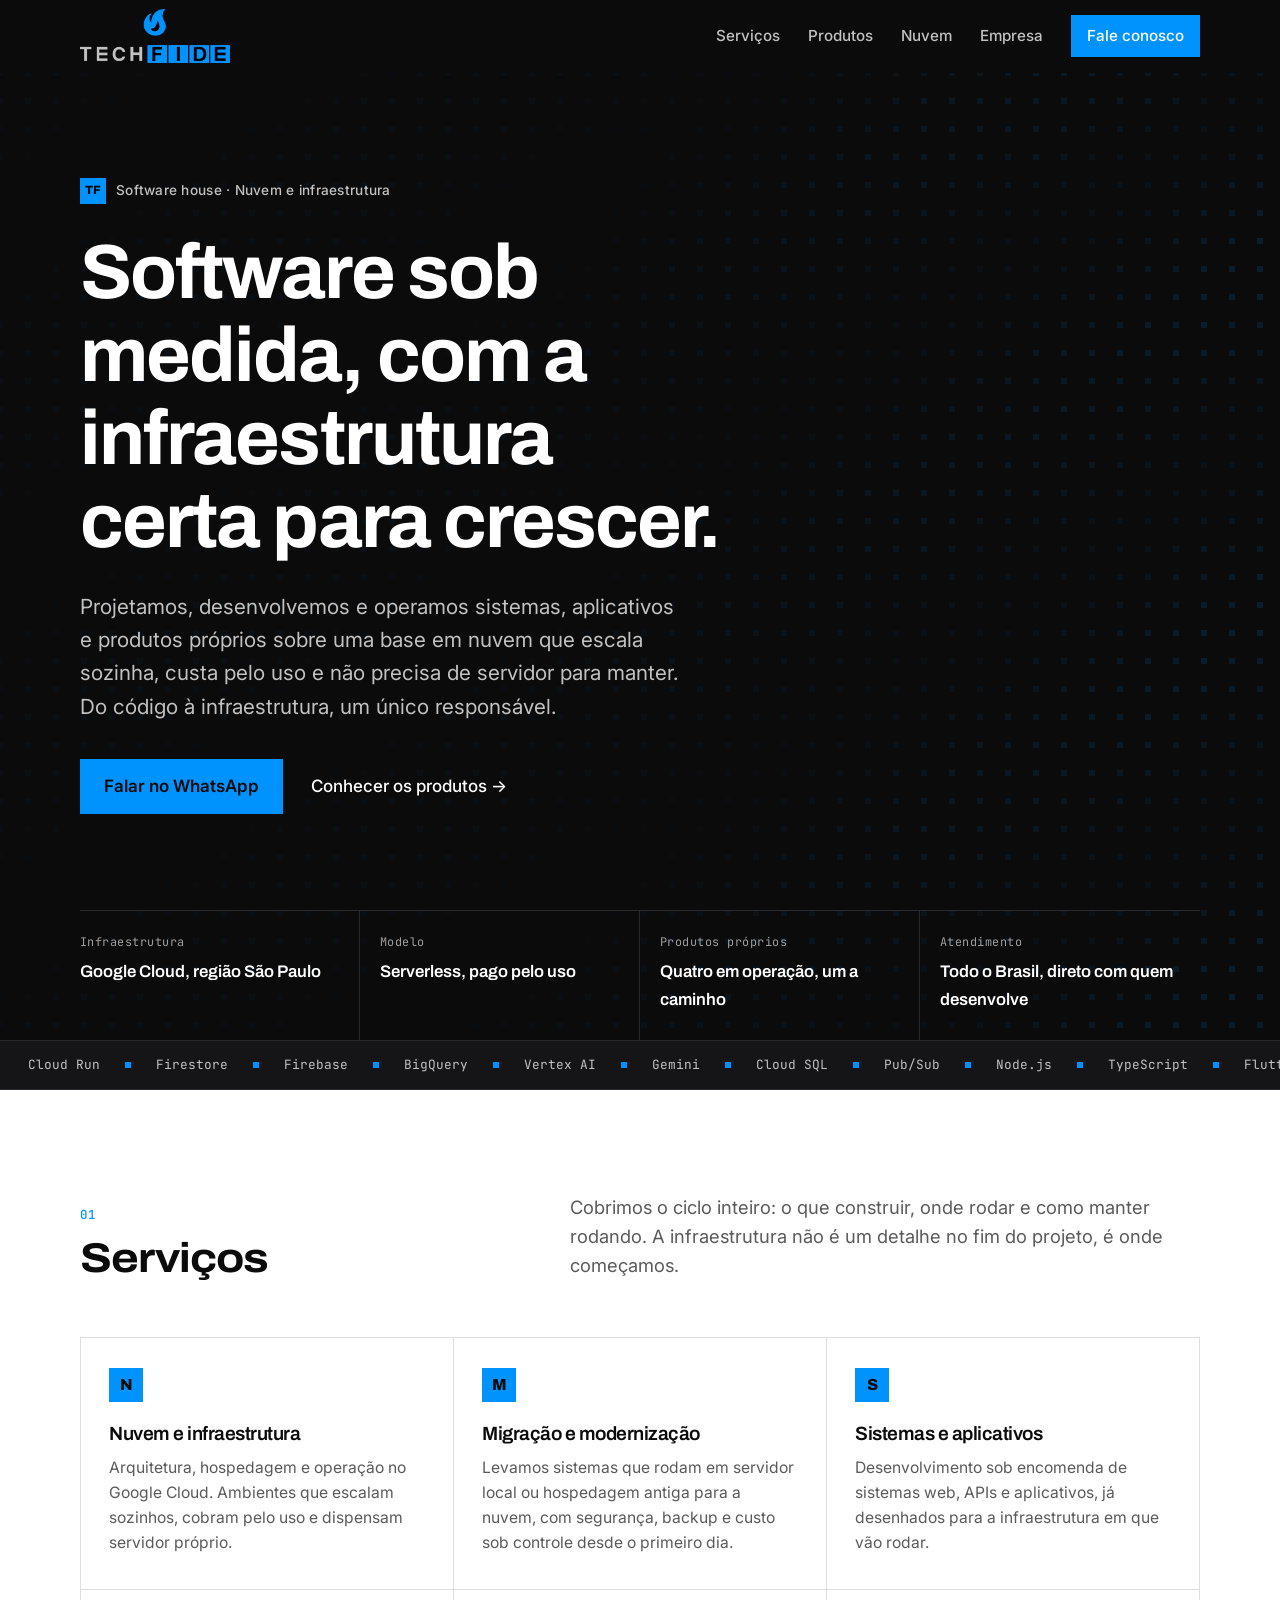
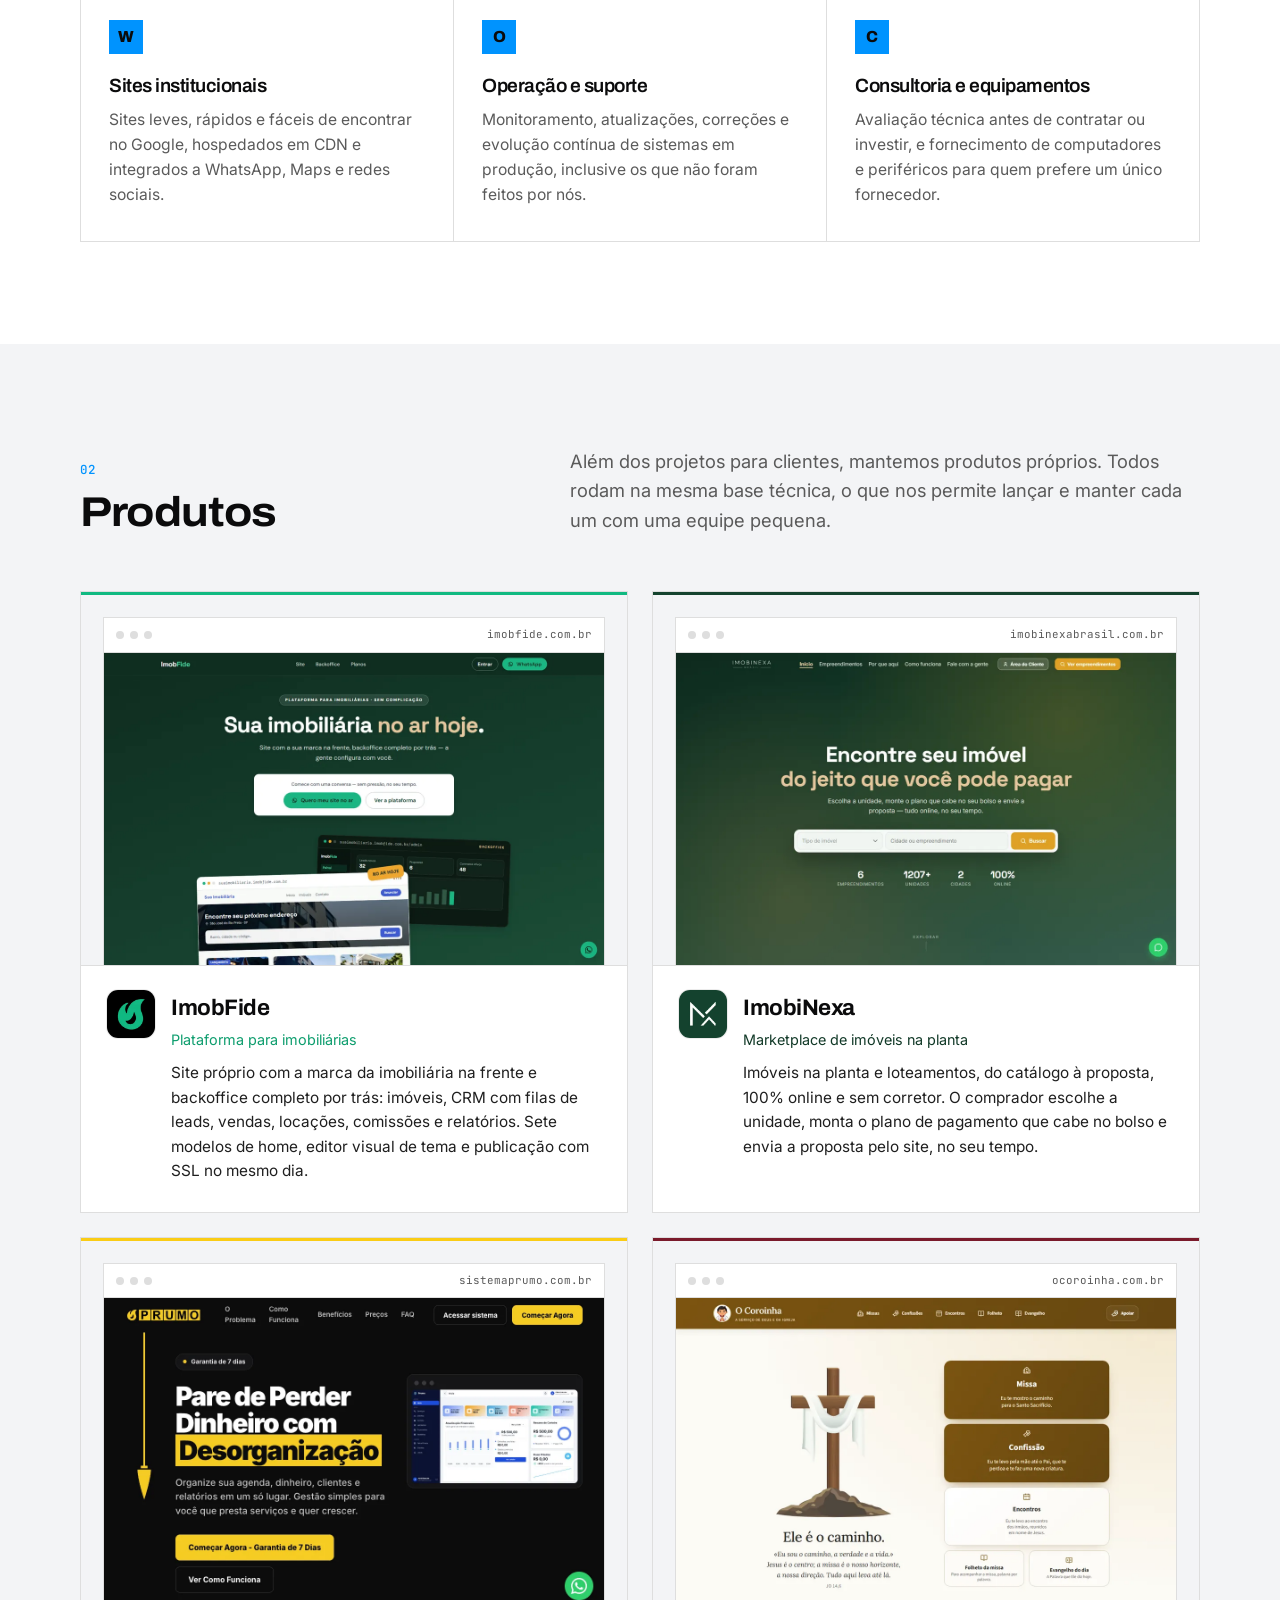
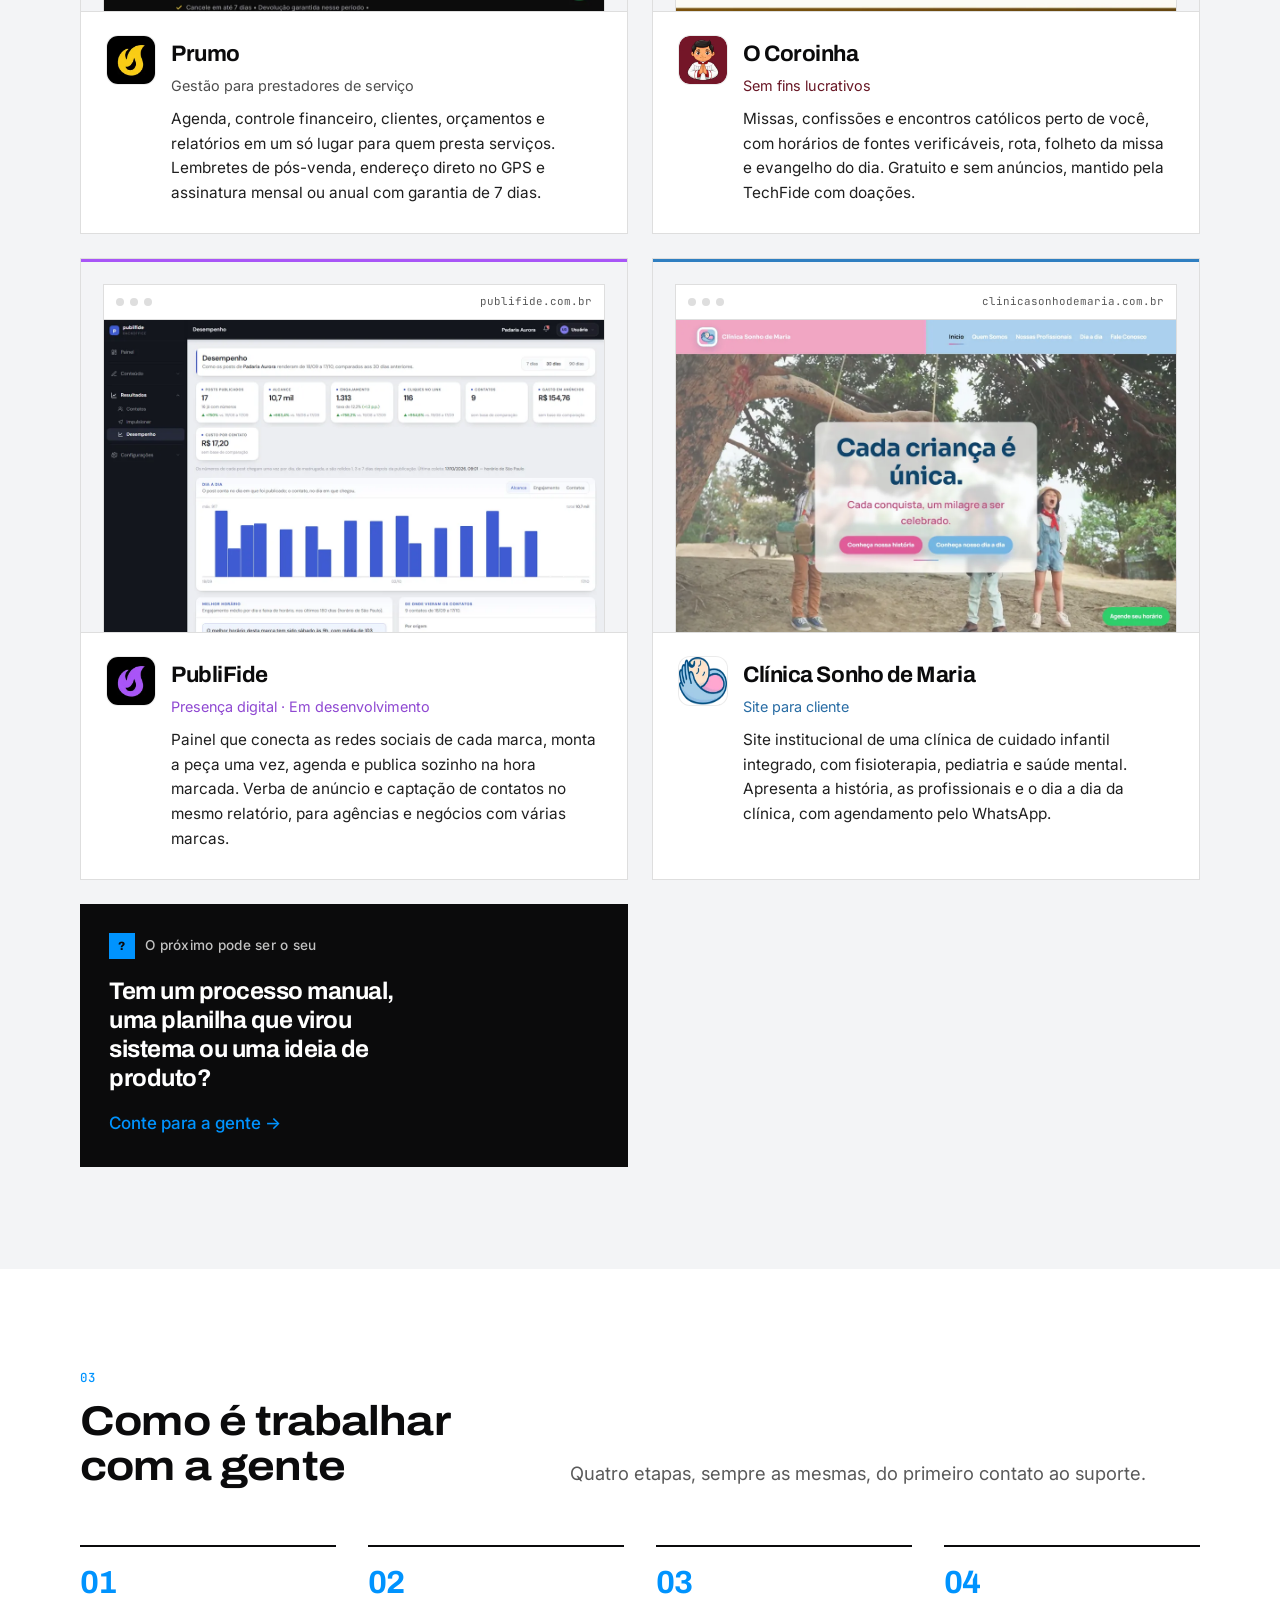
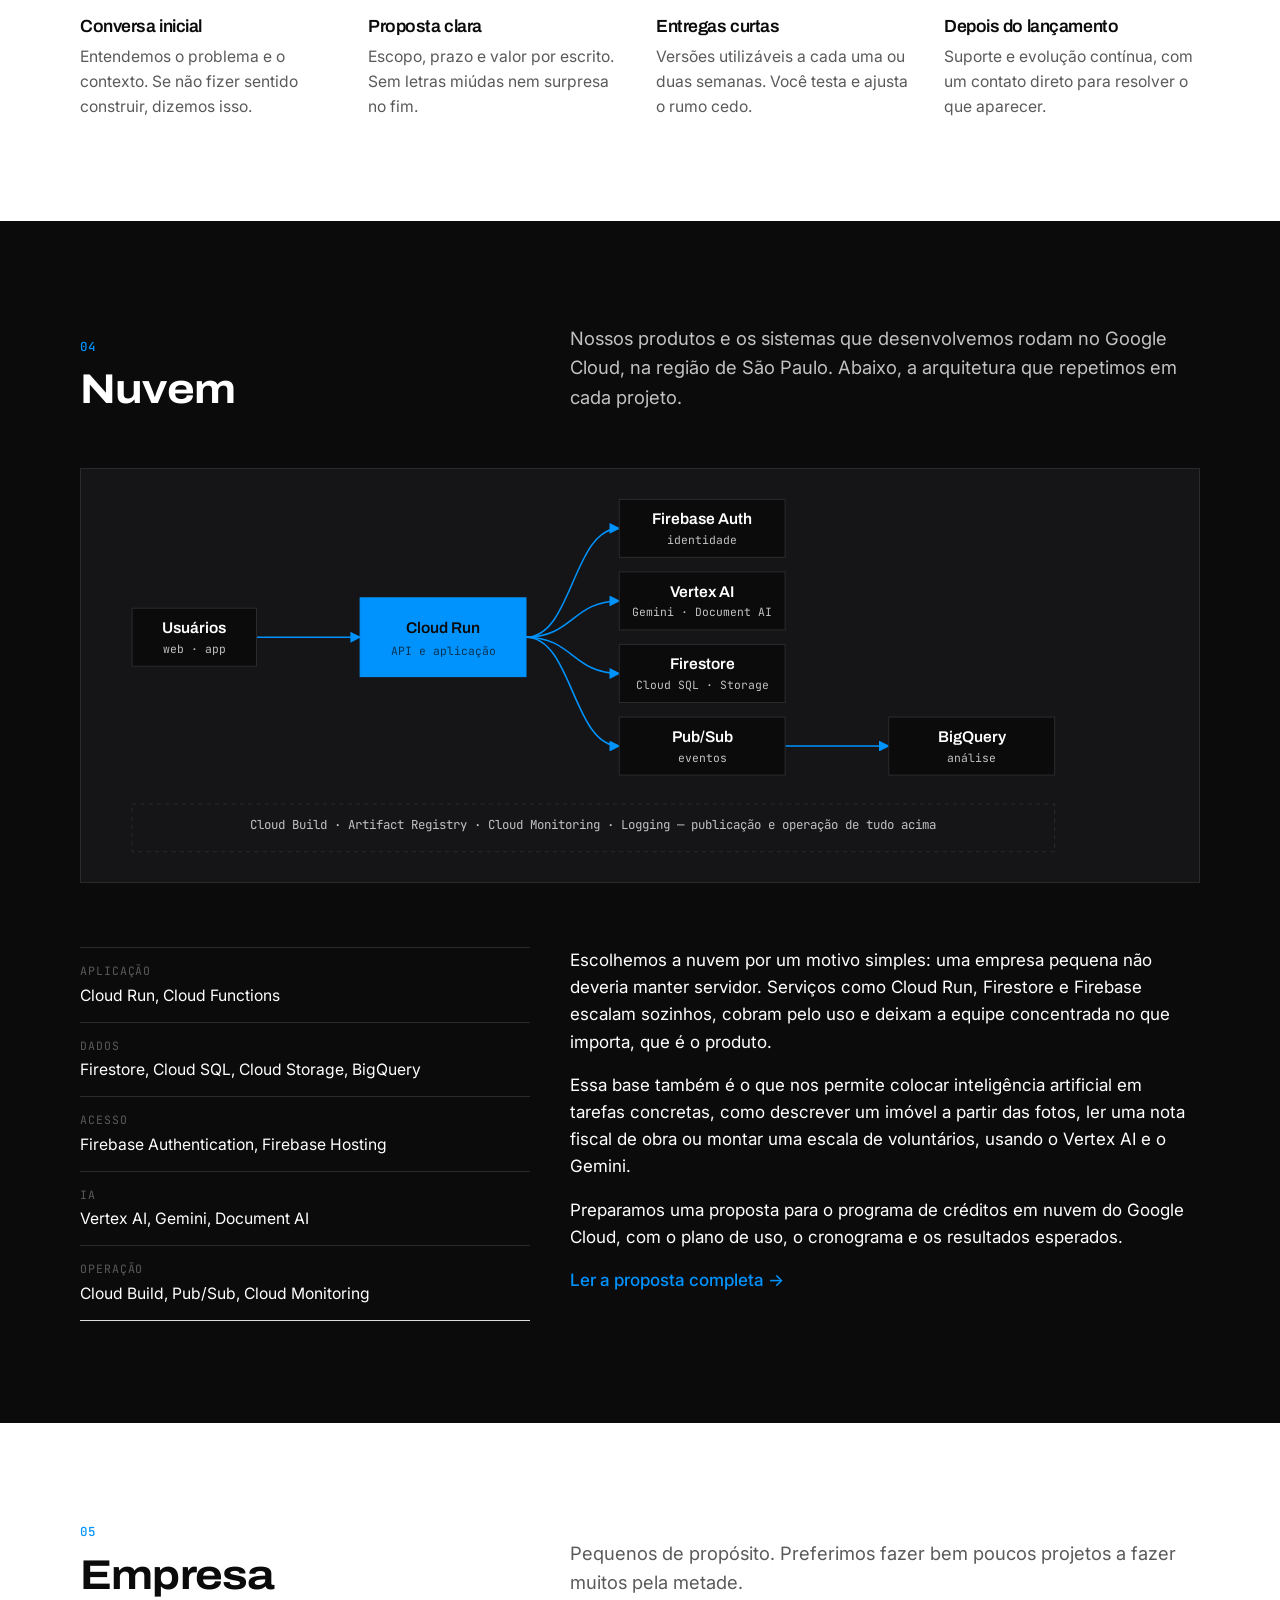
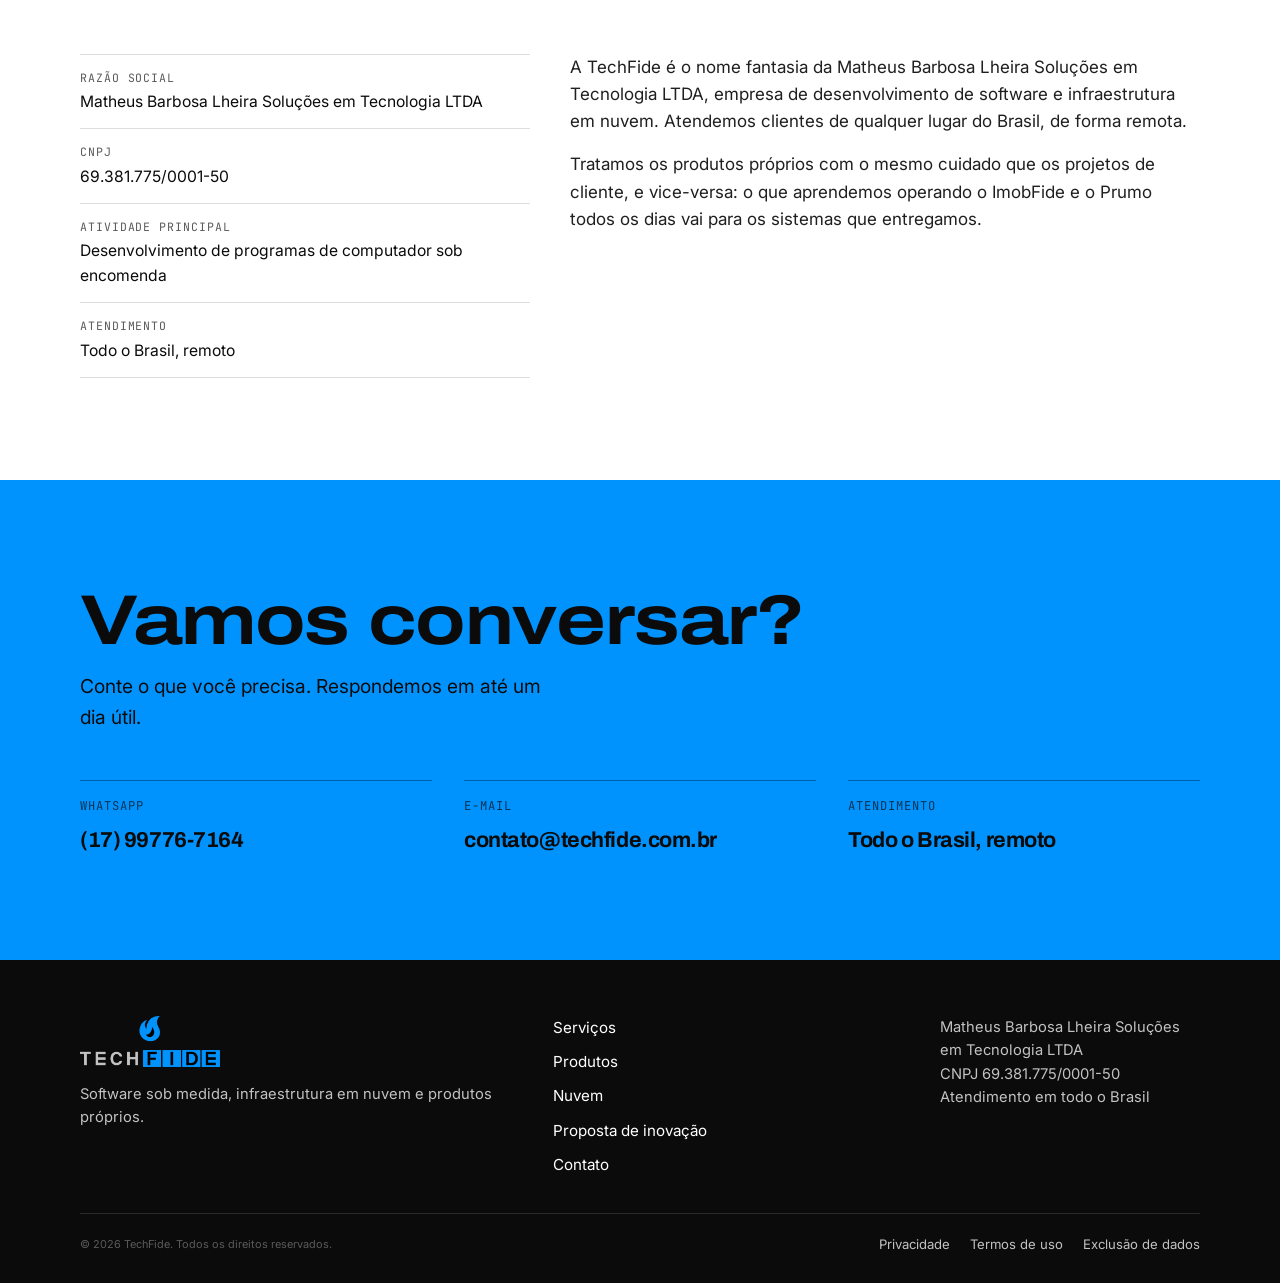
<file: index.html>
<!doctype html>
<html lang="pt-BR">
  <head>
    <meta charset="utf-8" />
    <meta name="viewport" content="width=device-width, initial-scale=1" />
    <title>TechFide — Software sob medida e infraestrutura em nuvem</title>
    <meta
      name="description"
      content="A TechFide projeta, desenvolve e opera sistemas, aplicativos e produtos próprios sobre infraestrutura em nuvem: escalável, paga pelo uso e sem servidor para manter."
    />
    <meta name="theme-color" content="#0b0b0c" />
    <meta name="robots" content="index, follow, max-image-preview:large" />
    <link rel="canonical" href="https://techfide.com.br/" />

    <meta property="og:type" content="website" />
    <meta property="og:locale" content="pt_BR" />
    <meta property="og:site_name" content="TechFide" />
    <meta property="og:title" content="TechFide — Software sob medida e infraestrutura em nuvem" />
    <meta
      property="og:description"
      content="Sistemas, aplicativos e produtos próprios sobre infraestrutura em nuvem que escala com o seu negócio."
    />
    <meta property="og:url" content="https://techfide.com.br/" />
    <meta property="og:image" content="https://techfide.com.br/assets/og-image.png" />
    <meta name="twitter:card" content="summary_large_image" />

    <link rel="icon" href="favicon.ico" sizes="any" />
    <link rel="icon" href="assets/favicon-192.png" type="image/png" sizes="192x192" />
    <link rel="apple-touch-icon" href="assets/apple-touch-icon.png" />

    <script type="application/ld+json">
      {
        "@context": "https://schema.org",
        "@type": "Organization",
        "name": "TechFide",
        "legalName": "Matheus Barbosa Lheira Soluções em Tecnologia LTDA",
        "taxID": "69.381.775/0001-50",
        "url": "https://techfide.com.br/",
        "logo": "https://techfide.com.br/assets/favicon-512.png",
        "email": "contato@techfide.com.br",
        "telephone": "+55 17 99776-7164",
        "areaServed": "BR"
      }
    </script>

    <link rel="preconnect" href="https://fonts.googleapis.com" />
    <link rel="preconnect" href="https://fonts.gstatic.com" crossorigin />
    <link
      href="https://fonts.googleapis.com/css2?family=Archivo:wdth,wght@62..125,400..800&family=Inter:wght@400;500;600&family=JetBrains+Mono:wght@400;500&display=swap"
      rel="stylesheet"
    />
    <link rel="stylesheet" href="styles.css" />
  </head>
  <body>
    <a class="skip-link" href="#conteudo">Pular para o conteúdo</a>

    <header class="topo">
      <div class="wrap topo-linha">
        <a class="marca" href="#inicio" aria-label="TechFide, início">
          <img src="assets/logo-full.webp" alt="TechFide" width="150" height="55" />
        </a>
        <button class="menu-botao" aria-expanded="false" aria-controls="menu" aria-label="Menu">Menu</button>
        <nav id="menu" class="menu" aria-label="Principal">
          <a href="#servicos">Serviços</a>
          <a href="#produtos">Produtos</a>
          <a href="#nuvem">Nuvem</a>
          <a href="#empresa">Empresa</a>
          <a class="menu-destaque" href="#contato">Fale conosco</a>
        </nav>
      </div>
    </header>

    <main id="conteudo">
      <!-- Abertura -->
      <section class="abertura" id="inicio">
        <canvas class="malha" aria-hidden="true"></canvas>
        <div class="wrap abertura-conteudo">
          <p class="rotulo rotulo-claro"><b>TF</b> Software house · Nuvem e infraestrutura</p>
          <h1>Software sob medida, com a infraestrutura certa para crescer.</h1>
          <p class="abertura-resumo">
            Projetamos, desenvolvemos e operamos sistemas, aplicativos e produtos próprios
            sobre uma base em nuvem que escala sozinha, custa pelo uso e não precisa de
            servidor para manter. Do código à infraestrutura, um único responsável.
          </p>
          <p class="abertura-links">
            <a class="botao" href="https://wa.me/5517997767164?text=Ol%C3%A1%2C%20TechFide.%20Quero%20conversar%20sobre%20um%20projeto." target="_blank" rel="noopener noreferrer">Falar no WhatsApp</a>
            <a class="seta seta-clara" href="#produtos">Conhecer os produtos</a>
          </p>
        </div>
        <div class="wrap fatos">
          <div><span>Infraestrutura</span><strong>Google Cloud, região São Paulo</strong></div>
          <div><span>Modelo</span><strong>Serverless, pago pelo uso</strong></div>
          <div><span>Produtos próprios</span><strong>Quatro em operação, um a caminho</strong></div>
          <div><span>Atendimento</span><strong>Todo o Brasil, direto com quem desenvolve</strong></div>
        </div>
      </section>

      <!-- Faixa de tecnologias -->
      <div class="faixa" aria-label="Tecnologias que usamos">
        <div class="faixa-trilho">
          <ul>
            <li>Cloud Run</li><li>Firestore</li><li>Firebase</li><li>BigQuery</li><li>Vertex AI</li>
            <li>Gemini</li><li>Cloud SQL</li><li>Pub/Sub</li><li>Node.js</li><li>TypeScript</li>
            <li>Flutter</li><li>PostgreSQL</li><li>Terraform</li><li>Cloud Build</li>
          </ul>
          <ul aria-hidden="true">
            <li>Cloud Run</li><li>Firestore</li><li>Firebase</li><li>BigQuery</li><li>Vertex AI</li>
            <li>Gemini</li><li>Cloud SQL</li><li>Pub/Sub</li><li>Node.js</li><li>TypeScript</li>
            <li>Flutter</li><li>PostgreSQL</li><li>Terraform</li><li>Cloud Build</li>
          </ul>
        </div>
      </div>

      <!-- Serviços -->
      <section class="bloco" id="servicos">
        <div class="wrap cabecalho surge">
          <h2><small>01</small>Serviços</h2>
          <p>
            Cobrimos o ciclo inteiro: o que construir, onde rodar e como manter rodando. A
            infraestrutura não é um detalhe no fim do projeto, é onde começamos.
          </p>
        </div>
        <div class="wrap">
          <ol class="servicos">
            <li class="surge">
              <span class="caixa">N</span>
              <h3>Nuvem e infraestrutura</h3>
              <p>
                Arquitetura, hospedagem e operação no Google Cloud. Ambientes que escalam
                sozinhos, cobram pelo uso e dispensam servidor próprio.
              </p>
            </li>
            <li class="surge">
              <span class="caixa">M</span>
              <h3>Migração e modernização</h3>
              <p>
                Levamos sistemas que rodam em servidor local ou hospedagem antiga para a nuvem,
                com segurança, backup e custo sob controle desde o primeiro dia.
              </p>
            </li>
            <li class="surge">
              <span class="caixa">S</span>
              <h3>Sistemas e aplicativos</h3>
              <p>
                Desenvolvimento sob encomenda de sistemas web, APIs e aplicativos, já desenhados
                para a infraestrutura em que vão rodar.
              </p>
            </li>
            <li class="surge">
              <span class="caixa">W</span>
              <h3>Sites institucionais</h3>
              <p>
                Sites leves, rápidos e fáceis de encontrar no Google, hospedados em CDN e
                integrados a WhatsApp, Maps e redes sociais.
              </p>
            </li>
            <li class="surge">
              <span class="caixa">O</span>
              <h3>Operação e suporte</h3>
              <p>
                Monitoramento, atualizações, correções e evolução contínua de sistemas em
                produção, inclusive os que não foram feitos por nós.
              </p>
            </li>
            <li class="surge">
              <span class="caixa">C</span>
              <h3>Consultoria e equipamentos</h3>
              <p>
                Avaliação técnica antes de contratar ou investir, e fornecimento de computadores
                e periféricos para quem prefere um único fornecedor.
              </p>
            </li>
          </ol>
        </div>
      </section>

      <!-- Produtos -->
      <section class="bloco bloco-cinza" id="produtos">
        <div class="wrap cabecalho surge">
          <h2><small>02</small>Produtos</h2>
          <p>
            Além dos projetos para clientes, mantemos produtos próprios. Todos rodam na mesma base
            técnica, o que nos permite lançar e manter cada um com uma equipe pequena.
          </p>
        </div>
        <div class="wrap">
          <ul class="produtos">
            <!-- ImobFide -->
            <li class="produto surge" id="imobfide" style="--cor: #10B981; --cor-texto: #10B981">
              <a href="https://imobfide.com.br" target="_blank" rel="noopener noreferrer">
                <div class="tela" aria-hidden="true">
                  <div class="tela-barra"><i></i><i></i><i></i><span>imobfide.com.br</span></div>
                  <img class="print" src="assets/produtos/imobfide.webp" width="1120" height="700" alt="" loading="lazy" decoding="async">
                </div>
                <div class="produto-texto">
                  <img class="marca" src="assets/produtos/icones/imobfide.webp" width="48" height="48" alt="Logo ImobFide" loading="lazy" decoding="async">
                  <div>
                    <strong>ImobFide</strong>
                    <em>Plataforma para imobiliárias</em>
                    <p>Site próprio com a marca da imobiliária na frente e backoffice completo por trás: imóveis, CRM com filas de leads, vendas, locações, comissões e relatórios. Sete modelos de home, editor visual de tema e publicação com SSL no mesmo dia.</p>
                  </div>
                </div>
              </a>
            </li>

            <!-- ImobiNexa -->
            <li class="produto surge" id="imobinexa" style="--cor: #14432E; --cor-texto: #14432E">
              <a href="https://imobinexabrasil.com.br" target="_blank" rel="noopener noreferrer">
                <div class="tela" aria-hidden="true">
                  <div class="tela-barra"><i></i><i></i><i></i><span>imobinexabrasil.com.br</span></div>
                  <img class="print" src="assets/produtos/imobinexa.webp" width="1120" height="700" alt="" loading="lazy" decoding="async">
                </div>
                <div class="produto-texto">
                  <img class="marca" src="assets/produtos/icones/imobinexa.webp" width="48" height="48" alt="Logo ImobiNexa" loading="lazy" decoding="async">
                  <div>
                    <strong>ImobiNexa</strong>
                    <em>Marketplace de imóveis na planta</em>
                    <p>Imóveis na planta e loteamentos, do catálogo à proposta, 100% online e sem corretor. O comprador escolhe a unidade, monta o plano de pagamento que cabe no bolso e envia a proposta pelo site, no seu tempo.</p>
                  </div>
                </div>
              </a>
            </li>

            <!-- Prumo -->
            <li class="produto surge" id="prumo" style="--cor: #FACC15">
              <a href="https://sistemaprumo.com.br" target="_blank" rel="noopener noreferrer">
                <div class="tela" aria-hidden="true">
                  <div class="tela-barra"><i></i><i></i><i></i><span>sistemaprumo.com.br</span></div>
                  <img class="print" src="assets/produtos/prumo.webp" width="1120" height="700" alt="" loading="lazy" decoding="async">
                </div>
                <div class="produto-texto">
                  <img class="marca" src="assets/produtos/icones/prumo.webp" width="48" height="48" alt="Logo Prumo" loading="lazy" decoding="async">
                  <div>
                    <strong>Prumo</strong>
                    <em>Gestão para prestadores de serviço</em>
                    <p>Agenda, controle financeiro, clientes, orçamentos e relatórios em um só lugar para quem presta serviços. Lembretes de pós-venda, endereço direto no GPS e assinatura mensal ou anual com garantia de 7 dias.</p>
                  </div>
                </div>
              </a>
            </li>

            <!-- O Coroinha -->
            <li class="produto surge social" id="ocoroinha" style="--cor: #7A1A2B; --cor-texto: #7A1A2B">
              <a href="https://ocoroinha.com.br" target="_blank" rel="noopener noreferrer">
                <div class="tela" aria-hidden="true">
                  <div class="tela-barra"><i></i><i></i><i></i><span>ocoroinha.com.br</span></div>
                  <img class="print" src="assets/produtos/ocoroinha.webp" width="1120" height="700" alt="" loading="lazy" decoding="async">
                </div>
                <div class="produto-texto">
                  <img class="marca" src="assets/produtos/icones/ocoroinha.webp" width="48" height="48" alt="Logo O Coroinha" loading="lazy" decoding="async">
                  <div>
                    <strong>O Coroinha</strong>
                    <em>Sem fins lucrativos</em>
                    <p>Missas, confissões e encontros católicos perto de você, com horários de fontes verificáveis, rota, folheto da missa e evangelho do dia. Gratuito e sem anúncios, mantido pela TechFide com doações.</p>
                  </div>
                </div>
              </a>
            </li>

            <!-- PubliFide -->
            <li class="produto surge" id="publifide" style="--cor: #A855F7; --cor-texto: #A855F7">
              <a href="https://publifide.com.br" target="_blank" rel="noopener noreferrer">
                <div class="tela" aria-hidden="true">
                  <div class="tela-barra"><i></i><i></i><i></i><span>publifide.com.br</span></div>
                  <img class="print" src="assets/produtos/publifide.webp" width="1120" height="700" alt="" loading="lazy" decoding="async">
                </div>
                <div class="produto-texto">
                  <img class="marca" src="assets/produtos/icones/publifide.webp" width="48" height="48" alt="Logo PubliFide" loading="lazy" decoding="async">
                  <div>
                    <strong>PubliFide</strong>
                    <em>Presença digital · Em desenvolvimento</em>
                    <p>Painel que conecta as redes sociais de cada marca, monta a peça uma vez, agenda e publica sozinho na hora marcada. Verba de anúncio e captação de contatos no mesmo relatório, para agências e negócios com várias marcas.</p>
                  </div>
                </div>
              </a>
            </li>

            <!-- Clínica Sonho de Maria -->
            <li class="produto surge" id="sonhodemaria" style="--cor: #2F7FC1; --cor-texto: #2F7FC1">
              <a href="https://clinicasonhodemaria.com.br/" target="_blank" rel="noopener noreferrer">
                <div class="tela" aria-hidden="true">
                  <div class="tela-barra"><i></i><i></i><i></i><span>clinicasonhodemaria.com.br</span></div>
                  <img class="print" src="assets/produtos/sonhodemaria.webp" width="1120" height="700" alt="" loading="lazy" decoding="async">
                </div>
                <div class="produto-texto">
                  <img class="marca" src="assets/produtos/icones/sonhodemaria.webp" width="48" height="48" alt="Logo Clínica Sonho de Maria" loading="lazy" decoding="async">
                  <div>
                    <strong>Clínica Sonho de Maria</strong>
                    <em>Site para cliente</em>
                    <p>Site institucional de uma clínica de cuidado infantil integrado, com fisioterapia, pediatria e saúde mental. Apresenta a história, as profissionais e o dia a dia da clínica, com agendamento pelo WhatsApp.</p>
                  </div>
                </div>
              </a>
            </li>

            <!-- Seu projeto -->
            <li class="produto produto-convite surge">
              <a href="#contato">
                <div class="convite">
                  <p class="rotulo"><b>?</b> O próximo pode ser o seu</p>
                  <strong>Tem um processo manual, uma planilha que virou sistema ou uma ideia de produto?</strong>
                  <span class="seta">Conte para a gente</span>
                </div>
              </a>
            </li>
          </ul>
        </div>
      </section>

      <!-- Método -->
      <section class="bloco" id="metodo">
        <div class="wrap cabecalho surge">
          <h2><small>03</small>Como é trabalhar com a gente</h2>
          <p>Quatro etapas, sempre as mesmas, do primeiro contato ao suporte.</p>
        </div>
        <div class="wrap">
          <ol class="etapas">
            <li class="surge">
              <h3>Conversa inicial</h3>
              <p>Entendemos o problema e o contexto. Se não fizer sentido construir, dizemos isso.</p>
            </li>
            <li class="surge">
              <h3>Proposta clara</h3>
              <p>Escopo, prazo e valor por escrito. Sem letras miúdas nem surpresa no fim.</p>
            </li>
            <li class="surge">
              <h3>Entregas curtas</h3>
              <p>Versões utilizáveis a cada uma ou duas semanas. Você testa e ajusta o rumo cedo.</p>
            </li>
            <li class="surge">
              <h3>Depois do lançamento</h3>
              <p>Suporte e evolução contínua, com um contato direto para resolver o que aparecer.</p>
            </li>
          </ol>
        </div>
      </section>

      <!-- Nuvem -->
      <section class="bloco bloco-preto" id="nuvem">
        <div class="wrap cabecalho surge">
          <h2><small>04</small>Nuvem</h2>
          <p>
            Nossos produtos e os sistemas que desenvolvemos rodam no Google Cloud, na região de
            São Paulo. Abaixo, a arquitetura que repetimos em cada projeto.
          </p>
        </div>
        <div class="wrap">
          <figure class="arquitetura surge">
            <svg viewBox="0 0 1040 360" role="img" aria-labelledby="arq-titulo">
              <title id="arq-titulo">Arquitetura: usuários acessam a aplicação no Cloud Run, que usa Firebase Auth, Vertex AI, Firestore e Pub/Sub; eventos alimentam o BigQuery; Cloud Build e Cloud Monitoring cobrem publicação e operação.</title>
              <defs>
                <marker id="ponta" viewBox="0 0 10 10" refX="9" refY="5" markerWidth="7" markerHeight="7" orient="auto-start-reverse">
                  <path d="M0 0 L10 5 L0 10 z" fill="#0093fe" />
                </marker>
              </defs>
              <g class="fluxo" fill="none" stroke="#0093fe" stroke-width="1.5" marker-end="url(#ponta)">
                <path d="M150 143 H250" />
                <path d="M410 143 C 455 143, 455 38, 500 38" />
                <path d="M410 143 C 455 143, 455 108, 500 108" />
                <path d="M410 143 C 455 143, 455 178, 500 178" />
                <path d="M410 143 C 455 143, 455 248, 500 248" />
                <path d="M660 248 H760" />
              </g>
              <g class="no">
                <rect x="30" y="115" width="120" height="56" /><text x="90" y="139">Usuários</text><text x="90" y="158" class="sub">web · app</text>
              </g>
              <g class="no no-azul">
                <rect x="250" y="105" width="160" height="76" /><text x="330" y="139">Cloud Run</text><text x="330" y="160" class="sub">API e aplicação</text>
              </g>
              <g class="no">
                <rect x="500" y="10" width="160" height="56" /><text x="580" y="34">Firebase Auth</text><text x="580" y="53" class="sub">identidade</text>
              </g>
              <g class="no">
                <rect x="500" y="80" width="160" height="56" /><text x="580" y="104">Vertex AI</text><text x="580" y="123" class="sub">Gemini · Document AI</text>
              </g>
              <g class="no">
                <rect x="500" y="150" width="160" height="56" /><text x="580" y="174">Firestore</text><text x="580" y="193" class="sub">Cloud SQL · Storage</text>
              </g>
              <g class="no">
                <rect x="500" y="220" width="160" height="56" /><text x="580" y="244">Pub/Sub</text><text x="580" y="263" class="sub">eventos</text>
              </g>
              <g class="no">
                <rect x="760" y="220" width="160" height="56" /><text x="840" y="244">BigQuery</text><text x="840" y="263" class="sub">análise</text>
              </g>
              <g class="no no-trilho">
                <rect x="30" y="304" width="890" height="46" /><text x="475" y="328" class="sub">Cloud Build · Artifact Registry · Cloud Monitoring · Logging — publicação e operação de tudo acima</text>
              </g>
            </svg>
          </figure>
        </div>
        <div class="wrap colunas">
          <div class="prosa surge">
            <p>
              Escolhemos a nuvem por um motivo simples: uma empresa pequena não deveria manter
              servidor. Serviços como Cloud Run, Firestore e Firebase escalam sozinhos, cobram pelo
              uso e deixam a equipe concentrada no que importa, que é o produto.
            </p>
            <p>
              Essa base também é o que nos permite colocar inteligência artificial em tarefas
              concretas, como descrever um imóvel a partir das fotos, ler uma nota fiscal de obra ou
              montar uma escala de voluntários, usando o Vertex AI e o Gemini.
            </p>
            <p>
              Preparamos uma proposta para o programa de créditos em nuvem do Google Cloud, com o
              plano de uso, o cronograma e os resultados esperados.
            </p>
            <p><a class="seta" href="proposta-cloud.html">Ler a proposta completa</a></p>
          </div>
          <dl class="ficha surge">
            <div><dt>Aplicação</dt><dd>Cloud Run, Cloud Functions</dd></div>
            <div><dt>Dados</dt><dd>Firestore, Cloud SQL, Cloud Storage, BigQuery</dd></div>
            <div><dt>Acesso</dt><dd>Firebase Authentication, Firebase Hosting</dd></div>
            <div><dt>IA</dt><dd>Vertex AI, Gemini, Document AI</dd></div>
            <div><dt>Operação</dt><dd>Cloud Build, Pub/Sub, Cloud Monitoring</dd></div>
          </dl>
        </div>
      </section>

      <!-- Empresa -->
      <section class="bloco" id="empresa">
        <div class="wrap cabecalho surge">
          <h2><small>05</small>Empresa</h2>
          <p>Pequenos de propósito. Preferimos fazer bem poucos projetos a fazer muitos pela metade.</p>
        </div>
        <div class="wrap colunas">
          <div class="prosa surge">
            <p>
              A TechFide é o nome fantasia da Matheus Barbosa Lheira Soluções em Tecnologia LTDA,
              empresa de desenvolvimento de software e infraestrutura em nuvem. Atendemos
              clientes de qualquer lugar do Brasil, de forma remota.
            </p>
            <p>
              Tratamos os produtos próprios com o mesmo cuidado que os projetos de cliente, e
              vice-versa: o que aprendemos operando o ImobFide e o Prumo todos os dias vai para
              os sistemas que entregamos.
            </p>
          </div>
          <dl class="ficha surge">
            <div><dt>Razão social</dt><dd>Matheus Barbosa Lheira Soluções em Tecnologia LTDA</dd></div>
            <div><dt>CNPJ</dt><dd>69.381.775/0001-50</dd></div>
            <div><dt>Atividade principal</dt><dd>Desenvolvimento de programas de computador sob encomenda</dd></div>
            <div><dt>Atendimento</dt><dd>Todo o Brasil, remoto</dd></div>
          </dl>
        </div>
      </section>

      <!-- Contato -->
      <section class="bloco contato" id="contato">
        <div class="wrap">
          <h2 class="surge">Vamos conversar?</h2>
          <p class="contato-texto surge">Conte o que você precisa. Respondemos em até um dia útil.</p>
          <ul class="contato-lista">
            <li class="surge">
              <span>WhatsApp</span>
              <a href="https://wa.me/5517997767164?text=Ol%C3%A1%2C%20TechFide.%20Quero%20conversar%20sobre%20um%20projeto." target="_blank" rel="noopener noreferrer">(17) 99776-7164</a>
            </li>
            <li class="surge">
              <span>E-mail</span>
              <a href="mailto:contato@techfide.com.br">contato@techfide.com.br</a>
            </li>
            <li class="surge">
              <span>Atendimento</span>
              <strong>Todo o Brasil, remoto</strong>
            </li>
          </ul>
        </div>
      </section>
    </main>

    <footer class="rodape">
      <div class="wrap rodape-grade">
        <div>
          <img src="assets/logo-full.webp" alt="TechFide" width="140" height="51" loading="lazy" />
          <p>Software sob medida, infraestrutura em nuvem e produtos próprios.</p>
        </div>
        <nav aria-label="Rodapé">
          <a href="#servicos">Serviços</a>
          <a href="#produtos">Produtos</a>
          <a href="#nuvem">Nuvem</a>
          <a href="proposta-cloud.html">Proposta de inovação</a>
          <a href="#contato">Contato</a>
        </nav>
        <div class="rodape-empresa">
          <p>Matheus Barbosa Lheira Soluções em Tecnologia LTDA</p>
          <p>CNPJ 69.381.775/0001-50</p>
          <p>Atendimento em todo o Brasil</p>
        </div>
      </div>
      <div class="wrap rodape-base">
        <small>© <span id="ano">2026</span> TechFide. Todos os direitos reservados.</small>
        <nav class="rodape-legal" aria-label="Documentos legais">
          <a href="/privacidade/">Privacidade</a>
          <a href="/termos/">Termos de uso</a>
          <a href="/exclusao-de-dados/">Exclusão de dados</a>
        </nav>
      </div>
    </footer>

    <script src="script.js"></script>
  </body>
</html>
</file>
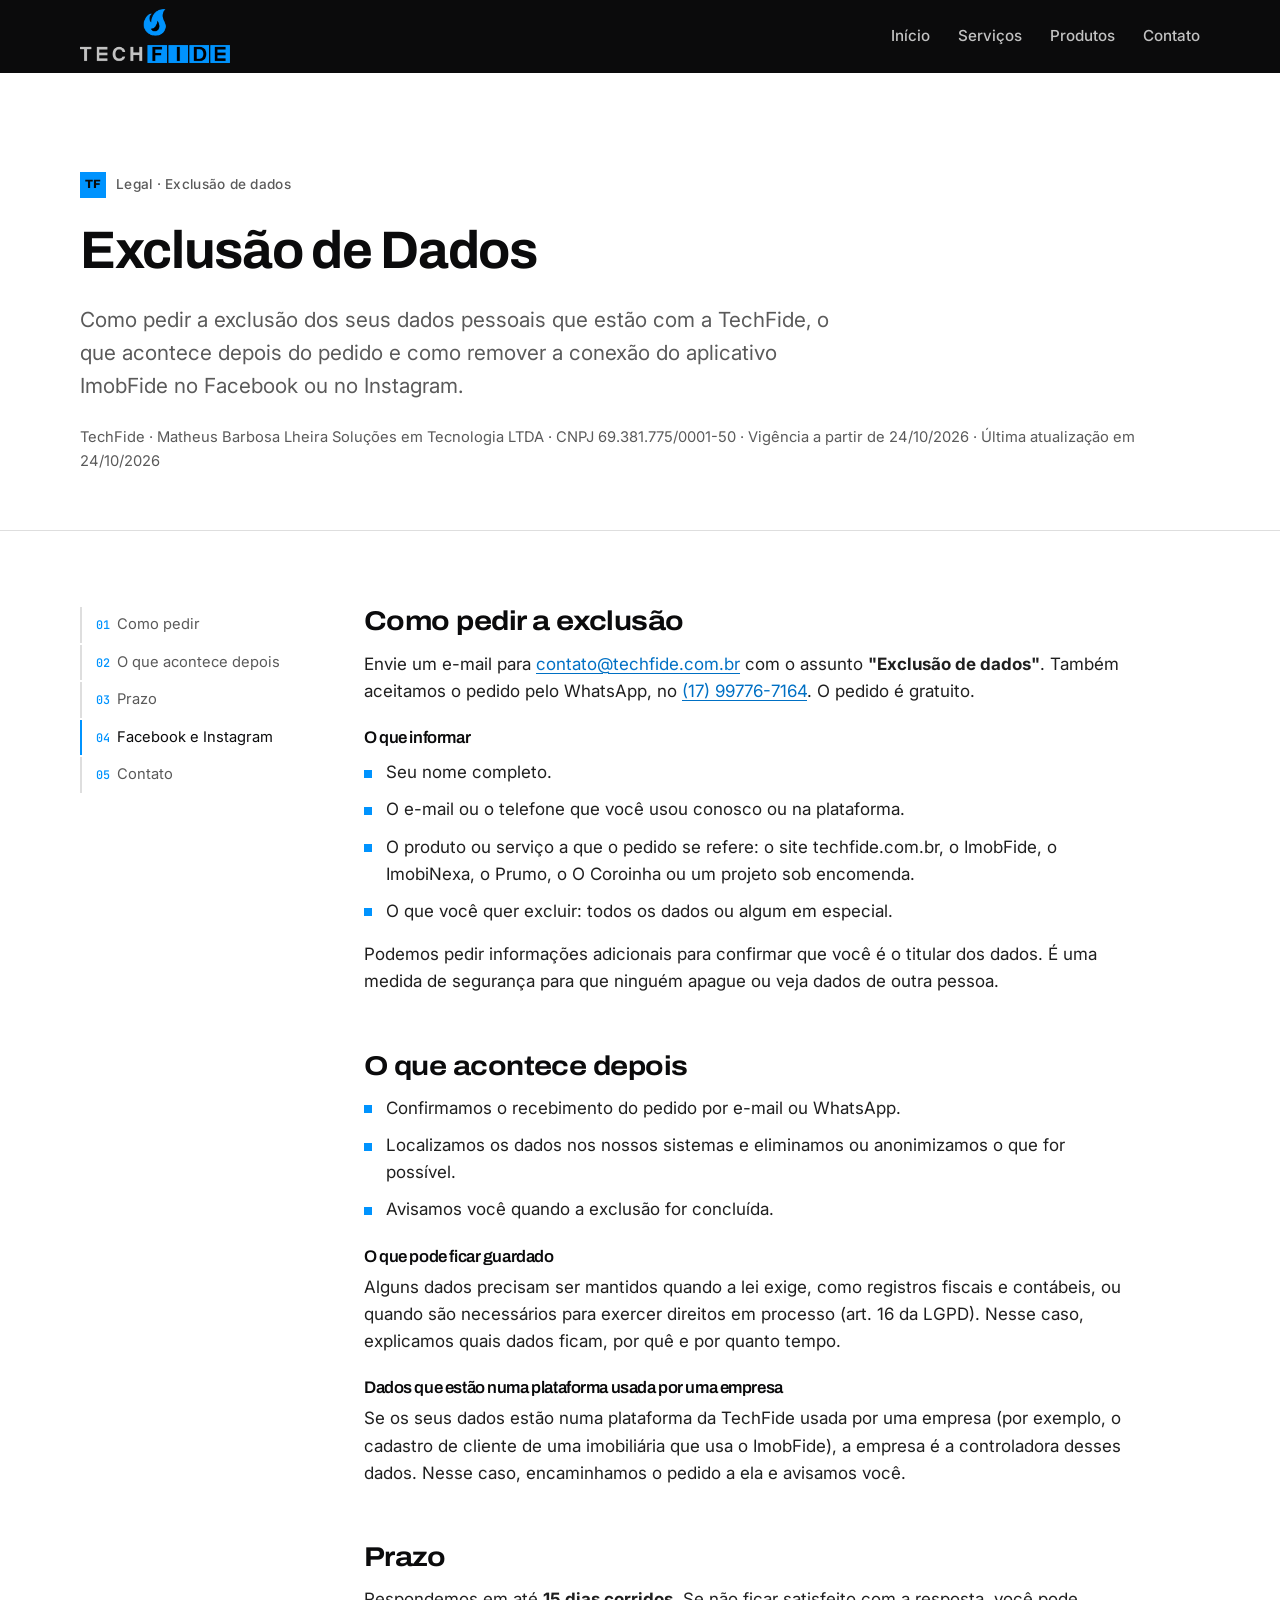
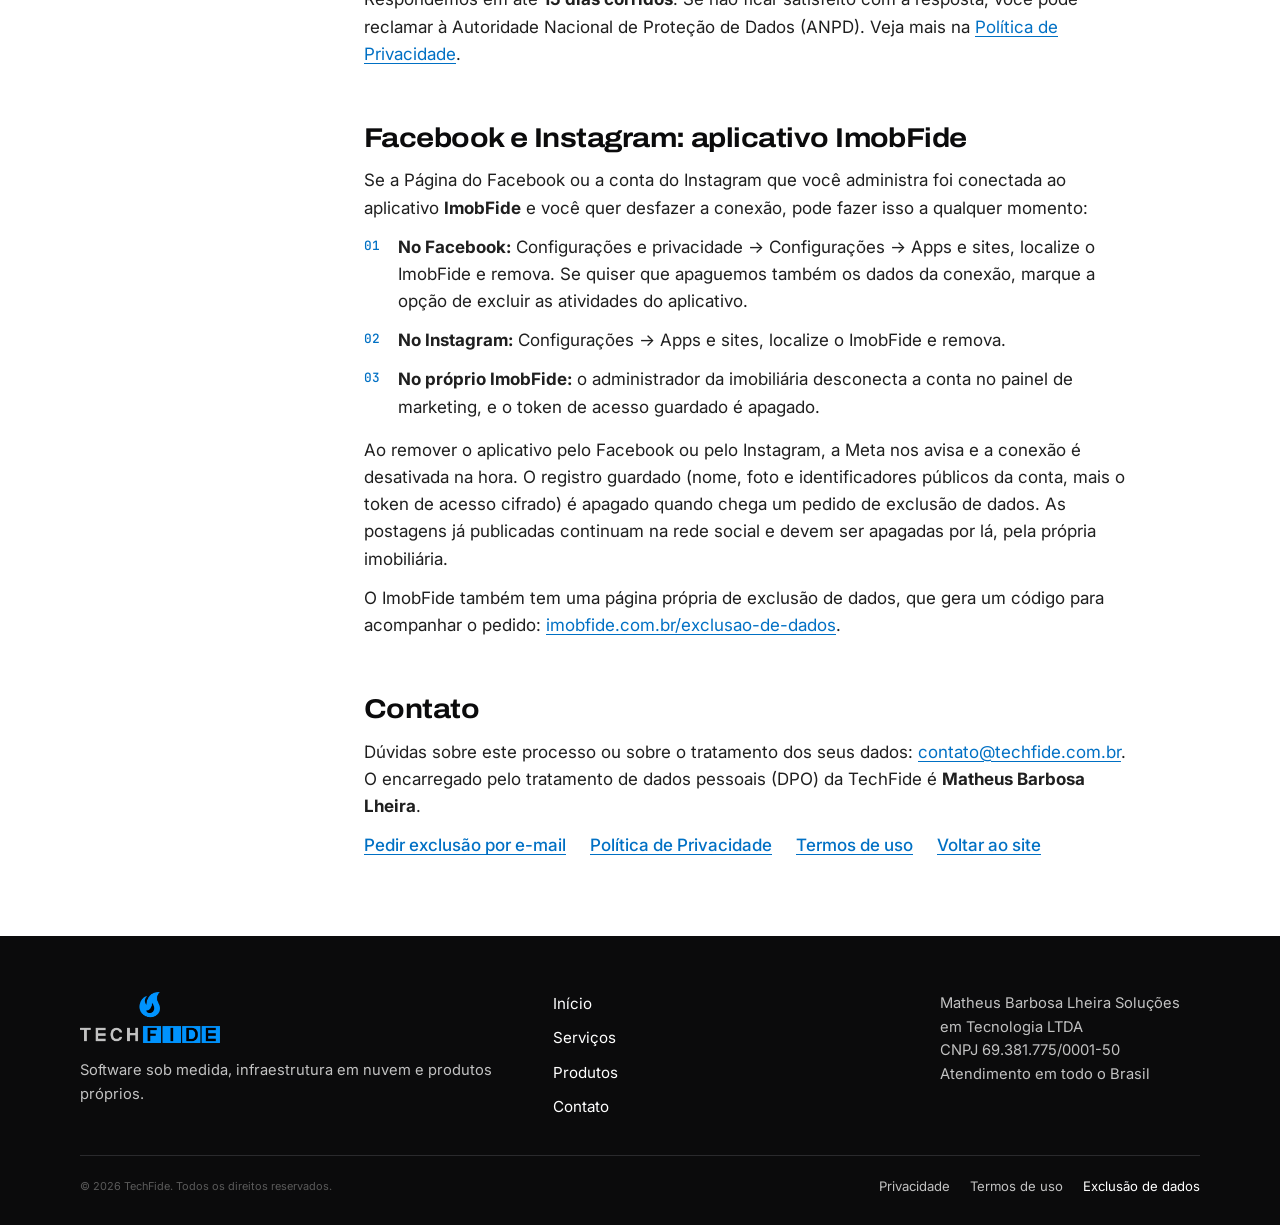
<file: exclusao-de-dados/index.html>
<!doctype html>
<html lang="pt-BR">
  <head>
    <meta charset="utf-8" />
    <meta name="viewport" content="width=device-width, initial-scale=1" />
    <title>Exclusão de Dados — TechFide</title>
    <meta
      name="description"
      content="Como pedir a exclusão dos seus dados pessoais que estão com a TechFide, o que acontece depois do pedido e como remover a conexão do aplicativo ImobFide no Facebook ou no Instagram."
    />
    <meta name="theme-color" content="#ffffff" />
    <meta name="robots" content="index, follow" />
    <link rel="canonical" href="https://techfide.com.br/exclusao-de-dados/" />
    <meta property="og:type" content="article" />
    <meta property="og:locale" content="pt_BR" />
    <meta property="og:site_name" content="TechFide" />
    <meta property="og:title" content="Exclusão de Dados — TechFide" />
    <meta property="og:url" content="https://techfide.com.br/exclusao-de-dados/" />
    <meta property="og:image" content="https://techfide.com.br/assets/og-image.png" />
    <link rel="icon" href="/favicon.ico" sizes="any" />
    <link rel="icon" href="/assets/favicon-192.png" type="image/png" sizes="192x192" />
    <link rel="apple-touch-icon" href="/assets/apple-touch-icon.png" />
    <link rel="preconnect" href="https://fonts.googleapis.com" />
    <link rel="preconnect" href="https://fonts.gstatic.com" crossorigin />
    <link
      href="https://fonts.googleapis.com/css2?family=Archivo:wdth,wght@62..125,400..800&family=Inter:wght@400;500;600&family=JetBrains+Mono:wght@400;500&display=swap"
      rel="stylesheet"
    />
    <link rel="stylesheet" href="/styles.css" />
  </head>
  <body>
    <a class="skip-link" href="#conteudo">Pular para o conteúdo</a>

    <header class="topo">
      <div class="wrap topo-linha">
        <a class="marca" href="/" aria-label="TechFide, página inicial">
          <img src="/assets/logo-full.webp" alt="TechFide" width="150" height="55" />
        </a>
        <button class="menu-botao" aria-expanded="false" aria-controls="menu" aria-label="Menu">Menu</button>
        <nav id="menu" class="menu" aria-label="Principal">
          <a href="/">Início</a>
          <a href="/#servicos">Serviços</a>
          <a href="/#produtos">Produtos</a>
          <a href="/#contato">Contato</a>
        </nav>
      </div>
    </header>

    <main id="conteudo">
      <section class="doc-cabecalho">
        <div class="wrap">
          <p class="rotulo"><b>TF</b> Legal · Exclusão de dados</p>
          <h1>Exclusão de Dados</h1>
          <p class="abertura-resumo">
            Como pedir a exclusão dos seus dados pessoais que estão com a TechFide, o que acontece
            depois do pedido e como remover a conexão do aplicativo ImobFide no Facebook ou no
            Instagram.
          </p>
          <p class="doc-meta">
            TechFide · Matheus Barbosa Lheira Soluções em Tecnologia LTDA · CNPJ 69.381.775/0001-50 ·
            Vigência a partir de 24/10/2026 · Última atualização em 24/10/2026
          </p>
        </div>
      </section>

      <div class="wrap doc">
        <nav class="doc-indice" aria-label="Seções">
          <a href="#como-pedir">Como pedir</a>
          <a href="#depois">O que acontece depois</a>
          <a href="#prazo">Prazo</a>
          <a href="#meta">Facebook e Instagram</a>
          <a href="#contato">Contato</a>
        </nav>

        <div class="doc-corpo">
          <section id="como-pedir">
            <h2>Como pedir a exclusão</h2>
            <p>
              Envie um e-mail para
              <a href="mailto:contato@techfide.com.br?subject=Exclus%C3%A3o%20de%20dados">contato@techfide.com.br</a>
              com o assunto <strong>"Exclusão de dados"</strong>. Também aceitamos o pedido pelo
              WhatsApp, no
              <a href="https://wa.me/5517997767164?text=Ol%C3%A1%2C%20quero%20pedir%20a%20exclus%C3%A3o%20dos%20meus%20dados." target="_blank" rel="noopener noreferrer">(17) 99776-7164</a>.
              O pedido é gratuito.
            </p>
            <h3>O que informar</h3>
            <ul>
              <li>Seu nome completo.</li>
              <li>O e-mail ou o telefone que você usou conosco ou na plataforma.</li>
              <li>O produto ou serviço a que o pedido se refere: o site techfide.com.br, o ImobFide, o ImobiNexa, o Prumo, o O Coroinha ou um projeto sob encomenda.</li>
              <li>O que você quer excluir: todos os dados ou algum em especial.</li>
            </ul>
            <p>
              Podemos pedir informações adicionais para confirmar que você é o titular dos dados. É
              uma medida de segurança para que ninguém apague ou veja dados de outra pessoa.
            </p>
          </section>

          <section id="depois">
            <h2>O que acontece depois</h2>
            <ul>
              <li>Confirmamos o recebimento do pedido por e-mail ou WhatsApp.</li>
              <li>Localizamos os dados nos nossos sistemas e eliminamos ou anonimizamos o que for possível.</li>
              <li>Avisamos você quando a exclusão for concluída.</li>
            </ul>
            <h3>O que pode ficar guardado</h3>
            <p>
              Alguns dados precisam ser mantidos quando a lei exige, como registros fiscais e
              contábeis, ou quando são necessários para exercer direitos em processo (art. 16 da
              LGPD). Nesse caso, explicamos quais dados ficam, por quê e por quanto tempo.
            </p>
            <h3>Dados que estão numa plataforma usada por uma empresa</h3>
            <p>
              Se os seus dados estão numa plataforma da TechFide usada por uma empresa (por
              exemplo, o cadastro de cliente de uma imobiliária que usa o ImobFide), a empresa é a
              controladora desses dados. Nesse caso, encaminhamos o pedido a ela e avisamos você.
            </p>
          </section>

          <section id="prazo">
            <h2>Prazo</h2>
            <p>
              Respondemos em até <strong>15 dias corridos</strong>. Se não ficar satisfeito com a
              resposta, você pode reclamar à Autoridade Nacional de Proteção de Dados (ANPD). Veja
              mais na <a href="/privacidade/">Política de Privacidade</a>.
            </p>
          </section>

          <section id="meta">
            <h2>Facebook e Instagram: aplicativo ImobFide</h2>
            <p>
              Se a Página do Facebook ou a conta do Instagram que você administra foi conectada ao
              aplicativo <strong>ImobFide</strong> e você quer desfazer a conexão, pode fazer isso a
              qualquer momento:
            </p>
            <ol>
              <li>
                <strong>No Facebook:</strong> Configurações e privacidade → Configurações → Apps e
                sites, localize o ImobFide e remova. Se quiser que apaguemos também os dados da
                conexão, marque a opção de excluir as atividades do aplicativo.
              </li>
              <li>
                <strong>No Instagram:</strong> Configurações → Apps e sites, localize o ImobFide e
                remova.
              </li>
              <li>
                <strong>No próprio ImobFide:</strong> o administrador da imobiliária desconecta a
                conta no painel de marketing, e o token de acesso guardado é apagado.
              </li>
            </ol>
            <p>
              Ao remover o aplicativo pelo Facebook ou pelo Instagram, a Meta nos avisa e a conexão é
              desativada na hora. O registro guardado (nome, foto e identificadores públicos da
              conta, mais o token de acesso cifrado) é apagado quando chega um pedido de exclusão de
              dados. As postagens já publicadas continuam na rede social e devem ser apagadas por
              lá, pela própria imobiliária.
            </p>
            <p>
              O ImobFide também tem uma página própria de exclusão de dados, que gera um código para
              acompanhar o pedido:
              <a href="https://imobfide.com.br/exclusao-de-dados" target="_blank" rel="noopener noreferrer">imobfide.com.br/exclusao-de-dados</a>.
            </p>
          </section>

          <section id="contato">
            <h2>Contato</h2>
            <p>
              Dúvidas sobre este processo ou sobre o tratamento dos seus dados:
              <a href="mailto:contato@techfide.com.br">contato@techfide.com.br</a>. O encarregado
              pelo tratamento de dados pessoais (DPO) da TechFide é
              <strong>Matheus Barbosa Lheira</strong>.
            </p>
            <p class="doc-acoes">
              <a href="mailto:contato@techfide.com.br?subject=Exclus%C3%A3o%20de%20dados">Pedir exclusão por e-mail</a>
              <a href="/privacidade/">Política de Privacidade</a>
              <a href="/termos/">Termos de uso</a>
              <a href="/">Voltar ao site</a>
            </p>
          </section>
        </div>
      </div>
    </main>

    <footer class="rodape">
      <div class="wrap rodape-grade">
        <div>
          <img src="/assets/logo-full.webp" alt="TechFide" width="140" height="51" loading="lazy" />
          <p>Software sob medida, infraestrutura em nuvem e produtos próprios.</p>
        </div>
        <nav aria-label="Rodapé">
          <a href="/">Início</a>
          <a href="/#servicos">Serviços</a>
          <a href="/#produtos">Produtos</a>
          <a href="/#contato">Contato</a>
        </nav>
        <div class="rodape-empresa">
          <p>Matheus Barbosa Lheira Soluções em Tecnologia LTDA</p>
          <p>CNPJ 69.381.775/0001-50</p>
          <p>Atendimento em todo o Brasil</p>
        </div>
      </div>
      <div class="wrap rodape-base">
        <small>© <span id="ano">2026</span> TechFide. Todos os direitos reservados.</small>
        <nav class="rodape-legal" aria-label="Documentos legais">
          <a href="/privacidade/">Privacidade</a>
          <a href="/termos/">Termos de uso</a>
          <a href="/exclusao-de-dados/" aria-current="page">Exclusão de dados</a>
        </nav>
      </div>
    </footer>

    <script src="/script.js"></script>
  </body>
</html>
</file>
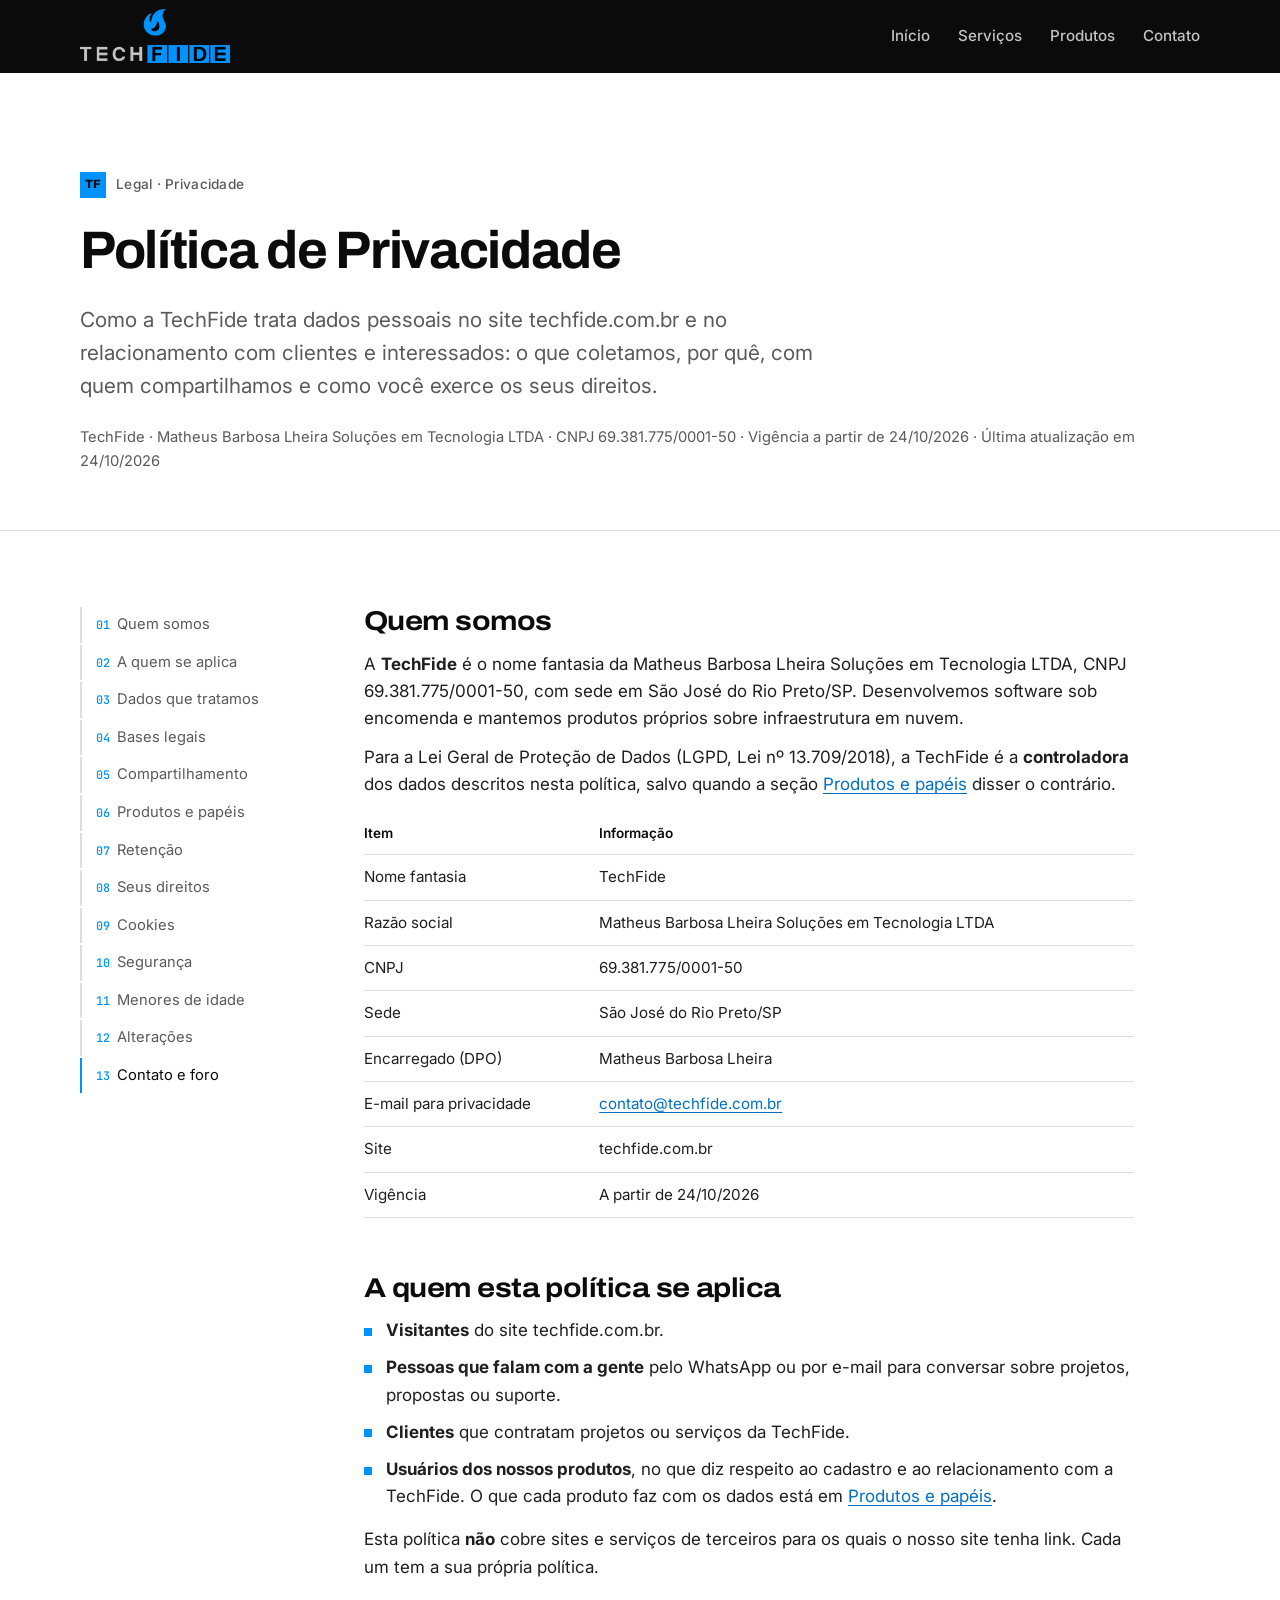
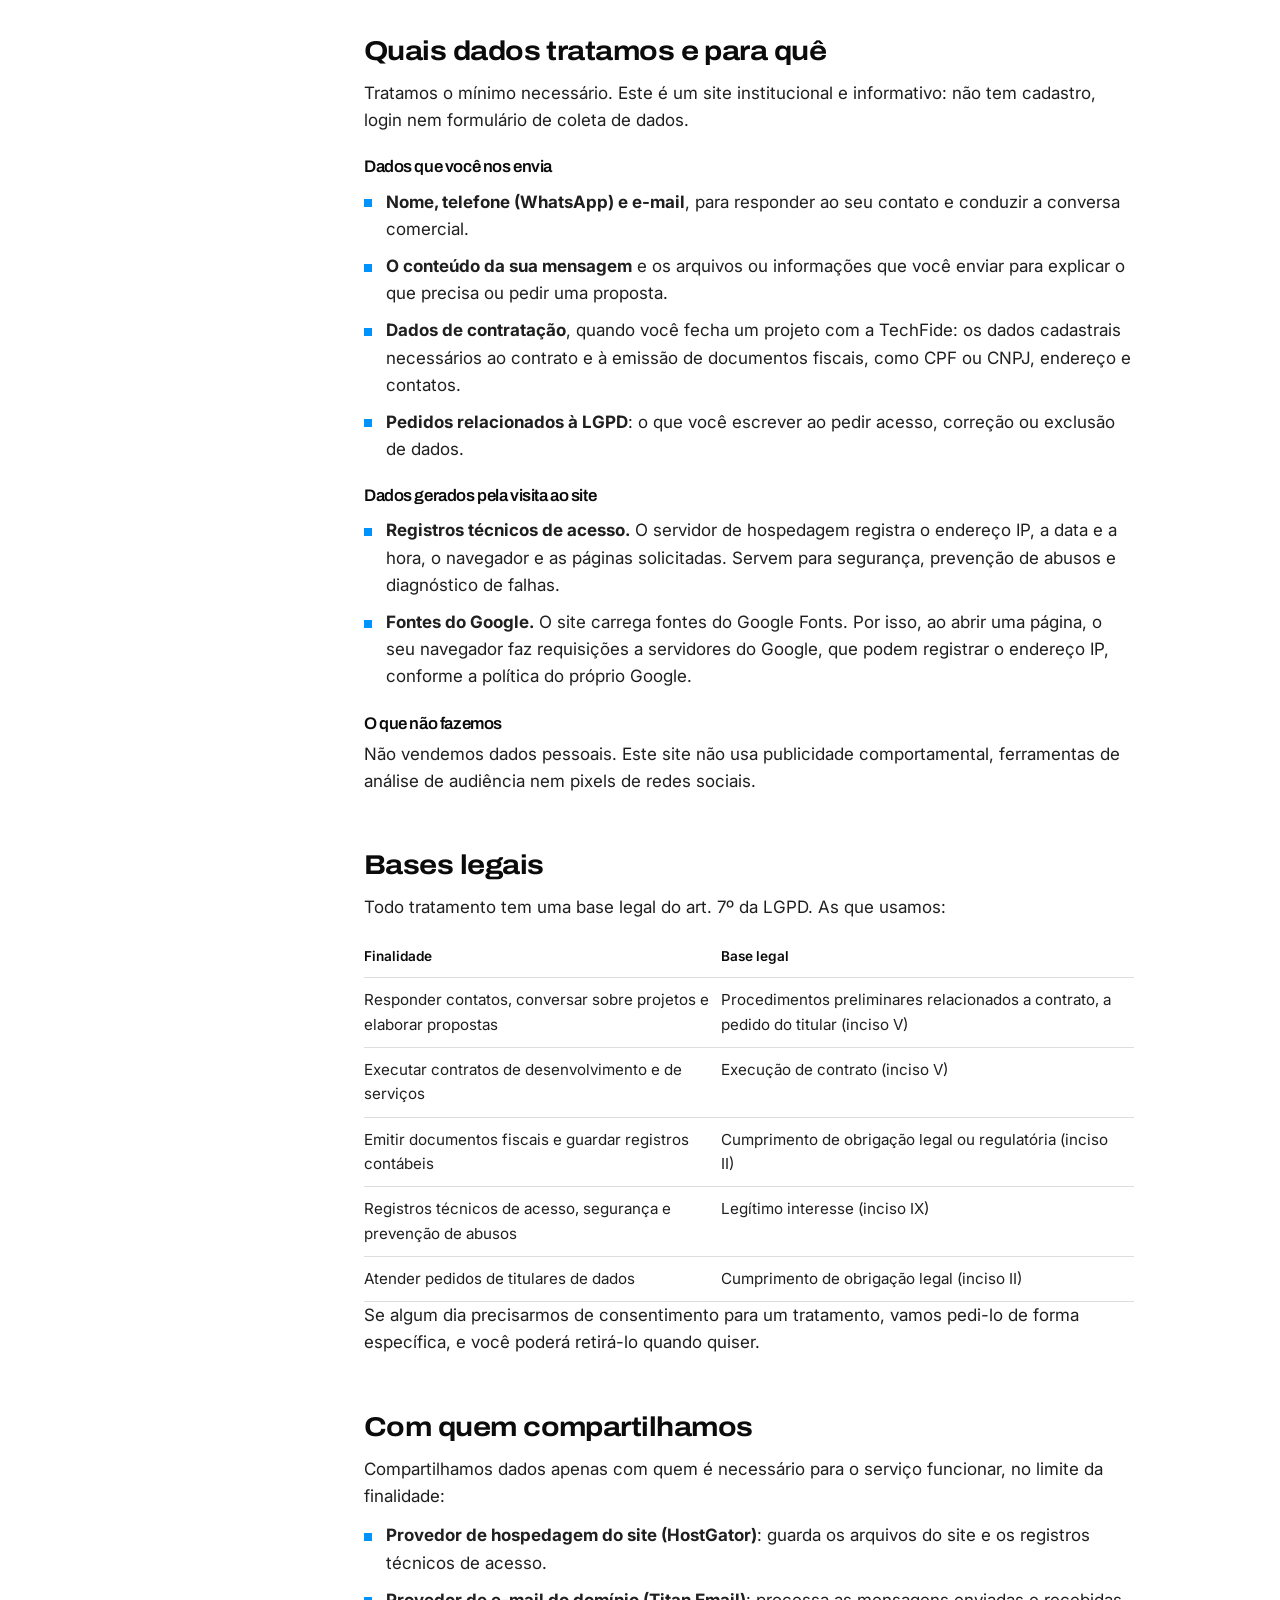
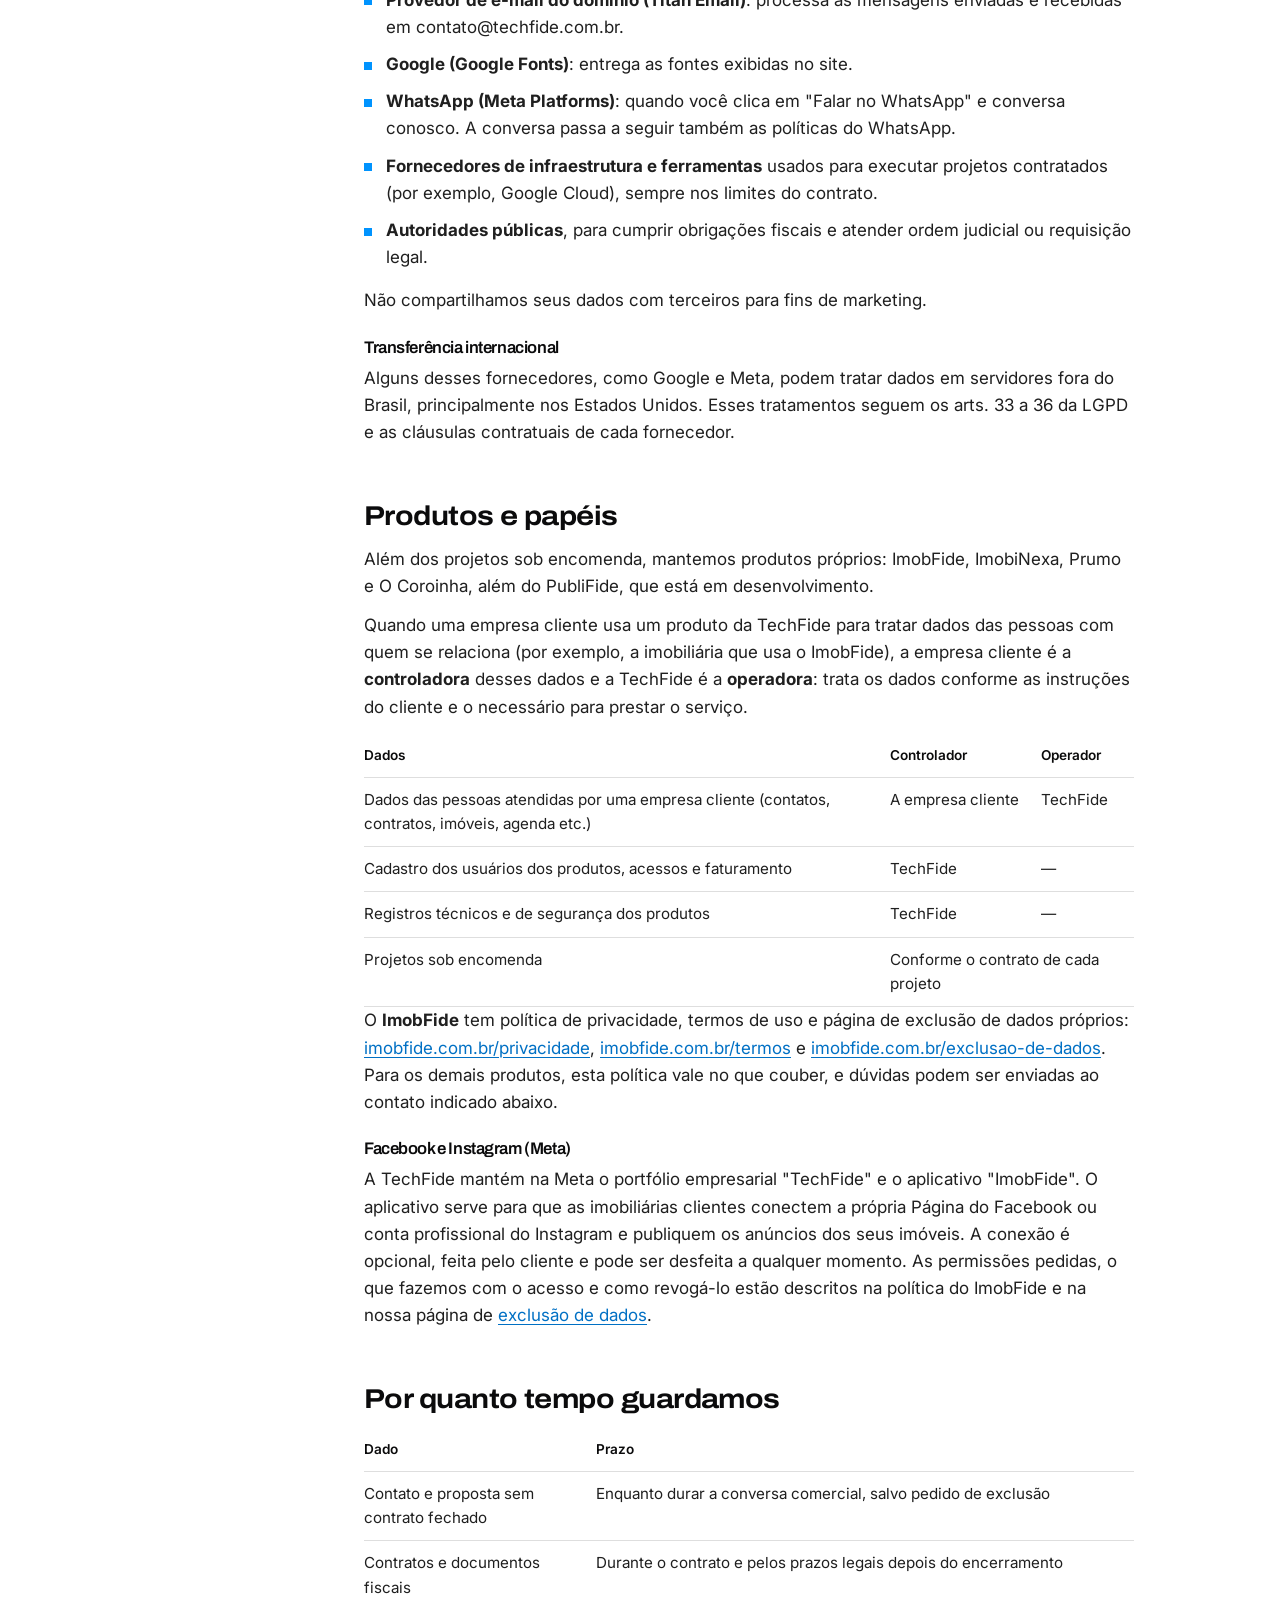
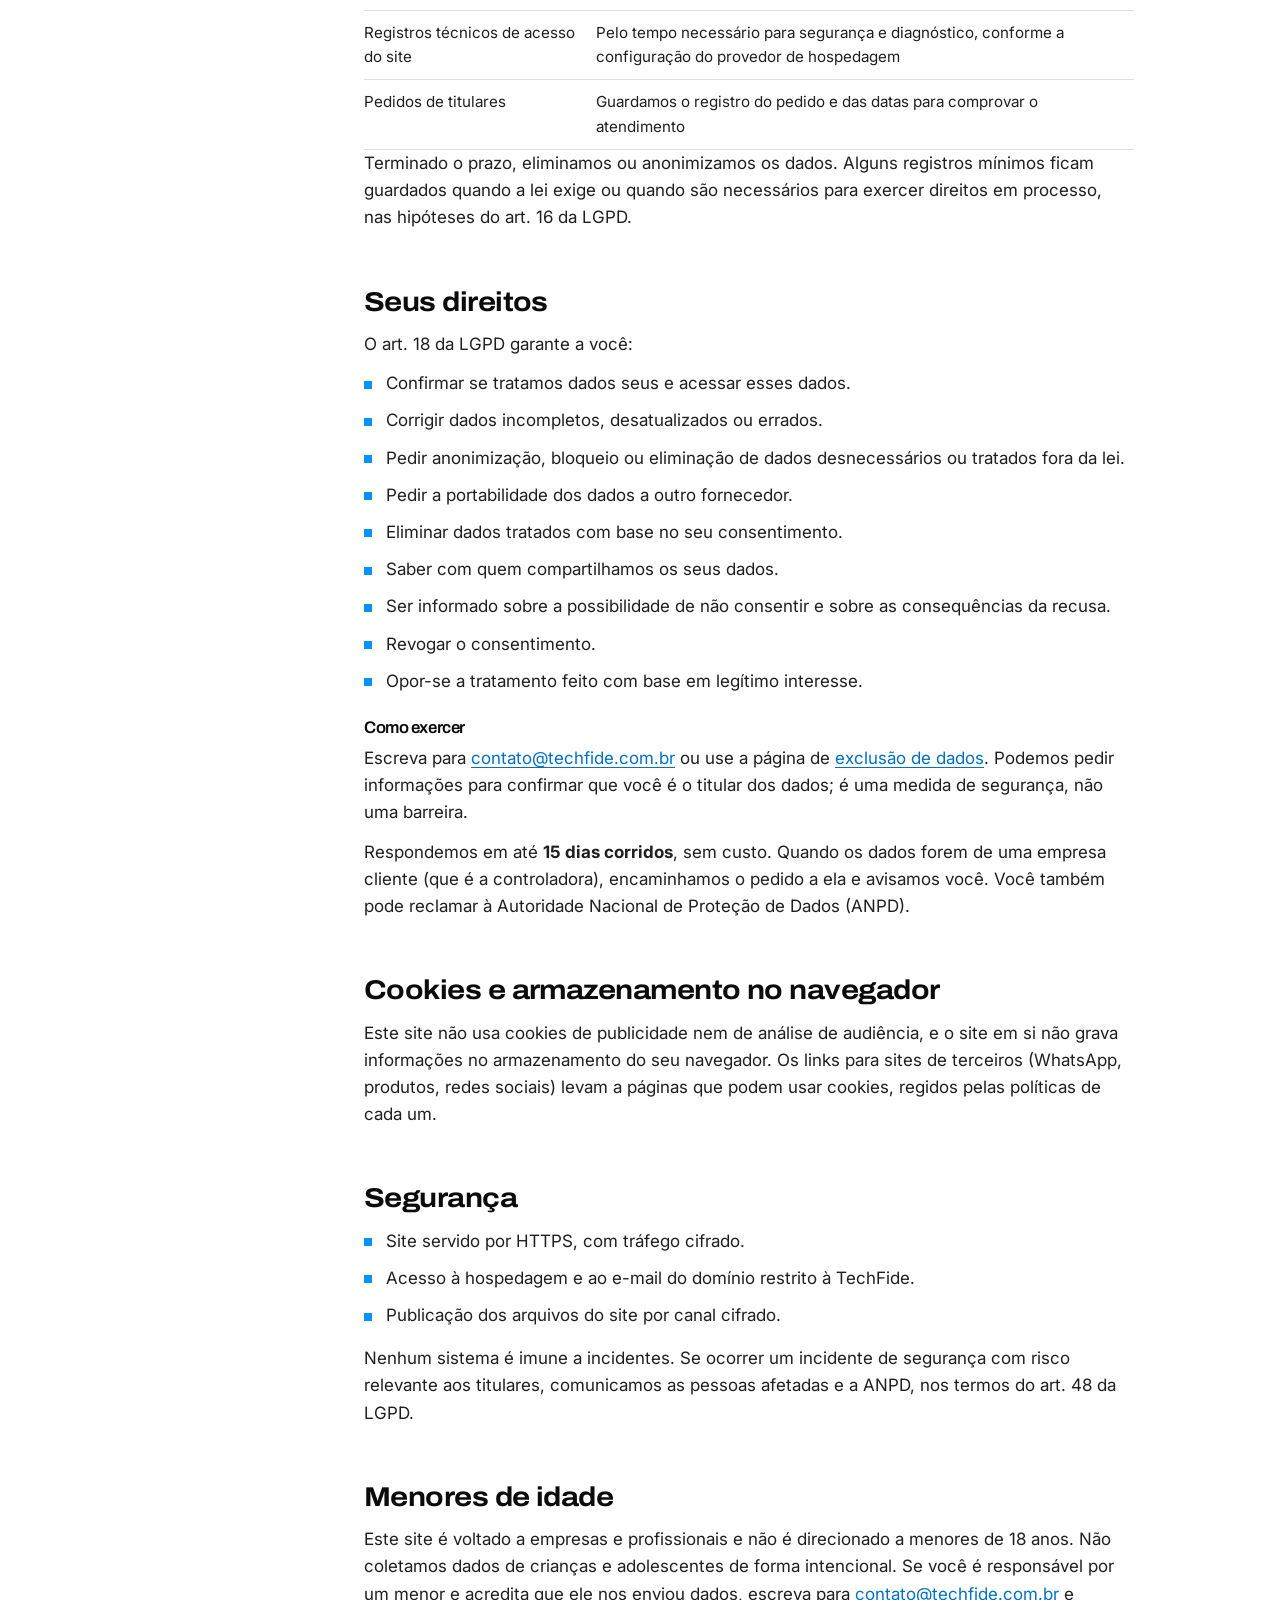
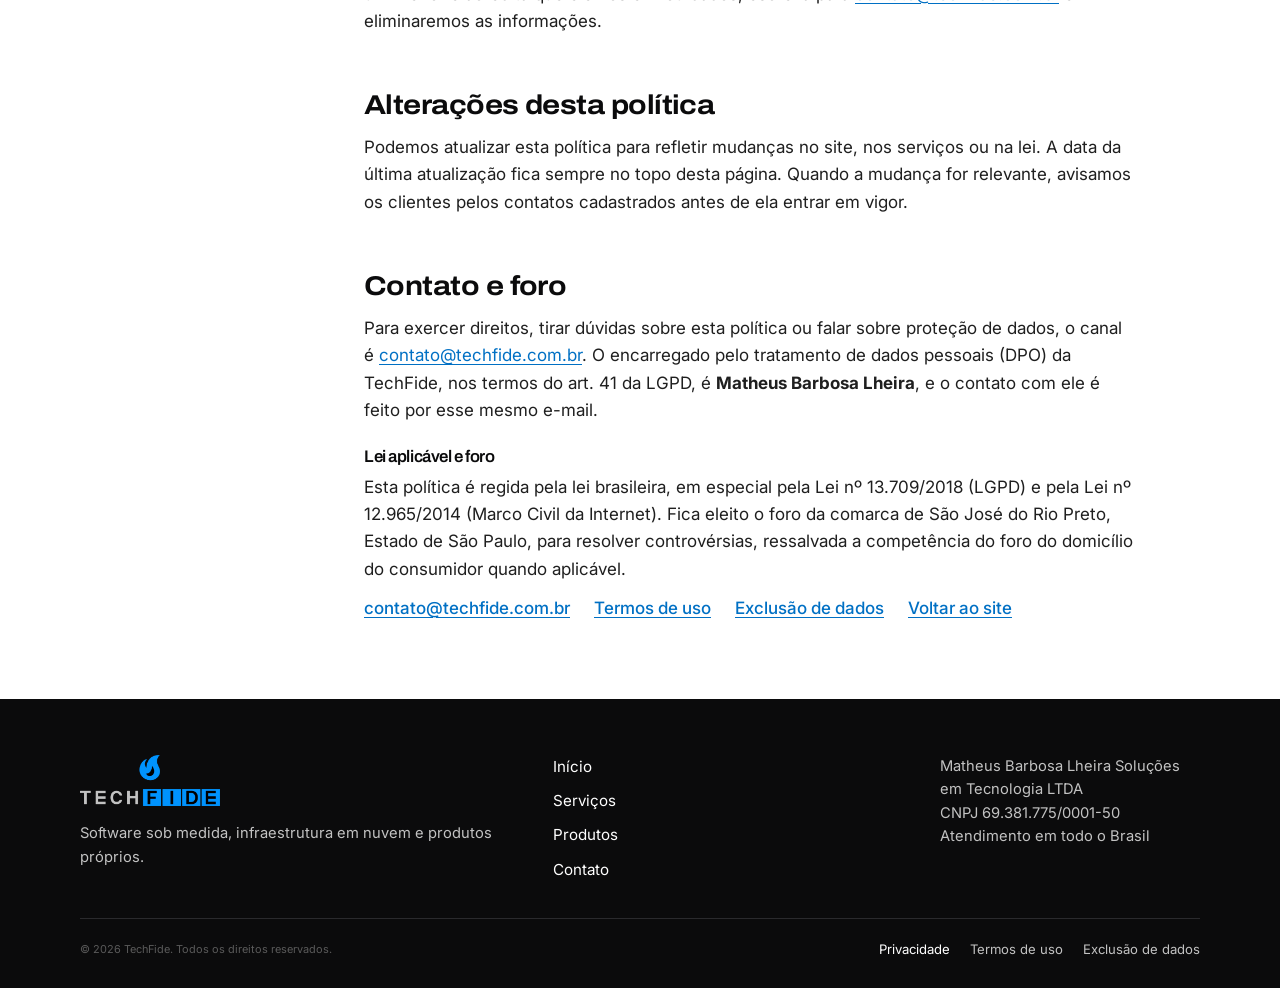
<file: privacidade/index.html>
<!doctype html>
<html lang="pt-BR">
  <head>
    <meta charset="utf-8" />
    <meta name="viewport" content="width=device-width, initial-scale=1" />
    <title>Política de Privacidade — TechFide</title>
    <meta
      name="description"
      content="Como a TechFide trata dados pessoais no site techfide.com.br e no relacionamento com clientes e interessados: o que coletamos, por quê, com quem compartilhamos e como exercer seus direitos."
    />
    <meta name="theme-color" content="#ffffff" />
    <meta name="robots" content="index, follow" />
    <link rel="canonical" href="https://techfide.com.br/privacidade/" />
    <meta property="og:type" content="article" />
    <meta property="og:locale" content="pt_BR" />
    <meta property="og:site_name" content="TechFide" />
    <meta property="og:title" content="Política de Privacidade — TechFide" />
    <meta property="og:url" content="https://techfide.com.br/privacidade/" />
    <meta property="og:image" content="https://techfide.com.br/assets/og-image.png" />
    <link rel="icon" href="/favicon.ico" sizes="any" />
    <link rel="icon" href="/assets/favicon-192.png" type="image/png" sizes="192x192" />
    <link rel="apple-touch-icon" href="/assets/apple-touch-icon.png" />
    <link rel="preconnect" href="https://fonts.googleapis.com" />
    <link rel="preconnect" href="https://fonts.gstatic.com" crossorigin />
    <link
      href="https://fonts.googleapis.com/css2?family=Archivo:wdth,wght@62..125,400..800&family=Inter:wght@400;500;600&family=JetBrains+Mono:wght@400;500&display=swap"
      rel="stylesheet"
    />
    <link rel="stylesheet" href="/styles.css" />
  </head>
  <body>
    <a class="skip-link" href="#conteudo">Pular para o conteúdo</a>

    <header class="topo">
      <div class="wrap topo-linha">
        <a class="marca" href="/" aria-label="TechFide, página inicial">
          <img src="/assets/logo-full.webp" alt="TechFide" width="150" height="55" />
        </a>
        <button class="menu-botao" aria-expanded="false" aria-controls="menu" aria-label="Menu">Menu</button>
        <nav id="menu" class="menu" aria-label="Principal">
          <a href="/">Início</a>
          <a href="/#servicos">Serviços</a>
          <a href="/#produtos">Produtos</a>
          <a href="/#contato">Contato</a>
        </nav>
      </div>
    </header>

    <main id="conteudo">
      <section class="doc-cabecalho">
        <div class="wrap">
          <p class="rotulo"><b>TF</b> Legal · Privacidade</p>
          <h1>Política de Privacidade</h1>
          <p class="abertura-resumo">
            Como a TechFide trata dados pessoais no site techfide.com.br e no relacionamento com
            clientes e interessados: o que coletamos, por quê, com quem compartilhamos e como você
            exerce os seus direitos.
          </p>
          <p class="doc-meta">
            TechFide · Matheus Barbosa Lheira Soluções em Tecnologia LTDA · CNPJ 69.381.775/0001-50 ·
            Vigência a partir de 24/10/2026 · Última atualização em 24/10/2026
          </p>
        </div>
      </section>

      <div class="wrap doc">
        <nav class="doc-indice" aria-label="Seções">
          <a href="#quem-somos">Quem somos</a>
          <a href="#alcance">A quem se aplica</a>
          <a href="#dados">Dados que tratamos</a>
          <a href="#bases">Bases legais</a>
          <a href="#compartilhamento">Compartilhamento</a>
          <a href="#produtos">Produtos e papéis</a>
          <a href="#retencao">Retenção</a>
          <a href="#direitos">Seus direitos</a>
          <a href="#cookies">Cookies</a>
          <a href="#seguranca">Segurança</a>
          <a href="#menores">Menores de idade</a>
          <a href="#alteracoes">Alterações</a>
          <a href="#contato">Contato e foro</a>
        </nav>

        <div class="doc-corpo">
          <section id="quem-somos">
            <h2>Quem somos</h2>
            <p>
              A <strong>TechFide</strong> é o nome fantasia da Matheus Barbosa Lheira Soluções em
              Tecnologia LTDA, CNPJ 69.381.775/0001-50, com sede em São José do Rio Preto/SP.
              Desenvolvemos software sob encomenda e mantemos produtos próprios sobre infraestrutura
              em nuvem.
            </p>
            <p>
              Para a Lei Geral de Proteção de Dados (LGPD, Lei nº 13.709/2018), a TechFide é a
              <strong>controladora</strong> dos dados descritos nesta política, salvo quando a seção
              <a href="#produtos">Produtos e papéis</a> disser o contrário.
            </p>
            <div class="tabela">
              <table>
                <caption class="so-leitor">Dados de contato da TechFide</caption>
                <thead>
                  <tr><th>Item</th><th>Informação</th></tr>
                </thead>
                <tbody>
                  <tr><td>Nome fantasia</td><td>TechFide</td></tr>
                  <tr><td>Razão social</td><td>Matheus Barbosa Lheira Soluções em Tecnologia LTDA</td></tr>
                  <tr><td>CNPJ</td><td>69.381.775/0001-50</td></tr>
                  <tr><td>Sede</td><td>São José do Rio Preto/SP</td></tr>
                  <tr><td>Encarregado (DPO)</td><td>Matheus Barbosa Lheira</td></tr>
                  <tr><td>E-mail para privacidade</td><td><a href="mailto:contato@techfide.com.br">contato@techfide.com.br</a></td></tr>
                  <tr><td>Site</td><td>techfide.com.br</td></tr>
                  <tr><td>Vigência</td><td>A partir de 24/10/2026</td></tr>
                </tbody>
              </table>
            </div>
          </section>

          <section id="alcance">
            <h2>A quem esta política se aplica</h2>
            <ul>
              <li><strong>Visitantes</strong> do site techfide.com.br.</li>
              <li><strong>Pessoas que falam com a gente</strong> pelo WhatsApp ou por e-mail para conversar sobre projetos, propostas ou suporte.</li>
              <li><strong>Clientes</strong> que contratam projetos ou serviços da TechFide.</li>
              <li><strong>Usuários dos nossos produtos</strong>, no que diz respeito ao cadastro e ao relacionamento com a TechFide. O que cada produto faz com os dados está em <a href="#produtos">Produtos e papéis</a>.</li>
            </ul>
            <p>
              Esta política <strong>não</strong> cobre sites e serviços de terceiros para os quais o
              nosso site tenha link. Cada um tem a sua própria política.
            </p>
          </section>

          <section id="dados">
            <h2>Quais dados tratamos e para quê</h2>
            <p>
              Tratamos o mínimo necessário. Este é um site institucional e informativo: não tem
              cadastro, login nem formulário de coleta de dados.
            </p>
            <h3>Dados que você nos envia</h3>
            <ul>
              <li><strong>Nome, telefone (WhatsApp) e e-mail</strong>, para responder ao seu contato e conduzir a conversa comercial.</li>
              <li><strong>O conteúdo da sua mensagem</strong> e os arquivos ou informações que você enviar para explicar o que precisa ou pedir uma proposta.</li>
              <li><strong>Dados de contratação</strong>, quando você fecha um projeto com a TechFide: os dados cadastrais necessários ao contrato e à emissão de documentos fiscais, como CPF ou CNPJ, endereço e contatos.</li>
              <li><strong>Pedidos relacionados à LGPD</strong>: o que você escrever ao pedir acesso, correção ou exclusão de dados.</li>
            </ul>
            <h3>Dados gerados pela visita ao site</h3>
            <ul>
              <li><strong>Registros técnicos de acesso.</strong> O servidor de hospedagem registra o endereço IP, a data e a hora, o navegador e as páginas solicitadas. Servem para segurança, prevenção de abusos e diagnóstico de falhas.</li>
              <li><strong>Fontes do Google.</strong> O site carrega fontes do Google Fonts. Por isso, ao abrir uma página, o seu navegador faz requisições a servidores do Google, que podem registrar o endereço IP, conforme a política do próprio Google.</li>
            </ul>
            <h3>O que não fazemos</h3>
            <p>
              Não vendemos dados pessoais. Este site não usa publicidade comportamental, ferramentas
              de análise de audiência nem pixels de redes sociais.
            </p>
          </section>

          <section id="bases">
            <h2>Bases legais</h2>
            <p>Todo tratamento tem uma base legal do art. 7º da LGPD. As que usamos:</p>
            <div class="tabela">
              <table>
                <caption class="so-leitor">Base legal por finalidade</caption>
                <thead>
                  <tr><th>Finalidade</th><th>Base legal</th></tr>
                </thead>
                <tbody>
                  <tr><td>Responder contatos, conversar sobre projetos e elaborar propostas</td><td>Procedimentos preliminares relacionados a contrato, a pedido do titular (inciso V)</td></tr>
                  <tr><td>Executar contratos de desenvolvimento e de serviços</td><td>Execução de contrato (inciso V)</td></tr>
                  <tr><td>Emitir documentos fiscais e guardar registros contábeis</td><td>Cumprimento de obrigação legal ou regulatória (inciso II)</td></tr>
                  <tr><td>Registros técnicos de acesso, segurança e prevenção de abusos</td><td>Legítimo interesse (inciso IX)</td></tr>
                  <tr><td>Atender pedidos de titulares de dados</td><td>Cumprimento de obrigação legal (inciso II)</td></tr>
                </tbody>
              </table>
            </div>
            <p>
              Se algum dia precisarmos de consentimento para um tratamento, vamos pedi-lo de forma
              específica, e você poderá retirá-lo quando quiser.
            </p>
          </section>

          <section id="compartilhamento">
            <h2>Com quem compartilhamos</h2>
            <p>
              Compartilhamos dados apenas com quem é necessário para o serviço funcionar, no limite
              da finalidade:
            </p>
            <ul>
              <li><strong>Provedor de hospedagem do site (HostGator)</strong>: guarda os arquivos do site e os registros técnicos de acesso.</li>
              <li><strong>Provedor de e-mail do domínio (Titan Email)</strong>: processa as mensagens enviadas e recebidas em contato@techfide.com.br.</li>
              <li><strong>Google (Google Fonts)</strong>: entrega as fontes exibidas no site.</li>
              <li><strong>WhatsApp (Meta Platforms)</strong>: quando você clica em "Falar no WhatsApp" e conversa conosco. A conversa passa a seguir também as políticas do WhatsApp.</li>
              <li><strong>Fornecedores de infraestrutura e ferramentas</strong> usados para executar projetos contratados (por exemplo, Google Cloud), sempre nos limites do contrato.</li>
              <li><strong>Autoridades públicas</strong>, para cumprir obrigações fiscais e atender ordem judicial ou requisição legal.</li>
            </ul>
            <p>Não compartilhamos seus dados com terceiros para fins de marketing.</p>
            <h3>Transferência internacional</h3>
            <p>
              Alguns desses fornecedores, como Google e Meta, podem tratar dados em servidores fora
              do Brasil, principalmente nos Estados Unidos. Esses tratamentos seguem os arts. 33 a 36
              da LGPD e as cláusulas contratuais de cada fornecedor.
            </p>
          </section>

          <section id="produtos">
            <h2>Produtos e papéis</h2>
            <p>
              Além dos projetos sob encomenda, mantemos produtos próprios: ImobFide, ImobiNexa,
              Prumo e O Coroinha, além do PubliFide, que está em desenvolvimento.
            </p>
            <p>
              Quando uma empresa cliente usa um produto da TechFide para tratar dados das pessoas
              com quem se relaciona (por exemplo, a imobiliária que usa o ImobFide), a empresa
              cliente é a <strong>controladora</strong> desses dados e a TechFide é a
              <strong>operadora</strong>: trata os dados conforme as instruções do cliente e o
              necessário para prestar o serviço.
            </p>
            <div class="tabela">
              <table>
                <caption class="so-leitor">Papéis na LGPD</caption>
                <thead>
                  <tr><th>Dados</th><th>Controlador</th><th>Operador</th></tr>
                </thead>
                <tbody>
                  <tr><td>Dados das pessoas atendidas por uma empresa cliente (contatos, contratos, imóveis, agenda etc.)</td><td>A empresa cliente</td><td>TechFide</td></tr>
                  <tr><td>Cadastro dos usuários dos produtos, acessos e faturamento</td><td>TechFide</td><td>—</td></tr>
                  <tr><td>Registros técnicos e de segurança dos produtos</td><td>TechFide</td><td>—</td></tr>
                  <tr><td>Projetos sob encomenda</td><td colspan="2">Conforme o contrato de cada projeto</td></tr>
                </tbody>
              </table>
            </div>
            <p>
              O <strong>ImobFide</strong> tem política de privacidade, termos de uso e página de
              exclusão de dados próprios:
              <a href="https://imobfide.com.br/privacidade" target="_blank" rel="noopener noreferrer">imobfide.com.br/privacidade</a>,
              <a href="https://imobfide.com.br/termos" target="_blank" rel="noopener noreferrer">imobfide.com.br/termos</a> e
              <a href="https://imobfide.com.br/exclusao-de-dados" target="_blank" rel="noopener noreferrer">imobfide.com.br/exclusao-de-dados</a>.
              Para os demais produtos, esta política vale no que couber, e dúvidas podem ser
              enviadas ao contato indicado abaixo.
            </p>
            <h3>Facebook e Instagram (Meta)</h3>
            <p>
              A TechFide mantém na Meta o portfólio empresarial "TechFide" e o aplicativo
              "ImobFide". O aplicativo serve para que as imobiliárias clientes conectem a própria
              Página do Facebook ou conta profissional do Instagram e publiquem os anúncios dos seus
              imóveis. A conexão é opcional, feita pelo cliente e pode ser desfeita a qualquer
              momento. As permissões pedidas, o que fazemos com o acesso e como revogá-lo estão
              descritos na política do ImobFide e na nossa página de
              <a href="/exclusao-de-dados/">exclusão de dados</a>.
            </p>
          </section>

          <section id="retencao">
            <h2>Por quanto tempo guardamos</h2>
            <div class="tabela">
              <table>
                <caption class="so-leitor">Prazos de retenção por tipo de dado</caption>
                <thead>
                  <tr><th>Dado</th><th>Prazo</th></tr>
                </thead>
                <tbody>
                  <tr><td>Contato e proposta sem contrato fechado</td><td>Enquanto durar a conversa comercial, salvo pedido de exclusão</td></tr>
                  <tr><td>Contratos e documentos fiscais</td><td>Durante o contrato e pelos prazos legais depois do encerramento</td></tr>
                  <tr><td>Registros técnicos de acesso do site</td><td>Pelo tempo necessário para segurança e diagnóstico, conforme a configuração do provedor de hospedagem</td></tr>
                  <tr><td>Pedidos de titulares</td><td>Guardamos o registro do pedido e das datas para comprovar o atendimento</td></tr>
                </tbody>
              </table>
            </div>
            <p>
              Terminado o prazo, eliminamos ou anonimizamos os dados. Alguns registros mínimos ficam
              guardados quando a lei exige ou quando são necessários para exercer direitos em
              processo, nas hipóteses do art. 16 da LGPD.
            </p>
          </section>

          <section id="direitos">
            <h2>Seus direitos</h2>
            <p>O art. 18 da LGPD garante a você:</p>
            <ul>
              <li>Confirmar se tratamos dados seus e acessar esses dados.</li>
              <li>Corrigir dados incompletos, desatualizados ou errados.</li>
              <li>Pedir anonimização, bloqueio ou eliminação de dados desnecessários ou tratados fora da lei.</li>
              <li>Pedir a portabilidade dos dados a outro fornecedor.</li>
              <li>Eliminar dados tratados com base no seu consentimento.</li>
              <li>Saber com quem compartilhamos os seus dados.</li>
              <li>Ser informado sobre a possibilidade de não consentir e sobre as consequências da recusa.</li>
              <li>Revogar o consentimento.</li>
              <li>Opor-se a tratamento feito com base em legítimo interesse.</li>
            </ul>
            <h3>Como exercer</h3>
            <p>
              Escreva para <a href="mailto:contato@techfide.com.br">contato@techfide.com.br</a> ou
              use a página de <a href="/exclusao-de-dados/">exclusão de dados</a>. Podemos pedir
              informações para confirmar que você é o titular dos dados; é uma medida de segurança,
              não uma barreira.
            </p>
            <p>
              Respondemos em até <strong>15 dias corridos</strong>, sem custo. Quando os dados forem
              de uma empresa cliente (que é a controladora), encaminhamos o pedido a ela e avisamos
              você. Você também pode reclamar à Autoridade Nacional de Proteção de Dados (ANPD).
            </p>
          </section>

          <section id="cookies">
            <h2>Cookies e armazenamento no navegador</h2>
            <p>
              Este site não usa cookies de publicidade nem de análise de audiência, e o site em si
              não grava informações no armazenamento do seu navegador. Os links para sites de
              terceiros (WhatsApp, produtos, redes sociais) levam a páginas que podem usar cookies,
              regidos pelas políticas de cada um.
            </p>
          </section>

          <section id="seguranca">
            <h2>Segurança</h2>
            <ul>
              <li>Site servido por HTTPS, com tráfego cifrado.</li>
              <li>Acesso à hospedagem e ao e-mail do domínio restrito à TechFide.</li>
              <li>Publicação dos arquivos do site por canal cifrado.</li>
            </ul>
            <p>
              Nenhum sistema é imune a incidentes. Se ocorrer um incidente de segurança com risco
              relevante aos titulares, comunicamos as pessoas afetadas e a ANPD, nos termos do
              art. 48 da LGPD.
            </p>
          </section>

          <section id="menores">
            <h2>Menores de idade</h2>
            <p>
              Este site é voltado a empresas e profissionais e não é direcionado a menores de 18
              anos. Não coletamos dados de crianças e adolescentes de forma intencional. Se você é
              responsável por um menor e acredita que ele nos enviou dados, escreva para
              <a href="mailto:contato@techfide.com.br">contato@techfide.com.br</a> e eliminaremos
              as informações.
            </p>
          </section>

          <section id="alteracoes">
            <h2>Alterações desta política</h2>
            <p>
              Podemos atualizar esta política para refletir mudanças no site, nos serviços ou na
              lei. A data da última atualização fica sempre no topo desta página. Quando a mudança
              for relevante, avisamos os clientes pelos contatos cadastrados antes de ela entrar em
              vigor.
            </p>
          </section>

          <section id="contato">
            <h2>Contato e foro</h2>
            <p>
              Para exercer direitos, tirar dúvidas sobre esta política ou falar sobre proteção de
              dados, o canal é
              <a href="mailto:contato@techfide.com.br">contato@techfide.com.br</a>. O encarregado
              pelo tratamento de dados pessoais (DPO) da TechFide, nos termos do art. 41 da LGPD, é
              <strong>Matheus Barbosa Lheira</strong>, e o contato com ele é feito por esse mesmo
              e-mail.
            </p>
            <h3>Lei aplicável e foro</h3>
            <p>
              Esta política é regida pela lei brasileira, em especial pela Lei nº 13.709/2018 (LGPD)
              e pela Lei nº 12.965/2014 (Marco Civil da Internet). Fica eleito o foro da comarca de
              São José do Rio Preto, Estado de São Paulo, para resolver controvérsias, ressalvada a
              competência do foro do domicílio do consumidor quando aplicável.
            </p>
            <p class="doc-acoes">
              <a href="mailto:contato@techfide.com.br">contato@techfide.com.br</a>
              <a href="/termos/">Termos de uso</a>
              <a href="/exclusao-de-dados/">Exclusão de dados</a>
              <a href="/">Voltar ao site</a>
            </p>
          </section>
        </div>
      </div>
    </main>

    <footer class="rodape">
      <div class="wrap rodape-grade">
        <div>
          <img src="/assets/logo-full.webp" alt="TechFide" width="140" height="51" loading="lazy" />
          <p>Software sob medida, infraestrutura em nuvem e produtos próprios.</p>
        </div>
        <nav aria-label="Rodapé">
          <a href="/">Início</a>
          <a href="/#servicos">Serviços</a>
          <a href="/#produtos">Produtos</a>
          <a href="/#contato">Contato</a>
        </nav>
        <div class="rodape-empresa">
          <p>Matheus Barbosa Lheira Soluções em Tecnologia LTDA</p>
          <p>CNPJ 69.381.775/0001-50</p>
          <p>Atendimento em todo o Brasil</p>
        </div>
      </div>
      <div class="wrap rodape-base">
        <small>© <span id="ano">2026</span> TechFide. Todos os direitos reservados.</small>
        <nav class="rodape-legal" aria-label="Documentos legais">
          <a href="/privacidade/" aria-current="page">Privacidade</a>
          <a href="/termos/">Termos de uso</a>
          <a href="/exclusao-de-dados/">Exclusão de dados</a>
        </nav>
      </div>
    </footer>

    <script src="/script.js"></script>
  </body>
</html>
</file>
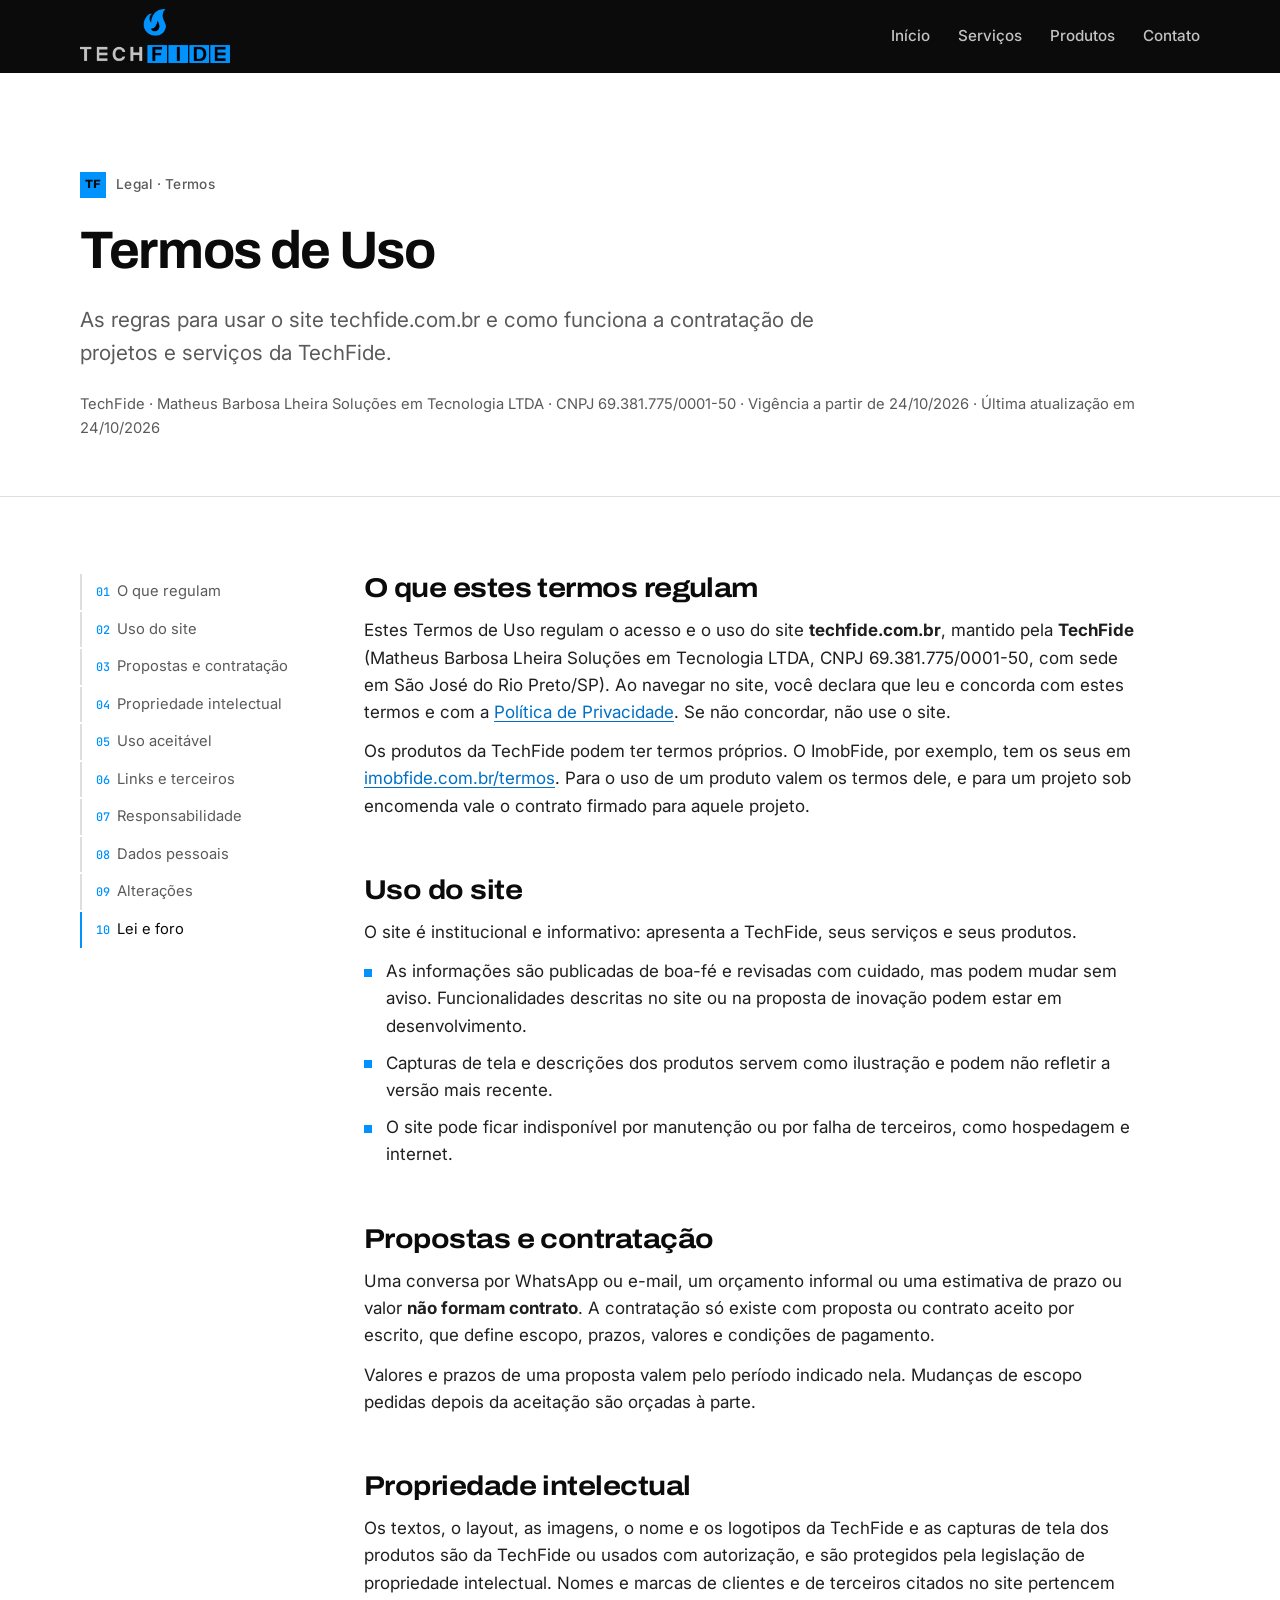
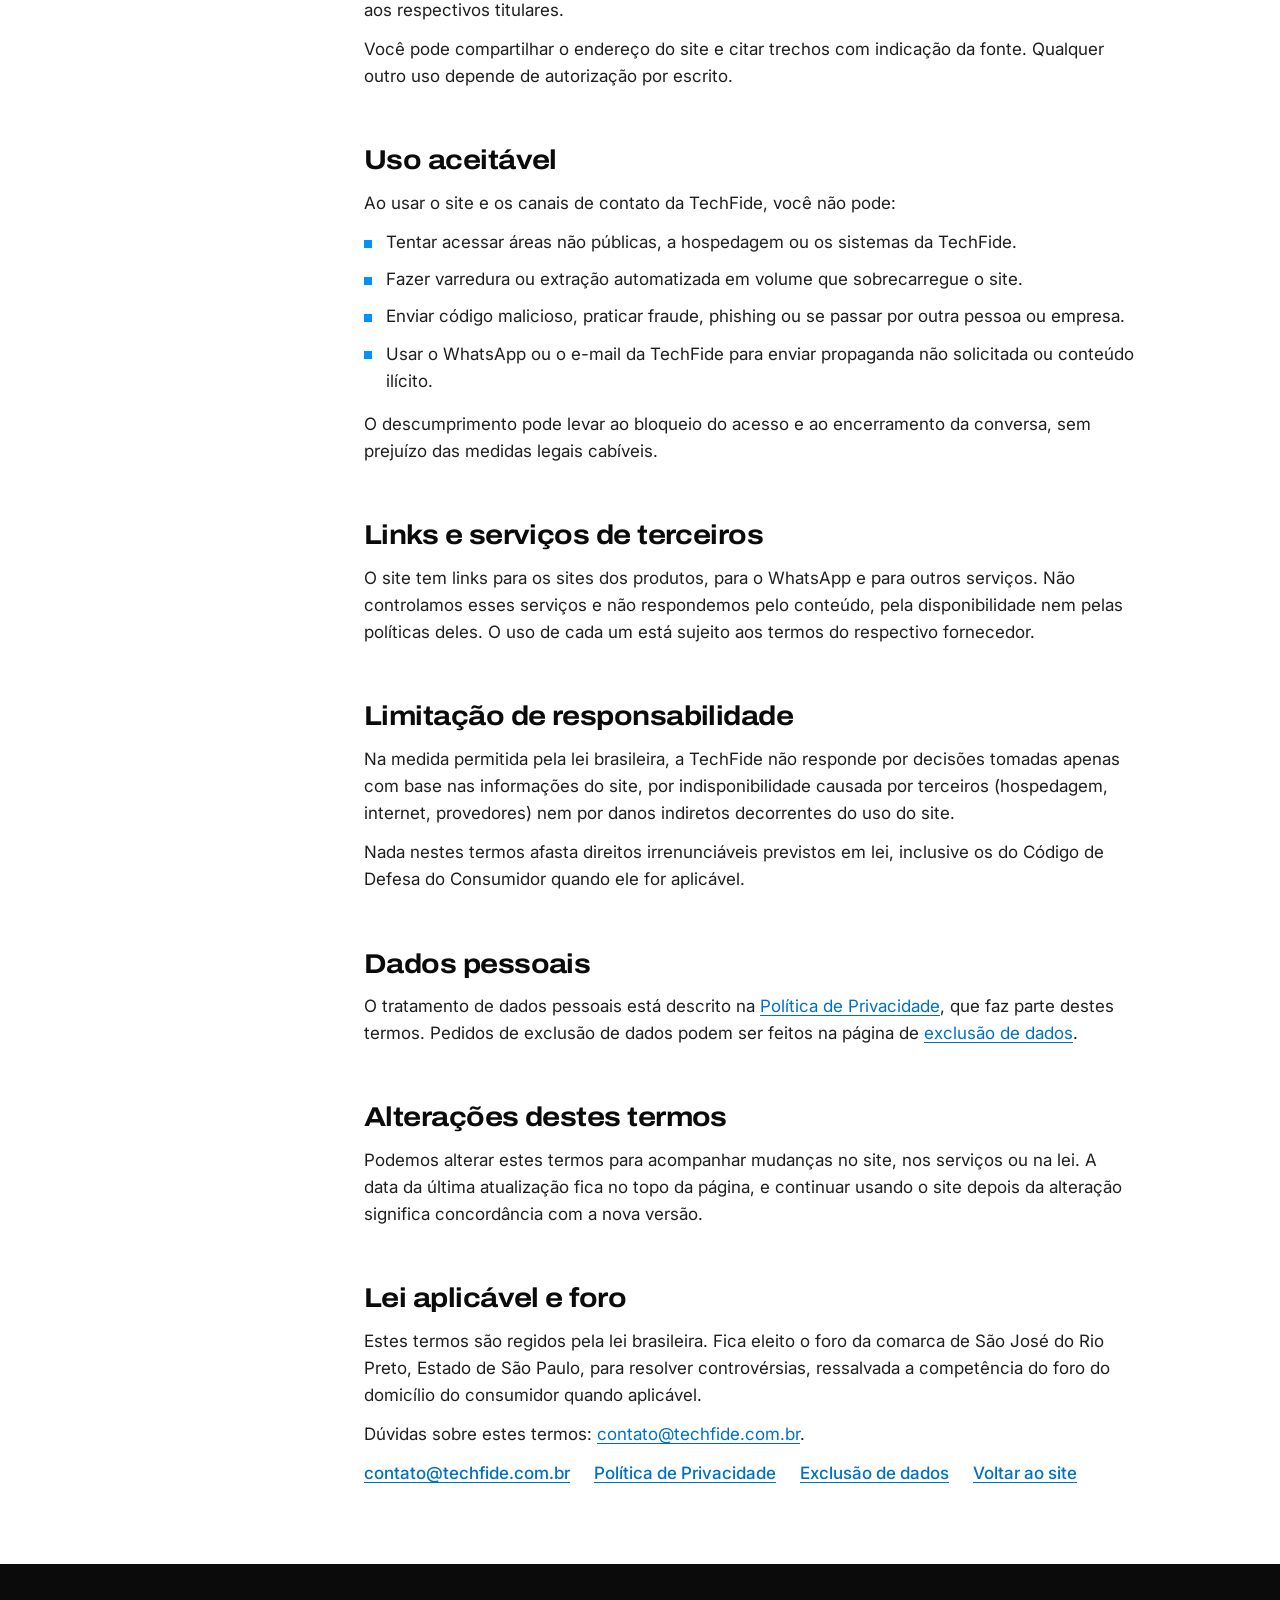
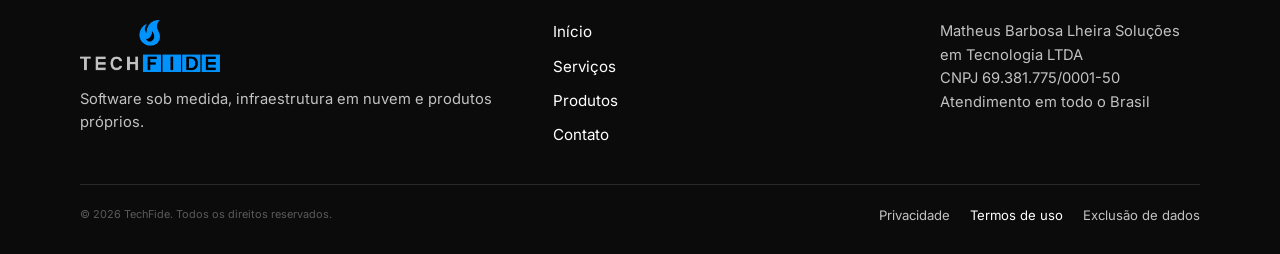
<file: termos/index.html>
<!doctype html>
<html lang="pt-BR">
  <head>
    <meta charset="utf-8" />
    <meta name="viewport" content="width=device-width, initial-scale=1" />
    <title>Termos de Uso — TechFide</title>
    <meta
      name="description"
      content="Regras para usar o site techfide.com.br e como funciona a contratação de projetos e serviços da TechFide."
    />
    <meta name="theme-color" content="#ffffff" />
    <meta name="robots" content="index, follow" />
    <link rel="canonical" href="https://techfide.com.br/termos/" />
    <meta property="og:type" content="article" />
    <meta property="og:locale" content="pt_BR" />
    <meta property="og:site_name" content="TechFide" />
    <meta property="og:title" content="Termos de Uso — TechFide" />
    <meta property="og:url" content="https://techfide.com.br/termos/" />
    <meta property="og:image" content="https://techfide.com.br/assets/og-image.png" />
    <link rel="icon" href="/favicon.ico" sizes="any" />
    <link rel="icon" href="/assets/favicon-192.png" type="image/png" sizes="192x192" />
    <link rel="apple-touch-icon" href="/assets/apple-touch-icon.png" />
    <link rel="preconnect" href="https://fonts.googleapis.com" />
    <link rel="preconnect" href="https://fonts.gstatic.com" crossorigin />
    <link
      href="https://fonts.googleapis.com/css2?family=Archivo:wdth,wght@62..125,400..800&family=Inter:wght@400;500;600&family=JetBrains+Mono:wght@400;500&display=swap"
      rel="stylesheet"
    />
    <link rel="stylesheet" href="/styles.css" />
  </head>
  <body>
    <a class="skip-link" href="#conteudo">Pular para o conteúdo</a>

    <header class="topo">
      <div class="wrap topo-linha">
        <a class="marca" href="/" aria-label="TechFide, página inicial">
          <img src="/assets/logo-full.webp" alt="TechFide" width="150" height="55" />
        </a>
        <button class="menu-botao" aria-expanded="false" aria-controls="menu" aria-label="Menu">Menu</button>
        <nav id="menu" class="menu" aria-label="Principal">
          <a href="/">Início</a>
          <a href="/#servicos">Serviços</a>
          <a href="/#produtos">Produtos</a>
          <a href="/#contato">Contato</a>
        </nav>
      </div>
    </header>

    <main id="conteudo">
      <section class="doc-cabecalho">
        <div class="wrap">
          <p class="rotulo"><b>TF</b> Legal · Termos</p>
          <h1>Termos de Uso</h1>
          <p class="abertura-resumo">
            As regras para usar o site techfide.com.br e como funciona a contratação de projetos e
            serviços da TechFide.
          </p>
          <p class="doc-meta">
            TechFide · Matheus Barbosa Lheira Soluções em Tecnologia LTDA · CNPJ 69.381.775/0001-50 ·
            Vigência a partir de 24/10/2026 · Última atualização em 24/10/2026
          </p>
        </div>
      </section>

      <div class="wrap doc">
        <nav class="doc-indice" aria-label="Seções">
          <a href="#objeto">O que regulam</a>
          <a href="#site">Uso do site</a>
          <a href="#propostas">Propostas e contratação</a>
          <a href="#propriedade">Propriedade intelectual</a>
          <a href="#aceitavel">Uso aceitável</a>
          <a href="#terceiros">Links e terceiros</a>
          <a href="#responsabilidade">Responsabilidade</a>
          <a href="#dados">Dados pessoais</a>
          <a href="#alteracoes">Alterações</a>
          <a href="#foro">Lei e foro</a>
        </nav>

        <div class="doc-corpo">
          <section id="objeto">
            <h2>O que estes termos regulam</h2>
            <p>
              Estes Termos de Uso regulam o acesso e o uso do site <strong>techfide.com.br</strong>,
              mantido pela <strong>TechFide</strong> (Matheus Barbosa Lheira Soluções em Tecnologia
              LTDA, CNPJ 69.381.775/0001-50, com sede em São José do Rio Preto/SP). Ao navegar no
              site, você declara que leu e concorda com estes termos e com a
              <a href="/privacidade/">Política de Privacidade</a>. Se não concordar, não use o site.
            </p>
            <p>
              Os produtos da TechFide podem ter termos próprios. O ImobFide, por exemplo, tem os
              seus em
              <a href="https://imobfide.com.br/termos" target="_blank" rel="noopener noreferrer">imobfide.com.br/termos</a>.
              Para o uso de um produto valem os termos dele, e para um projeto sob encomenda vale o
              contrato firmado para aquele projeto.
            </p>
          </section>

          <section id="site">
            <h2>Uso do site</h2>
            <p>
              O site é institucional e informativo: apresenta a TechFide, seus serviços e seus
              produtos.
            </p>
            <ul>
              <li>As informações são publicadas de boa-fé e revisadas com cuidado, mas podem mudar sem aviso. Funcionalidades descritas no site ou na proposta de inovação podem estar em desenvolvimento.</li>
              <li>Capturas de tela e descrições dos produtos servem como ilustração e podem não refletir a versão mais recente.</li>
              <li>O site pode ficar indisponível por manutenção ou por falha de terceiros, como hospedagem e internet.</li>
            </ul>
          </section>

          <section id="propostas">
            <h2>Propostas e contratação</h2>
            <p>
              Uma conversa por WhatsApp ou e-mail, um orçamento informal ou uma estimativa de prazo
              ou valor <strong>não formam contrato</strong>. A contratação só existe com proposta ou
              contrato aceito por escrito, que define escopo, prazos, valores e condições de
              pagamento.
            </p>
            <p>
              Valores e prazos de uma proposta valem pelo período indicado nela. Mudanças de escopo
              pedidas depois da aceitação são orçadas à parte.
            </p>
          </section>

          <section id="propriedade">
            <h2>Propriedade intelectual</h2>
            <p>
              Os textos, o layout, as imagens, o nome e os logotipos da TechFide e as capturas de
              tela dos produtos são da TechFide ou usados com autorização, e são protegidos pela
              legislação de propriedade intelectual. Nomes e marcas de clientes e de terceiros
              citados no site pertencem aos respectivos titulares.
            </p>
            <p>
              Você pode compartilhar o endereço do site e citar trechos com indicação da fonte.
              Qualquer outro uso depende de autorização por escrito.
            </p>
          </section>

          <section id="aceitavel">
            <h2>Uso aceitável</h2>
            <p>Ao usar o site e os canais de contato da TechFide, você não pode:</p>
            <ul>
              <li>Tentar acessar áreas não públicas, a hospedagem ou os sistemas da TechFide.</li>
              <li>Fazer varredura ou extração automatizada em volume que sobrecarregue o site.</li>
              <li>Enviar código malicioso, praticar fraude, phishing ou se passar por outra pessoa ou empresa.</li>
              <li>Usar o WhatsApp ou o e-mail da TechFide para enviar propaganda não solicitada ou conteúdo ilícito.</li>
            </ul>
            <p>
              O descumprimento pode levar ao bloqueio do acesso e ao encerramento da conversa, sem
              prejuízo das medidas legais cabíveis.
            </p>
          </section>

          <section id="terceiros">
            <h2>Links e serviços de terceiros</h2>
            <p>
              O site tem links para os sites dos produtos, para o WhatsApp e para outros serviços.
              Não controlamos esses serviços e não respondemos pelo conteúdo, pela disponibilidade
              nem pelas políticas deles. O uso de cada um está sujeito aos termos do respectivo
              fornecedor.
            </p>
          </section>

          <section id="responsabilidade">
            <h2>Limitação de responsabilidade</h2>
            <p>
              Na medida permitida pela lei brasileira, a TechFide não responde por decisões tomadas
              apenas com base nas informações do site, por indisponibilidade causada por terceiros
              (hospedagem, internet, provedores) nem por danos indiretos decorrentes do uso do site.
            </p>
            <p>
              Nada nestes termos afasta direitos irrenunciáveis previstos em lei, inclusive os do
              Código de Defesa do Consumidor quando ele for aplicável.
            </p>
          </section>

          <section id="dados">
            <h2>Dados pessoais</h2>
            <p>
              O tratamento de dados pessoais está descrito na
              <a href="/privacidade/">Política de Privacidade</a>, que faz parte destes termos.
              Pedidos de exclusão de dados podem ser feitos na página de
              <a href="/exclusao-de-dados/">exclusão de dados</a>.
            </p>
          </section>

          <section id="alteracoes">
            <h2>Alterações destes termos</h2>
            <p>
              Podemos alterar estes termos para acompanhar mudanças no site, nos serviços ou na lei.
              A data da última atualização fica no topo da página, e continuar usando o site depois
              da alteração significa concordância com a nova versão.
            </p>
          </section>

          <section id="foro">
            <h2>Lei aplicável e foro</h2>
            <p>
              Estes termos são regidos pela lei brasileira. Fica eleito o foro da comarca de São
              José do Rio Preto, Estado de São Paulo, para resolver controvérsias, ressalvada a
              competência do foro do domicílio do consumidor quando aplicável.
            </p>
            <p>
              Dúvidas sobre estes termos:
              <a href="mailto:contato@techfide.com.br">contato@techfide.com.br</a>.
            </p>
            <p class="doc-acoes">
              <a href="mailto:contato@techfide.com.br">contato@techfide.com.br</a>
              <a href="/privacidade/">Política de Privacidade</a>
              <a href="/exclusao-de-dados/">Exclusão de dados</a>
              <a href="/">Voltar ao site</a>
            </p>
          </section>
        </div>
      </div>
    </main>

    <footer class="rodape">
      <div class="wrap rodape-grade">
        <div>
          <img src="/assets/logo-full.webp" alt="TechFide" width="140" height="51" loading="lazy" />
          <p>Software sob medida, infraestrutura em nuvem e produtos próprios.</p>
        </div>
        <nav aria-label="Rodapé">
          <a href="/">Início</a>
          <a href="/#servicos">Serviços</a>
          <a href="/#produtos">Produtos</a>
          <a href="/#contato">Contato</a>
        </nav>
        <div class="rodape-empresa">
          <p>Matheus Barbosa Lheira Soluções em Tecnologia LTDA</p>
          <p>CNPJ 69.381.775/0001-50</p>
          <p>Atendimento em todo o Brasil</p>
        </div>
      </div>
      <div class="wrap rodape-base">
        <small>© <span id="ano">2026</span> TechFide. Todos os direitos reservados.</small>
        <nav class="rodape-legal" aria-label="Documentos legais">
          <a href="/privacidade/">Privacidade</a>
          <a href="/termos/" aria-current="page">Termos de uso</a>
          <a href="/exclusao-de-dados/">Exclusão de dados</a>
        </nav>
      </div>
    </footer>

    <script src="/script.js"></script>
  </body>
</html>
</file>
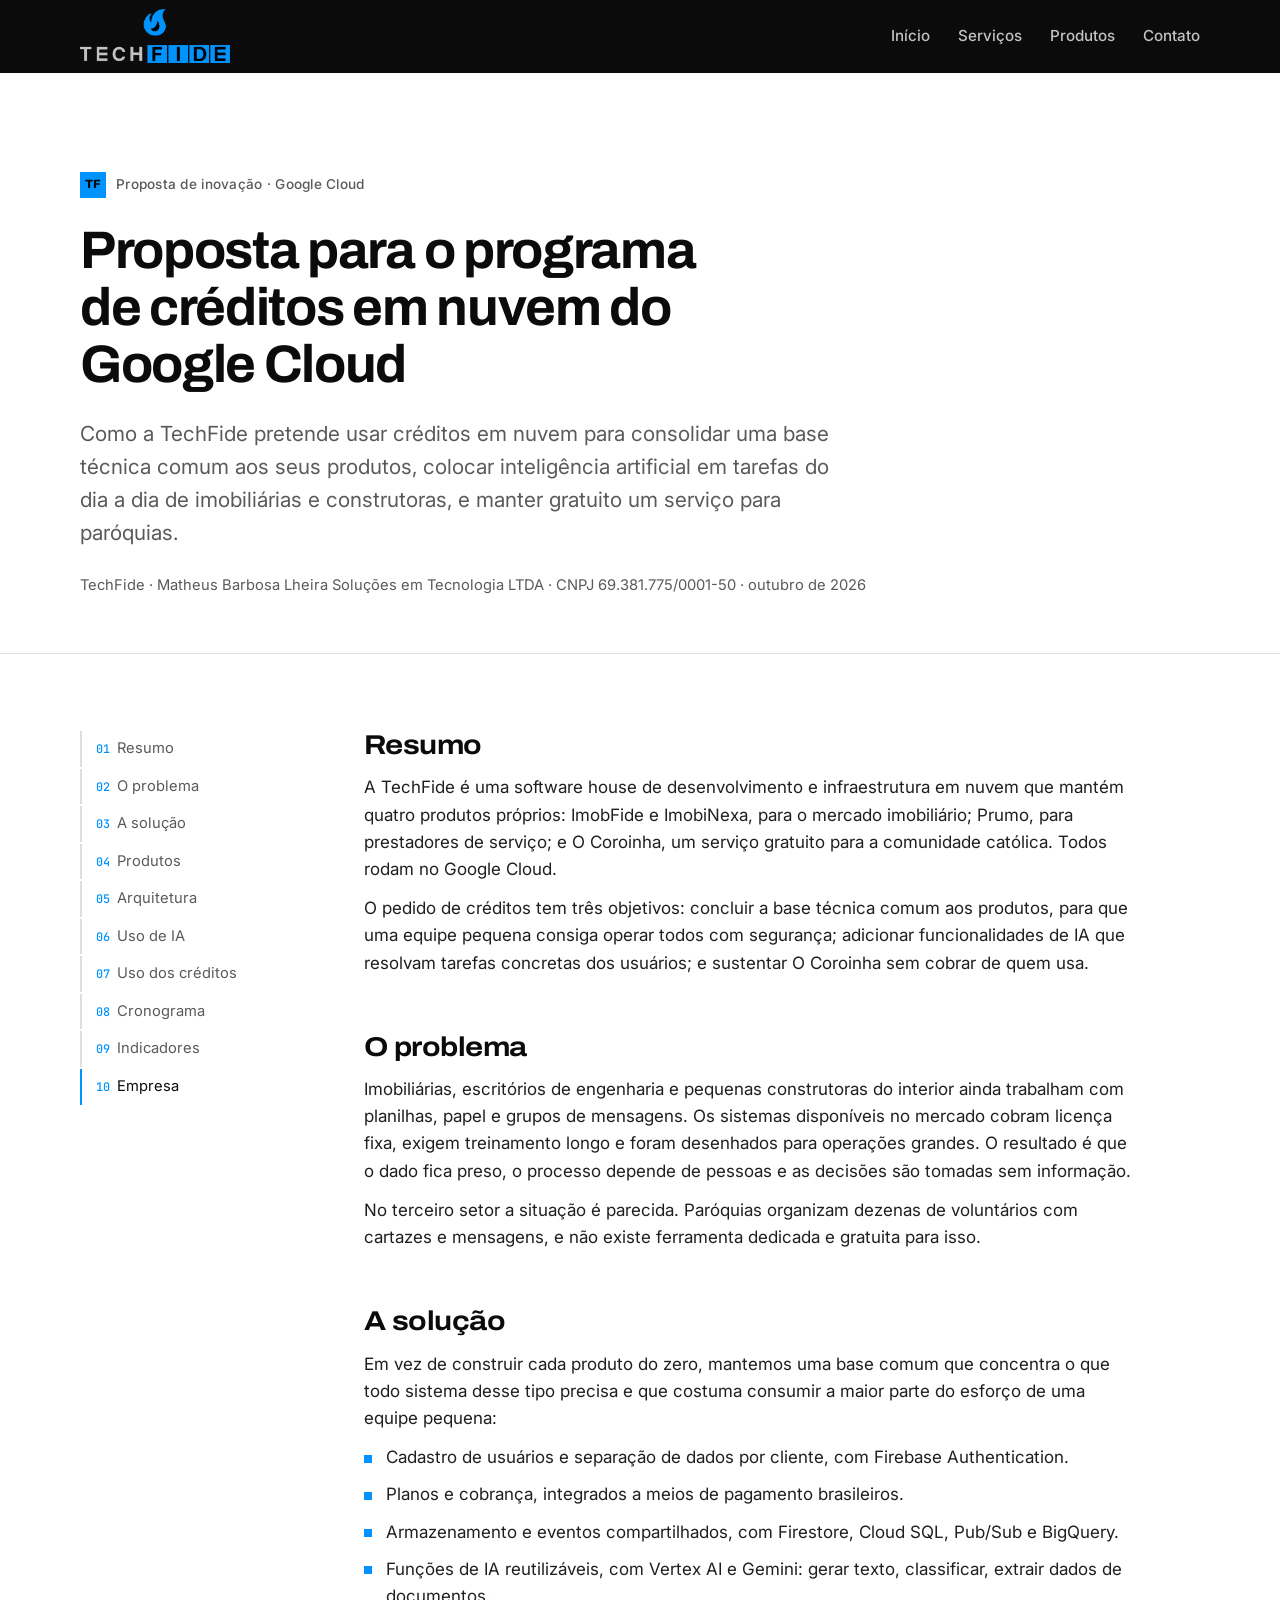
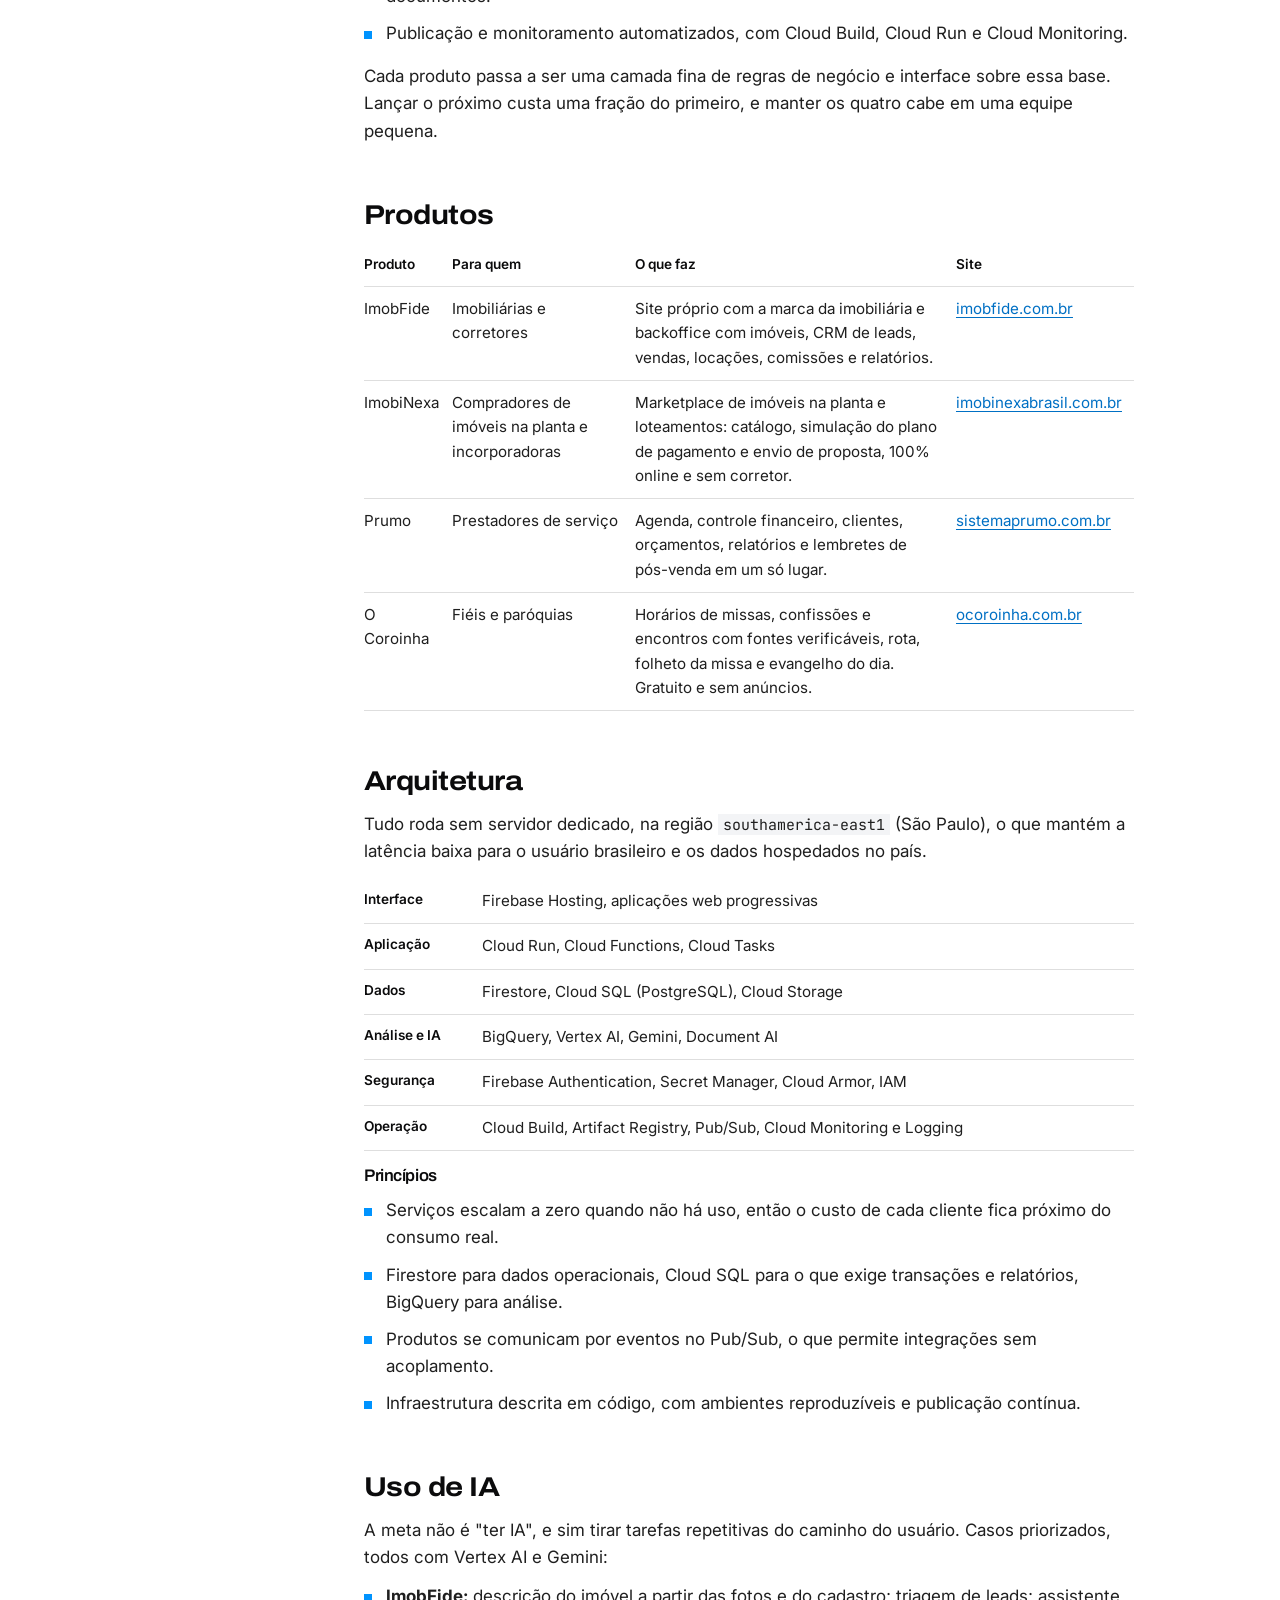
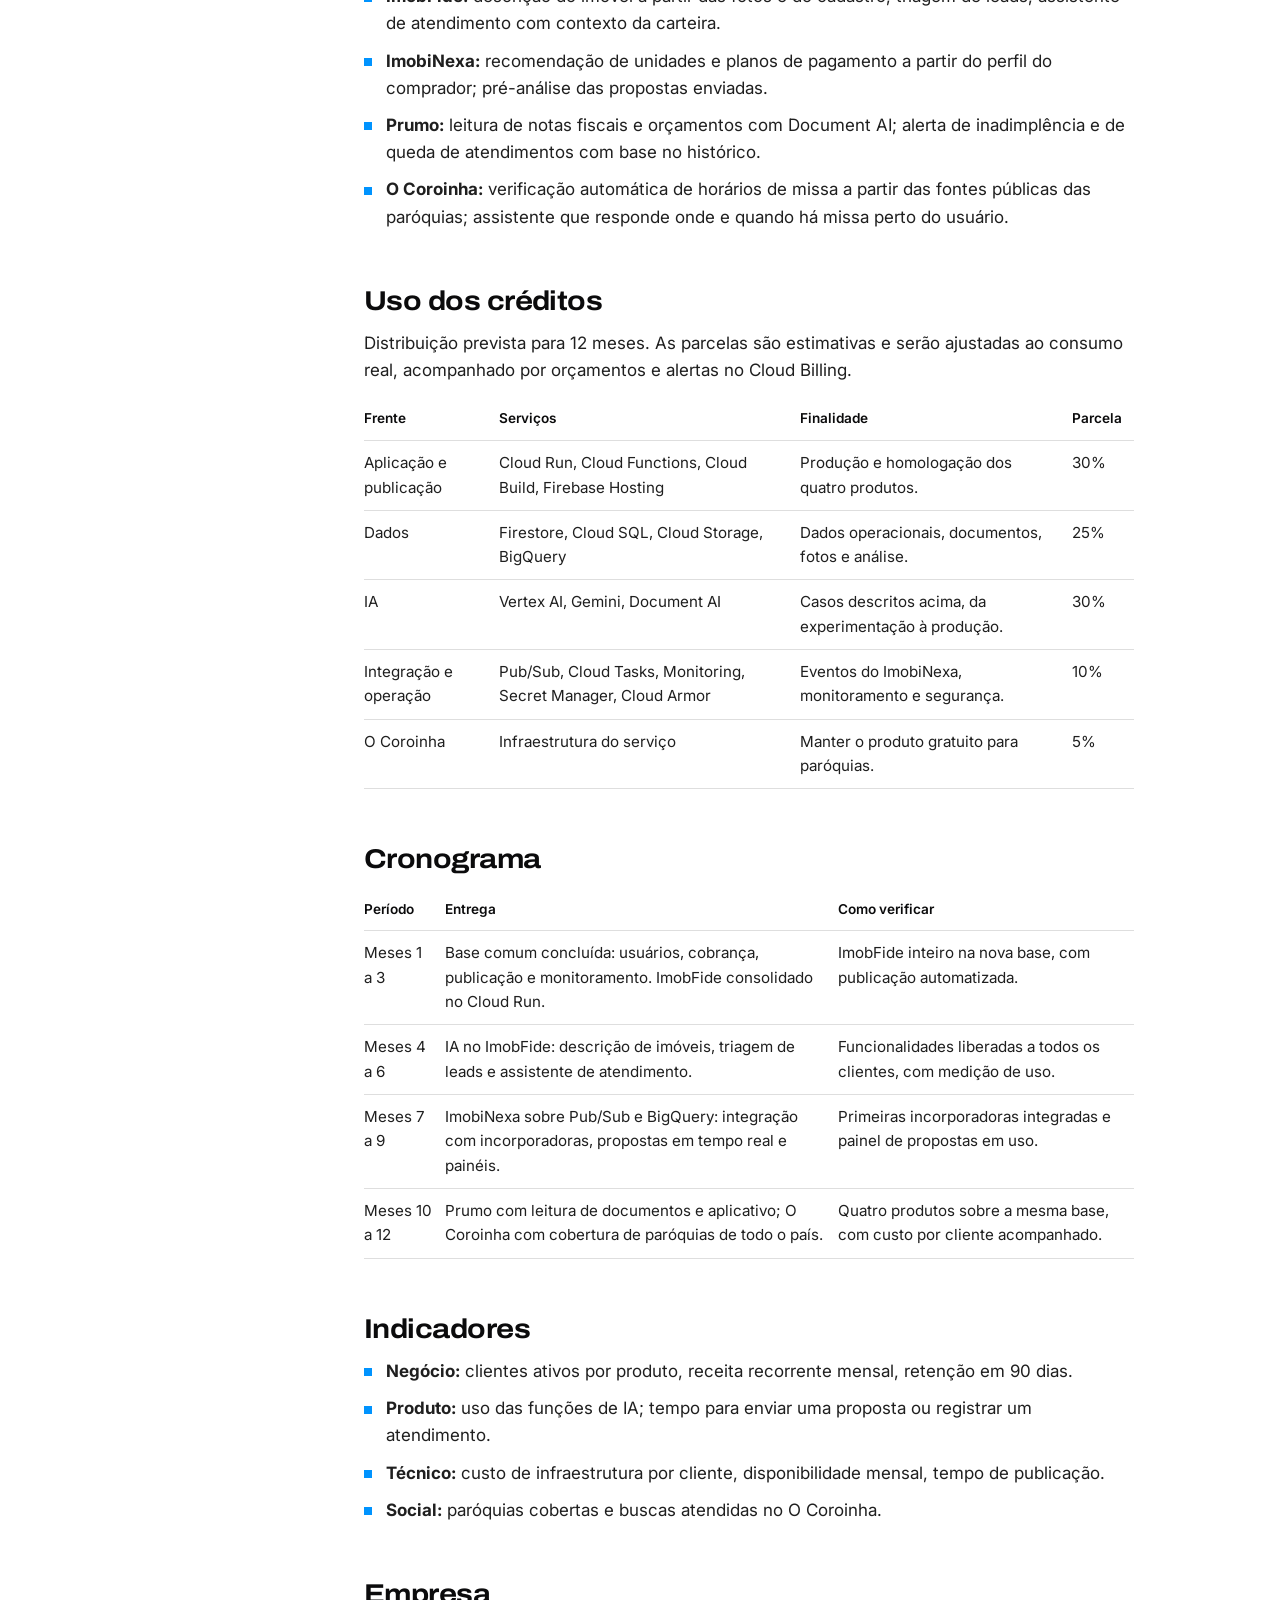
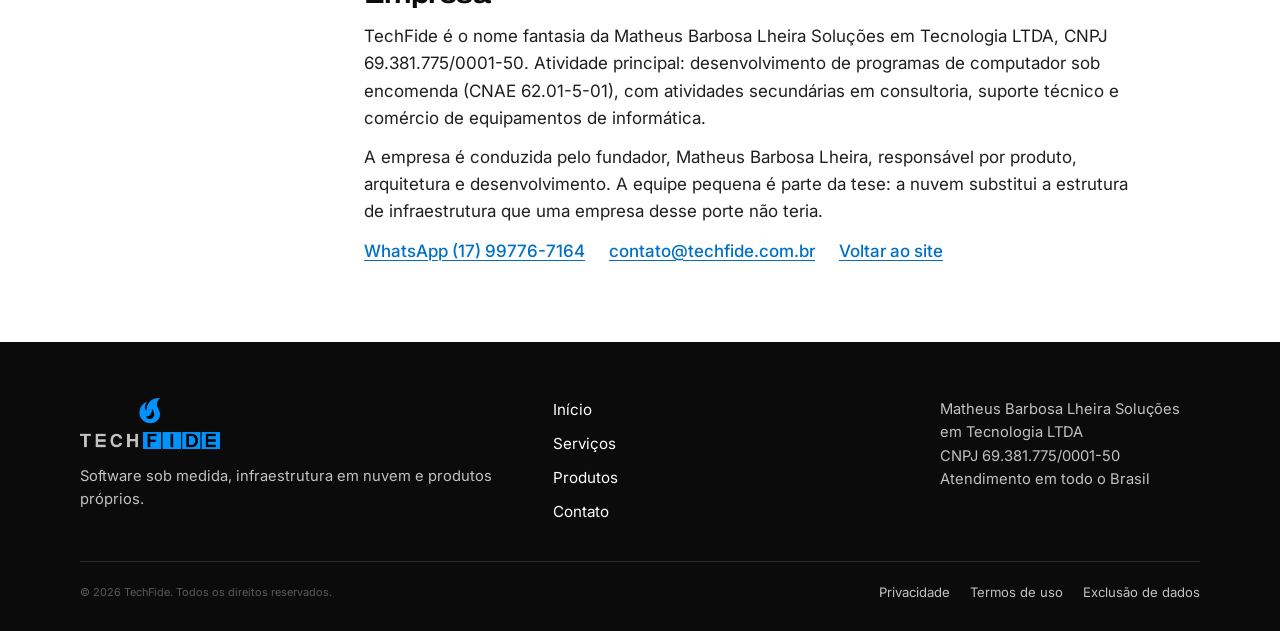
<file: proposta-cloud.html>
<!doctype html>
<html lang="pt-BR">
  <head>
    <meta charset="utf-8" />
    <meta name="viewport" content="width=device-width, initial-scale=1" />
    <title>Proposta para o programa de créditos em nuvem — TechFide</title>
    <meta
      name="description"
      content="Proposta da TechFide ao programa de créditos do Google Cloud: uma base técnica comum para produtos voltados a imobiliárias, construtoras e paróquias, com uso de IA em tarefas concretas."
    />
    <meta name="theme-color" content="#ffffff" />
    <meta name="robots" content="index, follow" />
    <link rel="canonical" href="https://techfide.com.br/proposta-cloud.html" />
    <meta property="og:type" content="article" />
    <meta property="og:locale" content="pt_BR" />
    <meta property="og:site_name" content="TechFide" />
    <meta property="og:title" content="Proposta para o programa de créditos em nuvem — TechFide" />
    <meta property="og:url" content="https://techfide.com.br/proposta-cloud.html" />
    <meta property="og:image" content="https://techfide.com.br/assets/og-image.png" />
    <link rel="icon" href="favicon.ico" sizes="any" />
    <link rel="icon" href="assets/favicon-192.png" type="image/png" sizes="192x192" />
    <link rel="apple-touch-icon" href="assets/apple-touch-icon.png" />
    <link rel="preconnect" href="https://fonts.googleapis.com" />
    <link rel="preconnect" href="https://fonts.gstatic.com" crossorigin />
    <link
      href="https://fonts.googleapis.com/css2?family=Archivo:wdth,wght@62..125,400..800&family=Inter:wght@400;500;600&family=JetBrains+Mono:wght@400;500&display=swap"
      rel="stylesheet"
    />
    <link rel="stylesheet" href="styles.css" />
  </head>
  <body>
    <a class="skip-link" href="#conteudo">Pular para o conteúdo</a>

    <header class="topo">
      <div class="wrap topo-linha">
        <a class="marca" href="index.html" aria-label="TechFide, página inicial">
          <img src="assets/logo-full.webp" alt="TechFide" width="150" height="55" />
        </a>
        <button class="menu-botao" aria-expanded="false" aria-controls="menu" aria-label="Menu">Menu</button>
        <nav id="menu" class="menu" aria-label="Principal">
          <a href="index.html">Início</a>
          <a href="index.html#servicos">Serviços</a>
          <a href="index.html#produtos">Produtos</a>
          <a href="index.html#contato">Contato</a>
        </nav>
      </div>
    </header>

    <main id="conteudo">
      <section class="doc-cabecalho">
        <div class="wrap">
          <p class="rotulo"><b>TF</b> Proposta de inovação · Google Cloud</p>
          <h1>Proposta para o programa de créditos em nuvem do Google Cloud</h1>
          <p class="abertura-resumo">
            Como a TechFide pretende usar créditos em nuvem para consolidar uma base técnica
            comum aos seus produtos, colocar inteligência artificial em tarefas do dia a dia de
            imobiliárias e construtoras, e manter gratuito um serviço para paróquias.
          </p>
          <p class="doc-meta">
            TechFide · Matheus Barbosa Lheira Soluções em Tecnologia LTDA · CNPJ 69.381.775/0001-50 ·
            outubro de 2026
          </p>
        </div>
      </section>

      <div class="wrap doc">
        <nav class="doc-indice" aria-label="Seções">
          <a href="#resumo">Resumo</a>
          <a href="#problema">O problema</a>
          <a href="#solucao">A solução</a>
          <a href="#produtos">Produtos</a>
          <a href="#arquitetura">Arquitetura</a>
          <a href="#ia">Uso de IA</a>
          <a href="#creditos">Uso dos créditos</a>
          <a href="#cronograma">Cronograma</a>
          <a href="#indicadores">Indicadores</a>
          <a href="#empresa">Empresa</a>
        </nav>

        <div class="doc-corpo">
          <section id="resumo">
            <h2>Resumo</h2>
            <p>
              A TechFide é uma software house de desenvolvimento e infraestrutura em nuvem que mantém quatro produtos
              próprios: ImobFide e ImobiNexa, para o mercado imobiliário; Prumo, para prestadores de
              serviço; e O Coroinha, um serviço gratuito para a comunidade católica. Todos rodam no Google Cloud.
            </p>
            <p>
              O pedido de créditos tem três objetivos: concluir a base técnica comum aos produtos,
              para que uma equipe pequena consiga operar todos com segurança; adicionar
              funcionalidades de IA que resolvam tarefas concretas dos usuários; e sustentar O
              Coroinha sem cobrar de quem usa.
            </p>
          </section>

          <section id="problema">
            <h2>O problema</h2>
            <p>
              Imobiliárias, escritórios de engenharia e pequenas construtoras do interior ainda
              trabalham com planilhas, papel e grupos de mensagens. Os sistemas disponíveis no
              mercado cobram licença fixa, exigem treinamento longo e foram desenhados para
              operações grandes. O resultado é que o dado fica preso, o processo depende de
              pessoas e as decisões são tomadas sem informação.
            </p>
            <p>
              No terceiro setor a situação é parecida. Paróquias organizam dezenas de voluntários
              com cartazes e mensagens, e não existe ferramenta dedicada e gratuita para isso.
            </p>
          </section>

          <section id="solucao">
            <h2>A solução</h2>
            <p>
              Em vez de construir cada produto do zero, mantemos uma base comum que concentra o
              que todo sistema desse tipo precisa e que costuma consumir a maior parte do esforço
              de uma equipe pequena:
            </p>
            <ul>
              <li>Cadastro de usuários e separação de dados por cliente, com Firebase Authentication.</li>
              <li>Planos e cobrança, integrados a meios de pagamento brasileiros.</li>
              <li>Armazenamento e eventos compartilhados, com Firestore, Cloud SQL, Pub/Sub e BigQuery.</li>
              <li>Funções de IA reutilizáveis, com Vertex AI e Gemini: gerar texto, classificar, extrair dados de documentos.</li>
              <li>Publicação e monitoramento automatizados, com Cloud Build, Cloud Run e Cloud Monitoring.</li>
            </ul>
            <p>
              Cada produto passa a ser uma camada fina de regras de negócio e interface sobre essa
              base. Lançar o próximo custa uma fração do primeiro, e manter os quatro cabe em uma
              equipe pequena.
            </p>
          </section>

          <section id="produtos">
            <h2>Produtos</h2>
            <div class="tabela">
              <table>
                <thead>
                  <tr><th>Produto</th><th>Para quem</th><th>O que faz</th><th>Site</th></tr>
                </thead>
                <tbody>
                  <tr>
                    <td>ImobFide</td>
                    <td>Imobiliárias e corretores</td>
                    <td>Site próprio com a marca da imobiliária e backoffice com imóveis, CRM de leads, vendas, locações, comissões e relatórios.</td>
                    <td><a href="https://imobfide.com.br" target="_blank" rel="noopener noreferrer">imobfide.com.br</a></td>
                  </tr>
                  <tr>
                    <td>ImobiNexa</td>
                    <td>Compradores de imóveis na planta e incorporadoras</td>
                    <td>Marketplace de imóveis na planta e loteamentos: catálogo, simulação do plano de pagamento e envio de proposta, 100% online e sem corretor.</td>
                    <td><a href="https://imobinexabrasil.com.br" target="_blank" rel="noopener noreferrer">imobinexabrasil.com.br</a></td>
                  </tr>
                  <tr>
                    <td>Prumo</td>
                    <td>Prestadores de serviço</td>
                    <td>Agenda, controle financeiro, clientes, orçamentos, relatórios e lembretes de pós-venda em um só lugar.</td>
                    <td><a href="https://sistemaprumo.com.br" target="_blank" rel="noopener noreferrer">sistemaprumo.com.br</a></td>
                  </tr>
                  <tr>
                    <td>O Coroinha</td>
                    <td>Fiéis e paróquias</td>
                    <td>Horários de missas, confissões e encontros com fontes verificáveis, rota, folheto da missa e evangelho do dia. Gratuito e sem anúncios.</td>
                    <td><a href="https://ocoroinha.com.br" target="_blank" rel="noopener noreferrer">ocoroinha.com.br</a></td>
                  </tr>
                </tbody>
              </table>
            </div>
          </section>

          <section id="arquitetura">
            <h2>Arquitetura</h2>
            <p>
              Tudo roda sem servidor dedicado, na região <code>southamerica-east1</code> (São
              Paulo), o que mantém a latência baixa para o usuário brasileiro e os dados
              hospedados no país.
            </p>
            <div class="tabela">
              <table>
                <tbody>
                  <tr><th>Interface</th><td>Firebase Hosting, aplicações web progressivas</td></tr>
                  <tr><th>Aplicação</th><td>Cloud Run, Cloud Functions, Cloud Tasks</td></tr>
                  <tr><th>Dados</th><td>Firestore, Cloud SQL (PostgreSQL), Cloud Storage</td></tr>
                  <tr><th>Análise e IA</th><td>BigQuery, Vertex AI, Gemini, Document AI</td></tr>
                  <tr><th>Segurança</th><td>Firebase Authentication, Secret Manager, Cloud Armor, IAM</td></tr>
                  <tr><th>Operação</th><td>Cloud Build, Artifact Registry, Pub/Sub, Cloud Monitoring e Logging</td></tr>
                </tbody>
              </table>
            </div>
            <h3>Princípios</h3>
            <ul>
              <li>Serviços escalam a zero quando não há uso, então o custo de cada cliente fica próximo do consumo real.</li>
              <li>Firestore para dados operacionais, Cloud SQL para o que exige transações e relatórios, BigQuery para análise.</li>
              <li>Produtos se comunicam por eventos no Pub/Sub, o que permite integrações sem acoplamento.</li>
              <li>Infraestrutura descrita em código, com ambientes reproduzíveis e publicação contínua.</li>
            </ul>
          </section>

          <section id="ia">
            <h2>Uso de IA</h2>
            <p>
              A meta não é "ter IA", e sim tirar tarefas repetitivas do caminho do usuário. Casos
              priorizados, todos com Vertex AI e Gemini:
            </p>
            <ul>
              <li><strong>ImobFide:</strong> descrição do imóvel a partir das fotos e do cadastro; triagem de leads; assistente de atendimento com contexto da carteira.</li>
              <li><strong>ImobiNexa:</strong> recomendação de unidades e planos de pagamento a partir do perfil do comprador; pré-análise das propostas enviadas.</li>
              <li><strong>Prumo:</strong> leitura de notas fiscais e orçamentos com Document AI; alerta de inadimplência e de queda de atendimentos com base no histórico.</li>
              <li><strong>O Coroinha:</strong> verificação automática de horários de missa a partir das fontes públicas das paróquias; assistente que responde onde e quando há missa perto do usuário.</li>
            </ul>
          </section>

          <section id="creditos">
            <h2>Uso dos créditos</h2>
            <p>
              Distribuição prevista para 12 meses. As parcelas são estimativas e serão ajustadas
              ao consumo real, acompanhado por orçamentos e alertas no Cloud Billing.
            </p>
            <div class="tabela">
              <table>
                <thead>
                  <tr><th>Frente</th><th>Serviços</th><th>Finalidade</th><th>Parcela</th></tr>
                </thead>
                <tbody>
                  <tr><td>Aplicação e publicação</td><td>Cloud Run, Cloud Functions, Cloud Build, Firebase Hosting</td><td>Produção e homologação dos quatro produtos.</td><td>30%</td></tr>
                  <tr><td>Dados</td><td>Firestore, Cloud SQL, Cloud Storage, BigQuery</td><td>Dados operacionais, documentos, fotos e análise.</td><td>25%</td></tr>
                  <tr><td>IA</td><td>Vertex AI, Gemini, Document AI</td><td>Casos descritos acima, da experimentação à produção.</td><td>30%</td></tr>
                  <tr><td>Integração e operação</td><td>Pub/Sub, Cloud Tasks, Monitoring, Secret Manager, Cloud Armor</td><td>Eventos do ImobiNexa, monitoramento e segurança.</td><td>10%</td></tr>
                  <tr><td>O Coroinha</td><td>Infraestrutura do serviço</td><td>Manter o produto gratuito para paróquias.</td><td>5%</td></tr>
                </tbody>
              </table>
            </div>
          </section>

          <section id="cronograma">
            <h2>Cronograma</h2>
            <div class="tabela">
              <table>
                <thead>
                  <tr><th>Período</th><th>Entrega</th><th>Como verificar</th></tr>
                </thead>
                <tbody>
                  <tr><td>Meses 1 a 3</td><td>Base comum concluída: usuários, cobrança, publicação e monitoramento. ImobFide consolidado no Cloud Run.</td><td>ImobFide inteiro na nova base, com publicação automatizada.</td></tr>
                  <tr><td>Meses 4 a 6</td><td>IA no ImobFide: descrição de imóveis, triagem de leads e assistente de atendimento.</td><td>Funcionalidades liberadas a todos os clientes, com medição de uso.</td></tr>
                  <tr><td>Meses 7 a 9</td><td>ImobiNexa sobre Pub/Sub e BigQuery: integração com incorporadoras, propostas em tempo real e painéis.</td><td>Primeiras incorporadoras integradas e painel de propostas em uso.</td></tr>
                  <tr><td>Meses 10 a 12</td><td>Prumo com leitura de documentos e aplicativo; O Coroinha com cobertura de paróquias de todo o país.</td><td>Quatro produtos sobre a mesma base, com custo por cliente acompanhado.</td></tr>
                </tbody>
              </table>
            </div>
          </section>

          <section id="indicadores">
            <h2>Indicadores</h2>
            <ul>
              <li><strong>Negócio:</strong> clientes ativos por produto, receita recorrente mensal, retenção em 90 dias.</li>
              <li><strong>Produto:</strong> uso das funções de IA; tempo para enviar uma proposta ou registrar um atendimento.</li>
              <li><strong>Técnico:</strong> custo de infraestrutura por cliente, disponibilidade mensal, tempo de publicação.</li>
              <li><strong>Social:</strong> paróquias cobertas e buscas atendidas no O Coroinha.</li>
            </ul>
          </section>

          <section id="empresa">
            <h2>Empresa</h2>
            <p>
              TechFide é o nome fantasia da Matheus Barbosa Lheira Soluções em Tecnologia LTDA,
              CNPJ 69.381.775/0001-50. Atividade principal:
              desenvolvimento de programas de computador sob encomenda (CNAE 62.01-5-01), com
              atividades secundárias em consultoria, suporte técnico e comércio de equipamentos de
              informática.
            </p>
            <p>
              A empresa é conduzida pelo fundador, Matheus Barbosa Lheira, responsável por produto,
              arquitetura e desenvolvimento. A equipe pequena é parte da tese: a nuvem substitui a
              estrutura de infraestrutura que uma empresa desse porte não teria.
            </p>
            <p class="doc-acoes">
              <a href="https://wa.me/5517997767164?text=Ol%C3%A1%2C%20TechFide.%20Vi%20a%20proposta%20de%20inova%C3%A7%C3%A3o%20em%20nuvem." target="_blank" rel="noopener noreferrer">WhatsApp (17) 99776-7164</a>
              <a href="mailto:contato@techfide.com.br?subject=Proposta%20de%20inova%C3%A7%C3%A3o%20em%20nuvem">contato@techfide.com.br</a>
              <a href="index.html">Voltar ao site</a>
            </p>
          </section>
        </div>
      </div>
    </main>

    <footer class="rodape">
      <div class="wrap rodape-grade">
        <div>
          <img src="assets/logo-full.webp" alt="TechFide" width="140" height="51" loading="lazy" />
          <p>Software sob medida, infraestrutura em nuvem e produtos próprios.</p>
        </div>
        <nav aria-label="Rodapé">
          <a href="index.html">Início</a>
          <a href="index.html#servicos">Serviços</a>
          <a href="index.html#produtos">Produtos</a>
          <a href="index.html#contato">Contato</a>
        </nav>
        <div class="rodape-empresa">
          <p>Matheus Barbosa Lheira Soluções em Tecnologia LTDA</p>
          <p>CNPJ 69.381.775/0001-50</p>
          <p>Atendimento em todo o Brasil</p>
        </div>
      </div>
      <div class="wrap rodape-base">
        <small>© <span id="ano">2026</span> TechFide. Todos os direitos reservados.</small>
        <nav class="rodape-legal" aria-label="Documentos legais">
          <a href="/privacidade/">Privacidade</a>
          <a href="/termos/">Termos de uso</a>
          <a href="/exclusao-de-dados/">Exclusão de dados</a>
        </nav>
      </div>
    </footer>

    <script src="script.js"></script>
  </body>
</html>
</file>
<file: styles.css>
/* TechFide — folha de estilos
   Cores do logotipo: azul #0093FE, preto, cinza #C2C2C2
   Motivo visual: as letras em caixas azuis do wordmark */

:root {
  --azul: #0093fe;
  --azul-escuro: #0070c4;
  --azul-claro: #e6f3ff;
  --preto: #0b0b0c;
  --grafite: #151517;
  --texto: #1f1f1f;
  --texto-suave: #5a5a5a;
  --cinza: #c2c2c2;
  --cinza-claro: #f3f4f6;
  --linha: #dedede;
  --linha-escura: #2a2a2d;
  --branco: #ffffff;
  --titulo: "Archivo", "Inter", system-ui, sans-serif;
  --corpo: "Inter", system-ui, -apple-system, "Segoe UI", sans-serif;
  --mono: "JetBrains Mono", ui-monospace, SFMono-Regular, Menlo, monospace;
  --largura: 1120px;
}

* {
  box-sizing: border-box;
  margin: 0;
  padding: 0;
}

html {
  scroll-padding-top: 88px;
}

body {
  font-family: var(--corpo);
  color: var(--texto);
  background: var(--branco);
  line-height: 1.6;
  font-size: 1.0625rem;
  -webkit-font-smoothing: antialiased;
}

img {
  max-width: 100%;
  height: auto;
  display: block;
}

a {
  color: var(--azul-escuro);
  text-decoration: underline;
  text-decoration-thickness: 1px;
  text-underline-offset: 3px;
}

a:hover {
  color: var(--azul);
}

ul,
ol {
  list-style: none;
}

h1,
h2,
h3 {
  font-family: var(--titulo);
  color: var(--preto);
  line-height: 1.08;
  letter-spacing: -0.025em;
  font-weight: 700;
}

h2 {
  font-size: clamp(1.9rem, 3.4vw, 2.6rem);
  font-stretch: 112%;
  letter-spacing: -0.02em;
}

h2 small {
  display: block;
  font-family: var(--mono);
  font-size: 0.78rem;
  font-weight: 500;
  font-stretch: 100%;
  letter-spacing: 0.08em;
  color: var(--azul);
  margin-bottom: 14px;
}

h3 {
  font-size: 1.2rem;
  font-weight: 600;
}

p {
  color: var(--texto);
}

.wrap {
  width: min(var(--largura), calc(100% - 40px));
  margin: 0 auto;
}

.skip-link {
  position: absolute;
  left: -999px;
  top: 0;
  background: var(--preto);
  color: var(--branco);
  padding: 8px 16px;
  z-index: 1000;
}

.skip-link:focus {
  left: 16px;
  top: 16px;
}

/* Animação de entrada --------------------------------------------- */

.surge {
  opacity: 0;
  transform: translateY(14px);
  transition: opacity 0.6s ease, transform 0.6s ease;
}

.surge.visto {
  opacity: 1;
  transform: none;
}

@media (prefers-reduced-motion: reduce) {
  .surge {
    opacity: 1;
    transform: none;
    transition: none;
  }
}

/* Componentes reutilizados ------------------------------------------- */

.caixa {
  display: inline-grid;
  place-items: center;
  width: 34px;
  height: 34px;
  background: var(--azul);
  color: var(--preto);
  font-family: var(--titulo);
  font-weight: 800;
  font-size: 1rem;
  letter-spacing: -0.02em;
  flex: none;
}

.rotulo {
  display: inline-flex;
  align-items: center;
  gap: 10px;
  font-size: 0.85rem;
  font-weight: 500;
  color: var(--texto-suave);
  letter-spacing: 0.02em;
}

.rotulo b {
  display: inline-grid;
  place-items: center;
  width: 26px;
  height: 26px;
  background: var(--azul);
  color: var(--preto);
  font-family: var(--titulo);
  font-weight: 800;
  font-size: 0.75rem;
}

.rotulo-claro {
  color: var(--cinza);
}

.botao {
  display: inline-block;
  background: var(--azul);
  color: var(--preto);
  text-decoration: none;
  font-weight: 600;
  padding: 14px 24px;
  transition: background 0.15s ease, color 0.15s ease, transform 0.15s ease;
}

.botao:hover {
  background: var(--branco);
  color: var(--preto);
  transform: translateY(-1px);
}

.seta {
  text-decoration: none;
  font-weight: 500;
}

.seta::after {
  content: "\00a0→";
  display: inline-block;
  transition: transform 0.15s ease;
}

.seta:hover::after {
  transform: translateX(4px);
}

.seta-clara {
  color: var(--branco);
}

.seta-clara:hover {
  color: var(--azul);
}

/* Topo -------------------------------------------------------------- */

.topo {
  position: sticky;
  top: 0;
  z-index: 50;
  background: var(--preto);
  border-bottom: 1px solid transparent;
  transition: background 0.25s ease, border-color 0.25s ease, box-shadow 0.25s ease;
}

.topo.rolou {
  background: rgba(11, 11, 12, 0.86);
  backdrop-filter: blur(10px);
  -webkit-backdrop-filter: blur(10px);
  border-bottom-color: var(--linha-escura);
  box-shadow: 0 1px 0 rgba(0, 147, 254, 0.25), 0 12px 32px rgba(0, 0, 0, 0.35);
}

.topo-linha {
  display: flex;
  align-items: center;
  justify-content: space-between;
  gap: 24px;
  min-height: 72px;
}

.marca img {
  width: 150px;
}

.menu {
  display: flex;
  align-items: center;
  gap: 28px;
}

.menu a {
  color: var(--cinza);
  text-decoration: none;
  font-weight: 500;
  font-size: 0.95rem;
  transition: color 0.15s ease;
}

.menu a:hover,
.menu a.ativo {
  color: var(--branco);
}

.menu .menu-destaque {
  background: var(--azul);
  color: var(--preto);
  padding: 9px 16px;
}

.menu .menu-destaque:hover {
  background: var(--branco);
  color: var(--preto);
}

.menu-botao {
  display: none;
  font: inherit;
  font-weight: 500;
  background: none;
  border: 1px solid var(--linha-escura);
  padding: 8px 14px;
  cursor: pointer;
  color: var(--branco);
}

/* Abertura ---------------------------------------------------------- */

.abertura {
  position: relative;
  background: var(--preto);
  color: var(--branco);
  padding: clamp(56px, 8vw, 112px) 0 0;
  overflow: hidden;
}

.malha {
  position: absolute;
  inset: 0;
  width: 100%;
  height: 100%;
  display: block;
  pointer-events: none;
}

.abertura-conteudo {
  position: relative;
  z-index: 1;
}

.abertura .rotulo {
  margin-bottom: 28px;
}

.abertura h1 {
  color: var(--branco);
  font-size: clamp(2.4rem, 6vw, 4.8rem);
  max-width: 14ch;
  margin-bottom: 26px;
}

.abertura-resumo {
  font-size: clamp(1.1rem, 1.7vw, 1.3rem);
  max-width: 46ch;
  color: var(--cinza);
  margin-bottom: 36px;
}

.abertura-links {
  display: flex;
  flex-wrap: wrap;
  align-items: center;
  gap: 28px;
}

.fatos {
  position: relative;
  z-index: 1;
  display: grid;
  grid-template-columns: repeat(4, 1fr);
  border-top: 1px solid var(--linha-escura);
  margin-top: clamp(56px, 8vw, 96px);
}

.fatos div {
  padding: 22px 20px 26px 0;
  border-right: 1px solid var(--linha-escura);
}

.fatos div + div {
  padding-left: 20px;
}

.fatos div:last-child {
  border-right: 0;
}

.fatos span {
  display: block;
  font-family: var(--mono);
  font-size: 0.74rem;
  letter-spacing: 0.04em;
  color: var(--cinza);
  opacity: 0.8;
  margin-bottom: 6px;
}

.fatos strong {
  font-family: var(--titulo);
  font-weight: 600;
  color: var(--branco);
  font-size: 1.05rem;
}

/* Faixa de tecnologias ----------------------------------------------- */

.faixa {
  background: var(--grafite);
  border-top: 1px solid var(--linha-escura);
  border-bottom: 1px solid var(--linha-escura);
  overflow: hidden;
  padding: 14px 0;
}

.faixa-trilho {
  display: flex;
  width: max-content;
  animation: deslizar 48s linear infinite;
}

.faixa:hover .faixa-trilho {
  animation-play-state: paused;
}

.faixa ul {
  display: flex;
  flex: none;
}

.faixa li {
  font-family: var(--mono);
  font-size: 0.8rem;
  color: var(--cinza);
  padding: 0 28px;
  white-space: nowrap;
  position: relative;
}

.faixa li::after {
  content: "";
  position: absolute;
  right: -3px;
  top: 50%;
  width: 6px;
  height: 6px;
  background: var(--azul);
  transform: translateY(-50%);
}

@keyframes deslizar {
  from {
    transform: translateX(0);
  }
  to {
    transform: translateX(-50%);
  }
}

@media (prefers-reduced-motion: reduce) {
  .faixa-trilho {
    animation: none;
  }
}

/* Blocos ------------------------------------------------------------ */

.bloco {
  padding: clamp(64px, 8vw, 112px) 0;
}

.bloco-cinza {
  background: var(--cinza-claro);
}

.bloco-preto {
  background: var(--preto);
}

.bloco-preto h2,
.bloco-preto h3,
.bloco-preto p {
  color: var(--branco);
}

.bloco-preto .cabecalho p,
.bloco-preto dt {
  color: var(--cinza);
}

.bloco-preto .ficha div {
  border-color: var(--linha-escura);
}

.bloco-preto .ficha dd {
  color: var(--branco);
}

.bloco-preto a {
  color: var(--azul);
}

.bloco-preto a:hover {
  color: var(--branco);
}

.cabecalho {
  display: grid;
  grid-template-columns: minmax(0, 5fr) minmax(0, 7fr);
  gap: 40px;
  align-items: end;
  margin-bottom: clamp(36px, 5vw, 56px);
}

.cabecalho p {
  font-size: 1.15rem;
  color: var(--texto-suave);
  max-width: 52ch;
}

/* Serviços ------------------------------------------------------------ */

.servicos {
  display: grid;
  grid-template-columns: repeat(3, 1fr);
  border-top: 1px solid var(--linha);
  border-left: 1px solid var(--linha);
}

.servicos li {
  padding: 30px 28px 34px;
  border-right: 1px solid var(--linha);
  border-bottom: 1px solid var(--linha);
  transition: background 0.15s ease;
}

.servicos li:hover {
  background: var(--azul-claro);
}

.servicos .caixa {
  margin-bottom: 22px;
}

.servicos h3 {
  margin-bottom: 10px;
}

.servicos p {
  color: var(--texto-suave);
  font-size: 0.98rem;
}

/* Produtos ------------------------------------------------------------ */

.produtos {
  display: grid;
  grid-template-columns: repeat(2, 1fr);
  gap: 24px;
}

.produto a {
  display: block;
  height: 100%;
  background: var(--branco);
  border: 1px solid var(--linha);
  color: inherit;
  text-decoration: none;
  transition: transform 0.2s ease, box-shadow 0.2s ease, border-color 0.2s ease;
}

.produto a:hover {
  transform: translateY(-3px);
  border-color: var(--cor, var(--azul));
  box-shadow: 0 18px 40px rgba(11, 11, 12, 0.08);
}

.tela {
  background: var(--cinza-claro);
  border-bottom: 1px solid var(--linha);
  padding: 22px 22px 0;
}

.tela-barra {
  display: flex;
  align-items: center;
  gap: 6px;
  background: var(--branco);
  border: 1px solid var(--linha);
  border-bottom: 0;
  padding: 8px 12px;
}

.tela-barra i {
  width: 8px;
  height: 8px;
  border-radius: 50%;
  background: var(--linha);
}

.tela-barra span {
  margin-left: auto;
  font-family: var(--mono);
  font-size: 0.68rem;
  color: var(--texto-suave);
}

/* captura real do produto */
.print {
  display: block;
  width: 100%;
  height: auto;
  aspect-ratio: 16 / 10;
  object-fit: cover;
  object-position: top center;
  background: var(--branco);
  border: 1px solid var(--linha);
  border-bottom: 0;
  filter: saturate(0.92);
  transition: filter 0.3s ease;
}

.produto a:hover .print {
  filter: saturate(1);
}

/* texto do produto */
.produto-texto {
  display: grid;
  grid-template-columns: 48px 1fr;
  gap: 16px;
  padding: 24px 26px 28px;
  align-items: start;
}

.produto-texto strong {
  display: block;
  font-family: var(--titulo);
  font-size: 1.4rem;
  font-weight: 700;
  letter-spacing: -0.02em;
  color: var(--preto);
}

.produto-texto em {
  display: block;
  font-style: normal;
  color: var(--texto-suave);
  font-size: 0.9rem;
  margin: 2px 0 10px;
}

.produto-texto p {
  font-size: 0.96rem;
  color: var(--texto);
}

/* ícone da marca de cada produto */
.produto .marca {
  width: 48px;
  height: 48px;
  border-radius: 11px;
  box-shadow: 0 0 0 1px rgba(11, 11, 12, 0.08);
}

.produto .tela {
  border-top: 3px solid var(--cor, var(--azul));
}

.produto-texto em {
  color: var(--cor-texto, var(--texto-suave));
  filter: brightness(0.85);
}

.produto-convite a {
  background: var(--preto);
  border-color: var(--preto);
}

.produto-convite a:hover {
  border-color: var(--azul);
}

.convite {
  min-height: 100%;
  padding: 28px;
  display: grid;
  gap: 18px;
  align-content: center;
}

.convite .rotulo {
  color: var(--cinza);
}

.convite strong {
  font-family: var(--titulo);
  font-weight: 700;
  font-size: 1.5rem;
  line-height: 1.2;
  letter-spacing: -0.02em;
  color: var(--branco);
  max-width: 22ch;
}

.convite .seta {
  color: var(--azul);
}

/* Etapas -------------------------------------------------------------- */

.etapas {
  display: grid;
  grid-template-columns: repeat(4, 1fr);
  gap: 32px;
  counter-reset: etapa;
}

.etapas li {
  counter-increment: etapa;
  padding-top: 20px;
  border-top: 2px solid var(--preto);
}

.etapas li::before {
  content: "0" counter(etapa);
  display: block;
  font-family: var(--titulo);
  font-weight: 700;
  font-size: 2rem;
  letter-spacing: -0.03em;
  color: var(--azul);
  line-height: 1;
  margin-bottom: 18px;
}

.etapas h3 {
  margin-bottom: 8px;
  font-size: 1.1rem;
}

.etapas p {
  color: var(--texto-suave);
  font-size: 0.98rem;
}

/* Arquitetura (SVG) --------------------------------------------------- */

.arquitetura {
  margin: 0 0 clamp(40px, 6vw, 64px);
  border: 1px solid var(--linha-escura);
  background: var(--grafite);
  padding: 20px;
  overflow-x: auto;
}

.arquitetura svg {
  width: 100%;
  min-width: 720px;
  height: auto;
  display: block;
}

.arquitetura .no rect {
  fill: var(--preto);
  stroke: var(--linha-escura);
  stroke-width: 1;
}

.arquitetura .no text {
  fill: var(--branco);
  font-family: var(--titulo);
  font-weight: 600;
  font-size: 15px;
  text-anchor: middle;
}

.arquitetura .no text.sub {
  fill: var(--cinza);
  font-family: var(--mono);
  font-weight: 400;
  font-size: 11px;
}

.arquitetura .no-trilho rect {
  stroke-dasharray: 4 4;
  fill: transparent;
}

.arquitetura .no-trilho text.sub {
  font-size: 12px;
}

.arquitetura .no-azul rect {
  fill: var(--azul);
  stroke: var(--azul);
}

.arquitetura .no-azul text {
  fill: var(--preto);
}

.arquitetura .no-azul text.sub {
  fill: rgba(11, 11, 12, 0.7);
}

/* Colunas e fichas ---------------------------------------------------- */

.colunas {
  display: grid;
  grid-template-columns: minmax(0, 5fr) minmax(0, 7fr);
  gap: 40px;
  align-items: start;
}

.prosa {
  grid-column: 2;
  grid-row: 1;
  max-width: 62ch;
}

.prosa p + p {
  margin-top: 16px;
}

.ficha {
  grid-column: 1;
  grid-row: 1;
}

.ficha div {
  padding: 14px 0;
  border-top: 1px solid var(--linha);
}

.ficha div:last-child {
  border-bottom: 1px solid var(--linha);
}

.ficha dt {
  font-family: var(--mono);
  font-size: 0.72rem;
  text-transform: uppercase;
  letter-spacing: 0.08em;
  color: var(--texto-suave);
  margin-bottom: 2px;
}

.ficha dd {
  font-size: 0.98rem;
  color: var(--preto);
}

/* Contato ------------------------------------------------------------- */

.contato {
  background: var(--azul);
}

.contato h2 {
  color: var(--preto);
  font-size: clamp(2.4rem, 6vw, 4.4rem);
  font-stretch: 118%;
  margin-bottom: 12px;
}

.contato-texto {
  color: var(--preto);
  font-size: 1.2rem;
  margin-bottom: 48px;
  max-width: 40ch;
}

.contato-lista {
  display: grid;
  grid-template-columns: repeat(3, 1fr);
  gap: 32px;
}

.contato-lista li {
  border-top: 1px solid rgba(0, 0, 0, 0.35);
  padding-top: 16px;
}

.contato-lista span {
  display: block;
  color: var(--preto);
  opacity: 0.7;
  font-family: var(--mono);
  font-size: 0.76rem;
  text-transform: uppercase;
  letter-spacing: 0.08em;
  margin-bottom: 6px;
}

.contato-lista a,
.contato-lista strong {
  color: var(--preto);
  font-family: var(--titulo);
  font-weight: 700;
  font-size: 1.35rem;
  letter-spacing: -0.02em;
  text-decoration: none;
  overflow-wrap: anywhere;
}

.contato-lista a:hover {
  color: var(--branco);
}

/* Rodapé -------------------------------------------------------------- */

.rodape {
  background: var(--preto);
  color: var(--cinza);
  padding: 56px 0 28px;
}

.rodape-grade {
  display: grid;
  grid-template-columns: minmax(0, 5fr) minmax(0, 4fr) minmax(0, 3fr);
  gap: 40px;
  padding-bottom: 36px;
  border-bottom: 1px solid var(--linha-escura);
}

.rodape-grade img {
  width: 140px;
  margin-bottom: 16px;
}

.rodape p {
  color: var(--cinza);
  font-size: 0.92rem;
}

.rodape nav {
  display: grid;
  gap: 10px;
  align-content: start;
}

.rodape nav a {
  color: var(--branco);
  text-decoration: none;
  font-size: 0.95rem;
}

.rodape nav a:hover {
  color: var(--azul);
}

.rodape-base {
  padding-top: 20px;
  font-size: 0.82rem;
  color: var(--texto-suave);
  display: flex;
  flex-wrap: wrap;
  align-items: center;
  justify-content: space-between;
  gap: 8px 24px;
}

.rodape .rodape-legal {
  display: flex;
  flex-wrap: wrap;
  gap: 6px 20px;
}

.rodape .rodape-legal a {
  color: var(--cinza);
  font-size: 0.82rem;
  text-decoration: none;
}

.rodape .rodape-legal a:hover,
.rodape .rodape-legal a[aria-current="page"] {
  color: var(--branco);
}

/* Página da proposta -------------------------------------------------- */

.doc-cabecalho {
  padding: clamp(56px, 8vw, 96px) 0 clamp(40px, 5vw, 56px);
  border-bottom: 1px solid var(--linha);
}

.doc-cabecalho .rotulo {
  margin-bottom: 24px;
}

.doc-cabecalho h1 {
  font-size: clamp(2rem, 4.4vw, 3.3rem);
  max-width: 22ch;
  margin-bottom: 24px;
}

.doc-cabecalho .abertura-resumo {
  max-width: 60ch;
  margin-bottom: 0;
  color: var(--texto-suave);
}

.doc-meta {
  color: var(--texto-suave);
  font-size: 0.92rem;
  margin-top: 24px;
}

.doc {
  display: grid;
  grid-template-columns: 220px minmax(0, 1fr);
  gap: 64px;
  padding: clamp(48px, 6vw, 80px) 0;
  min-width: 0;
}

.doc-indice {
  position: sticky;
  top: 96px;
  align-self: start;
  display: grid;
  gap: 2px;
  font-size: 0.92rem;
  counter-reset: indice;
}

.doc-indice a {
  counter-increment: indice;
  color: var(--texto-suave);
  text-decoration: none;
  padding: 6px 0 6px 14px;
  border-left: 2px solid var(--linha);
}

.doc-indice a::before {
  content: counter(indice, decimal-leading-zero) "  ";
  font-family: var(--mono);
  font-weight: 500;
  font-size: 0.74rem;
  color: var(--azul);
}

.doc-indice a:hover,
.doc-indice a.ativo {
  color: var(--preto);
  border-color: var(--azul);
}

.doc-corpo {
  display: grid;
  gap: 56px;
  max-width: 70ch;
  min-width: 0;
}

.doc-corpo section {
  min-width: 0;
}

.doc-corpo h2 {
  font-size: 1.7rem;
  margin-bottom: 14px;
}

.doc-corpo h3 {
  font-size: 1.05rem;
  margin: 24px 0 8px;
}

.doc-corpo p + p {
  margin-top: 12px;
}

.doc-corpo ul {
  margin-top: 12px;
  display: grid;
  gap: 10px;
}

.doc-corpo li {
  color: var(--texto);
  position: relative;
  padding-left: 22px;
}

.doc-corpo li::before {
  content: "";
  position: absolute;
  left: 0;
  top: 0.62em;
  width: 8px;
  height: 8px;
  background: var(--azul);
}

.doc-corpo ul + p,
.doc-corpo .tabela + h3 {
  margin-top: 16px;
}

.doc-corpo code {
  font-family: var(--mono);
  font-size: 0.88em;
  background: var(--cinza-claro);
  padding: 1px 5px;
}

.tabela {
  overflow-x: auto;
  margin-top: 14px;
}

table {
  width: 100%;
  min-width: 560px;
  border-collapse: collapse;
  font-size: 0.95rem;
}

th,
td {
  text-align: left;
  padding: 10px 12px 10px 0;
  border-bottom: 1px solid var(--linha);
  vertical-align: top;
}

th {
  font-weight: 600;
  color: var(--preto);
  font-size: 0.85rem;
}

td {
  color: var(--texto);
}

.doc-acoes {
  display: flex;
  flex-wrap: wrap;
  gap: 24px;
  margin-top: 20px;
  font-weight: 500;
}

/* Documentos legais --------------------------------------------------- */

.so-leitor {
  position: absolute;
  width: 1px;
  height: 1px;
  margin: -1px;
  padding: 0;
  overflow: hidden;
  clip: rect(0 0 0 0);
  white-space: nowrap;
  border: 0;
}

.doc-corpo ol {
  margin-top: 12px;
  display: grid;
  gap: 12px;
  counter-reset: passo;
}

.doc-corpo ol + p {
  margin-top: 16px;
}

.doc-corpo ol li {
  counter-increment: passo;
  padding-left: 34px;
}

.doc-corpo ol li::before {
  content: counter(passo, decimal-leading-zero);
  top: 0.14em;
  width: auto;
  height: auto;
  background: none;
  font-family: var(--mono);
  font-weight: 500;
  font-size: 0.8rem;
  color: var(--azul-escuro);
}

/* Responsivo ---------------------------------------------------------- */

@media (max-width: 960px) {
  .servicos {
    grid-template-columns: repeat(2, 1fr);
  }

  .etapas,
  .contato-lista {
    grid-template-columns: repeat(2, 1fr);
  }

  .doc {
    grid-template-columns: minmax(0, 1fr);
    gap: 32px;
  }

  .doc-indice {
    position: static;
    display: flex;
    flex-wrap: wrap;
    gap: 6px 10px;
  }

  .doc-indice a {
    border: 1px solid var(--linha);
    padding: 6px 12px;
  }

  .rodape-grade {
    grid-template-columns: 1fr 1fr;
  }
}

@media (max-width: 720px) {
  .cabecalho,
  .colunas {
    grid-template-columns: 1fr;
    gap: 20px;
  }

  .fatos {
    grid-template-columns: 1fr 1fr;
  }

  .fatos div {
    border-right: 0;
    border-bottom: 1px solid var(--linha-escura);
    padding: 16px 0;
  }

  .fatos div + div {
    padding-left: 0;
  }

  .fatos div:nth-child(odd) {
    border-right: 1px solid var(--linha-escura);
    padding-right: 16px;
  }

  .fatos div:nth-child(even) {
    padding-left: 16px;
  }

  .fatos div:nth-last-child(-n + 2) {
    border-bottom: 0;
  }

  .produtos {
    grid-template-columns: 1fr;
  }

  .tela {
    padding: 16px 16px 0;
  }

  .prosa,
  .ficha {
    grid-column: 1;
    grid-row: auto;
  }

  .servicos,
  .etapas,
  .contato-lista {
    grid-template-columns: 1fr;
  }

  .servicos li {
    padding: 24px 20px 28px;
  }

  .etapas {
    gap: 28px;
  }

  .arquitetura {
    padding: 12px;
  }

  .menu-botao {
    display: block;
  }

  .menu {
    display: none;
    position: absolute;
    left: 0;
    right: 0;
    top: 100%;
    flex-direction: column;
    align-items: stretch;
    gap: 0;
    background: var(--preto);
    border-bottom: 1px solid var(--linha-escura);
  }

  .menu.aberto {
    display: flex;
  }

  .menu a {
    padding: 14px 20px;
    border-top: 1px solid var(--linha-escura);
  }

  .menu .menu-destaque {
    padding: 14px 20px;
  }

  .rodape-grade {
    grid-template-columns: 1fr;
    gap: 28px;
  }
}
</file>
